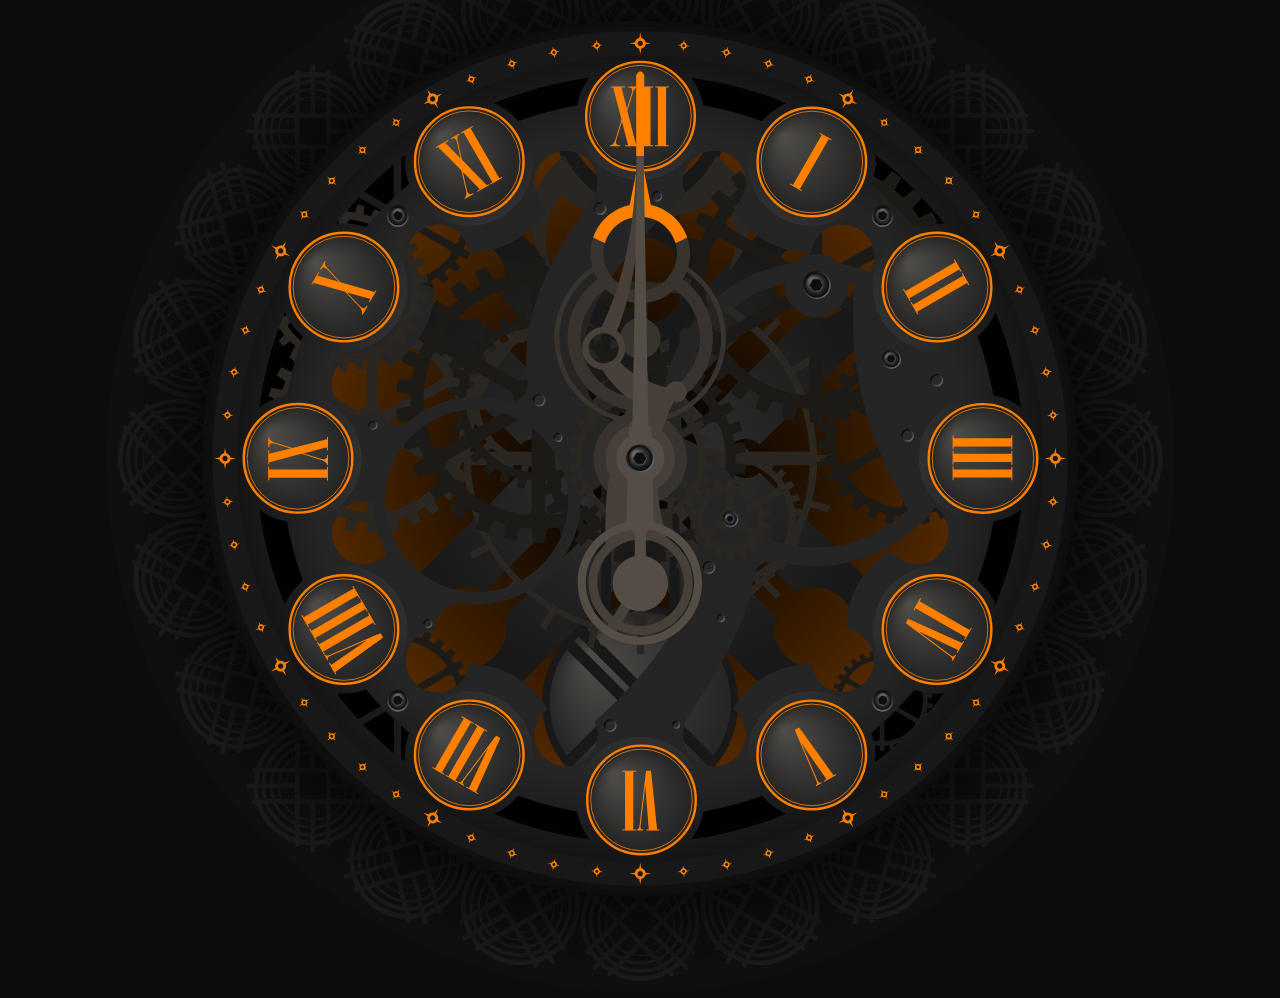
<file: ocolck1/index.html>
<!DOCTYPE html PUBLIC "-//W3C//DTD XHTML 1.0 Transitional//EN" "http://www.w3.org/TR/xhtml1/DTD/xhtml1-transitional.dtd">
<html xmlns="http://www.w3.org/1999/xhtml">
<head>
<meta http-equiv="Content-Type" content="text/html; charset=utf-8" />
<title>无标题文档</title>
</head>
<script src="js.js"></script>
<link rel="stylesheet" href="css.css" type="text/css" />
<body>
<div class="frame">

 <svg xmlns="http://www.w3.org/2000/svg" viewBox="0 0 1315 1315">
 	<defs>
	</defs>
  <g id="backdrop">
    <g id="backdrop_disk">
      <circle cx="657.5" cy="657.5" r="657.5" class="backdrop-disk"/>
      <g id="back_marks">
        <g id="XMLID_5_">
          <path d="M694.8 23.3L592.7 125.4M643.7 101.2L601 143.9M713.3 31.7l-42.7 42.6M721.7 50.2L619.6 152.3M721.7 125.4L619.6 23.3M643.7 74.4L601 31.7M713.3 143.9l-42.7-42.7M694.8 152.3L592.7 50.2" class="st1"/>
          <g transform="matrix(0.7071 -0.7071 0.7071 0.7071 130.4026 490.4157)">
            <ellipse cx="657.2" cy="87.8" class="st1" rx="70.2" ry="70.2"/>
            <ellipse cx="657.2" cy="87.8" class="st2" rx="60.8" ry="60.8"/>
            <ellipse cx="657.2" cy="87.8" class="st3" rx="51.3" ry="51.3"/>
            <ellipse cx="657.2" cy="87.8" class="st4" rx="41.9" ry="41.9"/>
            <ellipse cx="657.2" cy="87.8" class="st5" rx="32.5" ry="32.5"/>
          </g>
        </g>
        <g id="XMLID_6_">
          <path d="M694.8 1162.7l-102.1 102.1M643.7 1240.7l-42.7 42.6M713.3 1171.1l-42.7 42.7M721.7 1189.6l-102.1 102.1M721.7 1264.8l-102.1-102.1M643.7 1213.8l-42.7-42.7M713.3 1283.3l-42.7-42.7M694.8 1291.7l-102.1-102.1" class="st1"/>
          <g transform="matrix(0.7071 -0.7071 0.7071 0.7071 -675.2776 824.1394)">
            <ellipse cx="657.2" cy="1227.2" class="st1" rx="70.2" ry="70.2"/>
            <ellipse cx="657.2" cy="1227.2" class="st2" rx="60.8" ry="60.8"/>
            <ellipse cx="657.2" cy="1227.2" class="st3" rx="51.3" ry="51.3"/>
            <ellipse cx="657.2" cy="1227.2" class="st4" rx="41.9" ry="41.9"/>
            <ellipse cx="657.2" cy="1227.2" class="st5" rx="32.5" ry="32.5"/>
          </g>
        </g>
        <g id="XMLID_8_">
          <path d="M372.6 89.5l-37.3 139.4M367.4 182.5l-15.6 58.3M392.9 87.4l-15.6 58.4M409.4 99.3L372 238.8M447 164.4l-139.5-37.3M354 159.2l-58.4-15.6M449 184.7L390.7 169M437.1 201.2l-139.4-37.4" class="st1"/>
          <g transform="matrix(0.2588 -0.9659 0.9659 0.2588 117.436 481.2928)">
            <ellipse cx="372.3" cy="164.1" class="st1" rx="70.2" ry="70.2"/>
            <ellipse cx="372.3" cy="164.1" class="st2" rx="60.8" ry="60.8"/>
            <ellipse cx="372.3" cy="164.1" class="st3" rx="51.3" ry="51.3"/>
            <ellipse cx="372.3" cy="164.1" class="st4" rx="41.9" ry="41.9"/>
            <ellipse cx="372.3" cy="164.1" class="st5" rx="32.5" ry="32.5"/>
          </g>
        </g>
        <g id="XMLID_7_">
          <path d="M942.3 1076.2L905 1215.7M937.1 1169.2l-15.6 58.4M962.6 1074.2l-15.6 58.3M979.1 1086.1l-37.4 139.4M1016.7 1151.2l-139.5-37.4M923.7 1146l-58.4-15.7M1018.7 1171.4l-58.3-15.6M1006.8 1187.9l-139.4-37.3" class="st1"/>
          <g transform="matrix(0.2588 -0.9659 0.9659 0.2588 -413.4417 1762.9449)">
            <ellipse cx="942" cy="1150.9" class="st1" rx="70.2" ry="70.2"/>
            <ellipse cx="942" cy="1150.9" class="st2" rx="60.8" ry="60.8"/>
            <ellipse cx="942" cy="1150.9" class="st3" rx="51.3" ry="51.3"/>
            <ellipse cx="942" cy="1150.9" class="st4" rx="41.9" ry="41.9"/>
            <ellipse cx="942" cy="1150.9" class="st5" rx="32.5" ry="32.5"/>
          </g>
        </g>
        <g id="XMLID_10_">
          <path d="M126.8 307.8l37.3 139.5M168.7 391l15.7 58.3M143.3 296l15.6 58.3M163.5 298l37.4 139.5M228.6 335.6L89.2 373M145.4 377.6l-58.3 15.6M240.5 352.1l-58.3 15.6M238.5 372.3L99 409.7" class="st1"/>
          <g transform="matrix(0.9659 -0.2588 0.2588 0.9659 -90.867 55.0946)">
            <ellipse cx="163.8" cy="372.6" class="st1" rx="70.2" ry="70.2"/>
            <ellipse cx="163.8" cy="372.6" class="st2" rx="60.8" ry="60.8"/>
            <ellipse cx="163.8" cy="372.6" class="st3" rx="51.3" ry="51.3"/>
            <ellipse cx="163.8" cy="372.6" class="st4" rx="41.9" ry="41.9"/>
            <ellipse cx="163.8" cy="372.6" class="st5" rx="32.5" ry="32.5"/>
          </g>
        </g>
        <g id="XMLID_9_">
          <path d="M1113.5 877.5l37.4 139.5M1155.5 960.7l15.6 58.3M1130 865.7l15.6 58.3M1150.2 867.7l37.4 139.5M1215.4 905.3l-139.5 37.4M1132.2 947.3l-58.3 15.6M1227.3 921.8l-58.4 15.6M1225.2 942l-139.4 37.4" class="st1"/>
          <g transform="matrix(0.9659 -0.2588 0.2588 0.9659 -204.6939 329.8972)">
            <ellipse cx="1150.6" cy="942.4" class="st1" rx="70.2" ry="70.2"/>
            <ellipse cx="1150.6" cy="942.4" class="st2" rx="60.8" ry="60.8"/>
            <ellipse cx="1150.6" cy="942.4" class="st3" rx="51.3" ry="51.3"/>
            <ellipse cx="1150.6" cy="942.4" class="st4" rx="41.9" ry="41.9"/>
            <ellipse cx="1150.6" cy="942.4" class="st5" rx="32.5" ry="32.5"/>
          </g>
        </g>
        <g id="XMLID_12_">
          <path d="M23 619.9L125.1 722M100.9 670.9l42.7 42.7M31.3 601.4L74 644.1M49.9 593L152 695.1M125.1 593L23 695.1M74 670.9l-42.7 42.7M143.6 601.4l-42.7 42.7M152 619.9L49.9 722" class="st1"/>
          <g transform="matrix(0.7071 -0.7071 0.7071 0.7071 -439.2994 254.4375)">
            <ellipse cx="87.5" cy="657.5" class="st1" rx="70.2" ry="70.2"/>
            <ellipse cx="87.5" cy="657.5" class="st2" rx="60.8" ry="60.8"/>
            <ellipse cx="87.5" cy="657.5" class="st3" rx="51.3" ry="51.3"/>
            <ellipse cx="87.5" cy="657.5" class="st4" rx="41.9" ry="41.9"/>
            <ellipse cx="87.5" cy="657.5" class="st5" rx="32.5" ry="32.5"/>
          </g>
        </g>
        <g id="XMLID_11_">
          <path d="M1162.4 619.9L1264.5 722M1240.3 670.9l42.7 42.7M1170.7 601.4l42.7 42.7M1189.3 593l102.1 102.1M1264.5 593l-102.1 102.1M1213.4 670.9l-42.7 42.7M1283 601.4l-42.7 42.7M1291.4 619.9L1189.3 722" class="st1"/>
          <g transform="matrix(0.7071 -0.7071 0.7071 0.7071 -105.5757 1060.1177)">
            <ellipse cx="1226.9" cy="657.5" class="st1" rx="70.2" ry="70.2"/>
            <ellipse cx="1226.9" cy="657.5" class="st2" rx="60.8" ry="60.8"/>
            <ellipse cx="1226.9" cy="657.5" class="st3" rx="51.3" ry="51.3"/>
            <ellipse cx="1226.9" cy="657.5" class="st4" rx="41.9" ry="41.9"/>
            <ellipse cx="1226.9" cy="657.5" class="st5" rx="32.5" ry="32.5"/>
          </g>
        </g>
        <g id="XMLID_14_">
          <path d="M89.2 942l139.4 37.4M182.2 947.3l58.3 15.6M87.1 921.8l58.3 15.6M99 905.3l139.5 37.4M164.1 867.7l-37.3 139.5M158.9 960.7l-15.6 58.3M184.4 865.7L168.7 924M200.9 877.5L163.5 1017" class="st1"/>
          <g transform="matrix(0.2588 -0.9659 0.9659 0.2588 -788.829 856.68)">
            <ellipse cx="163.8" cy="942.4" class="st1" rx="70.2" ry="70.2"/>
            <ellipse cx="163.8" cy="942.4" class="st2" rx="60.8" ry="60.8"/>
            <ellipse cx="163.8" cy="942.4" class="st3" rx="51.3" ry="51.3"/>
            <ellipse cx="163.8" cy="942.4" class="st4" rx="41.9" ry="41.9"/>
            <ellipse cx="163.8" cy="942.4" class="st5" rx="32.5" ry="32.5"/>
          </g>
        </g>
        <g id="XMLID_13_">
          <path d="M1075.9 372.3l139.5 37.4M1168.9 377.6l58.4 15.6M1073.9 352.1l58.3 15.6M1085.8 335.6l139.4 37.4M1150.9 298l-37.4 139.5M1145.6 391l-15.6 58.3M1171.1 296l-15.6 58.3M1187.6 307.8l-37.4 139.5" class="st1"/>
          <g transform="matrix(0.2588 -0.9659 0.9659 0.2588 492.8232 1387.5577)">
            <ellipse cx="1150.6" cy="372.6" class="st1" rx="70.2" ry="70.2"/>
            <ellipse cx="1150.6" cy="372.6" class="st2" rx="60.8" ry="60.8"/>
            <ellipse cx="1150.6" cy="372.6" class="st3" rx="51.3" ry="51.3"/>
            <ellipse cx="1150.6" cy="372.6" class="st4" rx="41.9" ry="41.9"/>
            <ellipse cx="1150.6" cy="372.6" class="st5" rx="32.5" ry="32.5"/>
          </g>
        </g>
        <g id="XMLID_16_">
          <path d="M307.5 1187.9l139.5-37.3M390.7 1146l58.3-15.7M295.6 1171.4l58.4-15.6M297.7 1151.2l139.4-37.4M335.3 1086.1l37.3 139.4M377.3 1169.2l15.6 58.4M351.8 1074.2l15.6 58.3M372 1076.2l37.4 139.5" class="st1"/>
          <g transform="matrix(0.9659 -0.2588 0.2588 0.9659 -285.1817 135.5824)">
            <ellipse cx="372.3" cy="1150.9" class="st1" rx="70.2" ry="70.2"/>
            <ellipse cx="372.3" cy="1150.9" class="st2" rx="60.8" ry="60.8"/>
            <ellipse cx="372.3" cy="1150.9" class="st3" rx="51.3" ry="51.3"/>
            <ellipse cx="372.3" cy="1150.9" class="st4" rx="41.9" ry="41.9"/>
            <ellipse cx="372.3" cy="1150.9" class="st5" rx="32.5" ry="32.5"/>
          </g>
        </g>
        <g id="XMLID_15_">
          <path d="M877.2 201.2l139.5-37.4M960.4 159.2l58.3-15.6M865.3 184.7l58.4-15.7M867.4 164.4l139.4-37.3M905 99.3l37.3 139.5M947 182.5l15.6 58.3M921.5 87.4l15.6 58.4M941.7 89.5l37.4 139.4" class="st1"/>
          <g transform="matrix(0.9659 -0.2588 0.2588 0.9659 -10.3792 249.4093)">
            <ellipse cx="942" cy="164.1" class="st1" rx="70.2" ry="70.2"/>
            <ellipse cx="942" cy="164.1" class="st2" rx="60.8" ry="60.8"/>
            <ellipse cx="942" cy="164.1" class="st3" rx="51.3" ry="51.3"/>
            <ellipse cx="942" cy="164.1" class="st4" rx="41.9" ry="41.9"/>
            <ellipse cx="942" cy="164.1" class="st5" rx="32.5" ry="32.5"/>
          </g>
        </g>
        <g id="XMLID_33_">
          <path d="M529.4 35.2l-72.2 125M500.2 123.7L470 176M549.4 38.4l-30.2 52.3M562.3 54.2l-72.2 125M581.8 126.8L456.7 54.6M493.3 97.7L441 67.5M578.5 146.9l-52.3-30.2M562.7 159.8l-125-72.2" class="st1"/>
          <g transform="matrix(0.5 -0.866 0.866 0.5 162.0211 495.0492)">
            <ellipse cx="509.7" cy="107.2" class="st1" rx="70.2" ry="70.2"/>
            <ellipse cx="509.7" cy="107.2" class="st2" rx="60.8" ry="60.8"/>
            <ellipse cx="509.7" cy="107.2" class="st3" rx="51.3" ry="51.3"/>
            <ellipse cx="509.7" cy="107.2" class="st4" rx="41.9" ry="41.9"/>
            <ellipse cx="509.7" cy="107.2" class="st5" rx="32.5" ry="32.5"/>
          </g>
        </g>
        <g id="XMLID_32_">
          <path d="M824.3 1135.8l-72.2 125M795.1 1224.3l-30.2 52.3M844.3 1139l-30.2 52.3M857.2 1154.8l-72.2 125M876.7 1227.4l-125.1-72.2M788.2 1198.3l-52.3-30.2M873.4 1247.5l-52.3-30.2M857.6 1260.4l-125-72.2" class="st1"/>
          <g transform="matrix(0.5 -0.866 0.866 0.5 -643.6591 1300.7294)">
            <ellipse cx="804.6" cy="1207.8" class="st1" rx="70.2" ry="70.2"/>
            <ellipse cx="804.6" cy="1207.8" class="st2" rx="60.8" ry="60.8"/>
            <ellipse cx="804.6" cy="1207.8" class="st3" rx="51.3" ry="51.3"/>
            <ellipse cx="804.6" cy="1207.8" class="st4" rx="41.9" ry="41.9"/>
            <ellipse cx="804.6" cy="1207.8" class="st5" rx="32.5" ry="32.5"/>
          </g>
        </g>
        <g id="XMLID_31_">
          <path d="M235.3 182.5v144.4M254.3 273.7v60.4M254.3 175.3v60.3M273.4 182.5v144.4M326.5 235.6H182.2M235.3 254.7h-60.4M333.7 254.7h-60.3M326.5 273.7H182.2" class="st1"/>
          <circle cx="254.3" cy="254.7" r="70.2" class="st1"/>
          <circle cx="254.3" cy="254.7" r="60.8" class="st2"/>
          <circle cx="254.3" cy="254.7" r="51.3" class="st3"/>
          <circle cx="254.3" cy="254.7" r="41.9" class="st4"/>
          <circle cx="254.3" cy="254.7" r="32.5" class="st5"/>
        </g>
        <g id="XMLID_30_">
          <path d="M1041 988.1v144.4M1060 1079.4v60.3M1060 980.9v60.4M1079 988.1v144.4M1132.2 1041.3H987.8M1041 1060.3h-60.4M1139.4 1060.3H1079M1132.2 1079.4H987.8" class="st1"/>
          <circle cx="1060" cy="1060.3" r="70.2" class="st1"/>
          <circle cx="1060" cy="1060.3" r="60.8" class="st2"/>
          <circle cx="1060" cy="1060.3" r="51.3" class="st3"/>
          <circle cx="1060" cy="1060.3" r="41.9" class="st4"/>
          <circle cx="1060" cy="1060.3" r="32.5" class="st5"/>
        </g>
        <g id="XMLID_29_">
          <path d="M54.3 457l72.2 125.1M116.4 526.5l30.2 52.3M67.2 441.3l30.2 52.3M87.3 438l72.2 125.1M159.9 457.5l-125 72.2M90.4 519.6l-52.3 30.2M175.7 470.3l-52.3 30.2M178.9 490.4l-125 72.2" class="st1"/>
          <g transform="matrix(0.866 -0.5 0.5 0.866 -240.7038 121.7816)">
            <ellipse cx="106.9" cy="510.1" class="st1" rx="70.2" ry="70.2"/>
            <ellipse cx="106.9" cy="510.1" class="st2" rx="60.8" ry="60.8"/>
            <ellipse cx="106.9" cy="510.1" class="st3" rx="51.3" ry="51.3"/>
            <ellipse cx="106.9" cy="510.1" class="st4" rx="41.9" ry="41.9"/>
            <ellipse cx="106.9" cy="510.1" class="st5" rx="32.5" ry="32.5"/>
          </g>
        </g>
        <g id="XMLID_28_">
          <path d="M1154.9 751.9l72.2 125.1M1217 821.4l30.2 52.3M1167.8 736.2l30.2 52.3M1187.9 732.9L1260 858M1260.5 752.4l-125.1 72.2M1191 814.5l-52.3 30.2M1276.2 765.2l-52.3 30.2M1279.5 785.3l-125 72.2" class="st1"/>
          <g transform="matrix(0.866 -0.5 0.5 0.866 -240.7038 711.5804)">
            <ellipse cx="1207.5" cy="804.9" class="st1" rx="70.2" ry="70.2"/>
            <ellipse cx="1207.5" cy="804.9" class="st2" rx="60.8" ry="60.8"/>
            <ellipse cx="1207.5" cy="804.9" class="st3" rx="51.3" ry="51.3"/>
            <ellipse cx="1207.5" cy="804.9" class="st4" rx="41.9" ry="41.9"/>
            <ellipse cx="1207.5" cy="804.9" class="st5" rx="32.5" ry="32.5"/>
          </g>
        </g>
        <g id="XMLID_27_">
          <path d="M34.9 785.3l125 72.2M123.4 814.5l52.3 30.2M38.1 765.2l52.3 30.2M53.9 752.4l125 72.2M126.5 732.9L54.3 858M97.4 821.4l-30.2 52.3M146.6 736.2l-30.2 52.3M159.5 751.9L87.3 877" class="st1"/>
          <g transform="matrix(0.5 -0.866 0.866 0.5 -643.6591 495.0492)">
            <ellipse cx="106.9" cy="804.9" class="st1" rx="70.2" ry="70.2"/>
            <ellipse cx="106.9" cy="804.9" class="st2" rx="60.8" ry="60.8"/>
            <ellipse cx="106.9" cy="804.9" class="st3" rx="51.3" ry="51.3"/>
            <ellipse cx="106.9" cy="804.9" class="st4" rx="41.9" ry="41.9"/>
            <ellipse cx="106.9" cy="804.9" class="st5" rx="32.5" ry="32.5"/>
          </g>
        </g>
        <g id="XMLID_26_">
          <path d="M1135.4 490.4l125.1 72.2M1223.9 519.6l52.3 30.2M1138.7 470.3l52.3 30.2M1154.5 457.5l125 72.2M1227.1 438l-72.2 125.1M1198 526.5l-30.2 52.3M1247.2 441.3l-30.2 52.3M1260 457l-72.1 125.1" class="st1"/>
          <g transform="matrix(0.5 -0.866 0.866 0.5 162.0211 1300.7294)">
            <ellipse cx="1207.5" cy="510.1" class="st1" rx="70.2" ry="70.2"/>
            <ellipse cx="1207.5" cy="510.1" class="st2" rx="60.8" ry="60.8"/>
            <ellipse cx="1207.5" cy="510.1" class="st3" rx="51.3" ry="51.3"/>
            <ellipse cx="1207.5" cy="510.1" class="st4" rx="41.9" ry="41.9"/>
            <ellipse cx="1207.5" cy="510.1" class="st5" rx="32.5" ry="32.5"/>
          </g>
        </g>
        <g id="XMLID_25_">
          <path d="M182.2 1079.4h144.3M273.4 1060.3h60.3M174.9 1060.3h60.4M182.2 1041.3h144.3M235.3 988.1v144.4M254.3 1079.4v60.3M254.3 980.9v60.4M273.4 988.1v144.4" class="st1"/>
          <circle cx="254.3" cy="1060.3" r="70.2" class="st1"/>
          <circle cx="254.3" cy="1060.3" r="60.8" class="st2"/>
          <circle cx="254.3" cy="1060.3" r="51.3" class="st3"/>
          <circle cx="254.3" cy="1060.3" r="41.9" class="st4"/>
          <circle cx="254.3" cy="1060.3" r="32.5" class="st5"/>
        </g>
        <g id="XMLID_24_">
          <path d="M987.8 273.7h144.4M1079 254.7h60.4M980.6 254.7h60.4M987.8 235.6h144.4M1041 182.5v144.4M1060 273.7v60.4M1060 175.3v60.3M1079 182.5v144.4" class="st1"/>
          <circle cx="1060" cy="254.7" r="70.2" class="st1"/>
          <circle cx="1060" cy="254.7" r="60.8" class="st2"/>
          <circle cx="1060" cy="254.7" r="51.3" class="st3"/>
          <circle cx="1060" cy="254.7" r="41.9" class="st4"/>
          <circle cx="1060" cy="254.7" r="32.5" class="st5"/>
        </g>
        <g id="XMLID_23_">
          <path d="M456.7 1260.4l125.1-72.2M526.2 1198.3l52.3-30.2M441 1247.5l52.3-30.2M437.7 1227.4l125-72.2M457.2 1154.8l72.2 125M519.2 1224.3l30.2 52.3M470 1139l30.2 52.3M490.1 1135.8l72.2 125" class="st1"/>
          <g transform="matrix(0.866 -0.5 0.5 0.866 -535.6033 416.681)">
            <ellipse cx="509.7" cy="1207.8" class="st1" rx="70.2" ry="70.2"/>
            <ellipse cx="509.7" cy="1207.8" class="st2" rx="60.8" ry="60.8"/>
            <ellipse cx="509.7" cy="1207.8" class="st3" rx="51.3" ry="51.3"/>
            <ellipse cx="509.7" cy="1207.8" class="st4" rx="41.9" ry="41.9"/>
            <ellipse cx="509.7" cy="1207.8" class="st5" rx="32.5" ry="32.5"/>
          </g>
        </g>
        <g id="XMLID_22_">
          <path d="M751.6 159.8l125.1-72.2M821.1 97.7l52.3-30.2M735.9 146.9l52.3-30.2M732.6 126.8l125-72.2M752.1 54.2l72.2 125M814.1 123.7l30.2 52.3M764.9 38.4l30.2 52.3M785 35.2l72.2 125" class="st1"/>
          <g transform="matrix(0.866 -0.5 0.5 0.866 54.1956 416.681)">
            <ellipse cx="804.6" cy="107.2" class="st1" rx="70.2" ry="70.2"/>
            <ellipse cx="804.6" cy="107.2" class="st2" rx="60.8" ry="60.8"/>
            <ellipse cx="804.6" cy="107.2" class="st3" rx="51.3" ry="51.3"/>
            <ellipse cx="804.6" cy="107.2" class="st4" rx="41.9" ry="41.9"/>
            <ellipse cx="804.6" cy="107.2" class="st5" rx="32.5" ry="32.5"/>
          </g>
        </g>
        <radialGradient id="SVGID_1_" cx="657.5" cy="657.5" r="640.396" gradientUnits="userSpaceOnUse">
          <stop offset=".7" style="stop-color:#000000"/>
          <stop offset="1" style="stop-color:#000000;stop-opacity:0"/>
        </radialGradient>
        <circle cx="657.5" cy="657.5" r="640.4" class="st6"/>
      </g>
      <radialGradient id="backdrop_glow_gradient" cx="657.5" cy="657.5" r="419.904" gradientUnits="userSpaceOnUse">
        <stop offset="0" style="stop-color:#000000"/>
        <stop offset=".192" style="stop-color:#0A0500"/>
        <stop offset=".524" style="stop-color:#261300"/>
        <stop offset=".954" style="stop-color:#542900"/>
        <stop offset="1" style="stop-color:#592C00"/>
      </radialGradient>
      <circle id="backdrop_glow" cx="657.5" cy="657.5" r="419.9" class="backdrop-glow-gradient"/>
    </g>
  </g>
  <g id="WOS">
    <radialGradient id="SVGID_2_" cx="657.185" cy="657.5" r="292.128" gradientUnits="userSpaceOnUse">
      <stop offset="0" style="stop-color:#333333"/>
      <stop offset="1" style="stop-color:#181818"/>
    </radialGradient>
    <path d="M787 633.3c6.7 0 12.7 2.7 17.1 7.1l145.2-145.2c-8.8-15.9-18.9-31-30.2-45.1-2.1 8.3-6.4 16.1-12.9 22.6-13.3 13.3-32.3 17.5-49.2 12.5L735.9 606.4l-27.6-27.6 118.6-118.6c-9.5-18.7-6.5-42.1 9.1-57.7 6.1-6.1 13.5-10.3 21.3-12.6-12-9-24.7-17.2-37.9-24.5L674.3 510.6c4.4 4.4 7.1 10.4 7.1 17.1 0 13.3-10.8 24.2-24.2 24.2S633 541 633 527.6c0-6.7 2.7-12.7 7.1-17.1L494.9 365.4c-13.2 7.3-25.9 15.5-37.9 24.5 7.8 2.2 15.2 6.4 21.3 12.6 15.6 15.6 18.6 39 9.1 57.7L606 578.8l-27.6 27.6-121.1-121.2c-16.9 5-35.9.8-49.2-12.5-6.5-6.5-10.8-14.3-12.9-22.6-11.2 14.2-21.3 29.2-30.2 45.1l145.2 145.2c4.4-4.4 10.4-7.1 17.1-7.1 13.3 0 24.2 10.8 24.2 24.2 0 13.3-10.8 24.2-24.2 24.2-6.7 0-12.7-2.7-17.1-7.1L365.1 819.8c8.4 15.2 18 29.6 28.6 43.2.6-11.9 5.4-23.5 14.5-32.6 15.6-15.6 39-18.6 57.7-9.1l112.6-112.6 27.6 27.6-115.2 115.1c5 16.9.8 35.9-12.5 49.2-9.4 9.4-21.7 14.2-34 14.5 15.7 13 32.6 24.6 50.6 34.5l145.2-145.2c-4.4-4.4-7.1-10.4-7.1-17.1 0-13.3 10.8-24.2 24.2-24.2s24.2 10.8 24.2 24.2c0 6.7-2.7 12.7-7.1 17.1l145.2 145.2c17.9-10 34.9-21.6 50.6-34.5-12.3-.3-24.6-5.1-34-14.5-13.3-13.3-17.5-32.3-12.5-49.2L708.3 736.2l27.6-27.6 112.6 112.6c18.7-9.5 42.1-6.5 57.7 9.1 9.1 9.1 13.9 20.7 14.5 32.6 10.6-13.6 20.2-28 28.6-43.2L804.1 674.6c-4.4 4.4-10.4 7.1-17.1 7.1-13.3 0-24.2-10.8-24.2-24.2.1-13.3 10.9-24.2 24.2-24.2zM657.2 734c-42.3 0-76.5-34.3-76.5-76.5S615 581 657.2 581s76.5 34.3 76.5 76.5-34.2 76.5-76.5 76.5z" class="st8"/>
  </g>
  <g id="pendilum">
    <path d="M705.3 376.1v-41.4c35.9-17.8 60.7-54.8 60.7-97.5h-20c0 31.2-16.2 58.8-40.7 74.6v-75.2h-12v81.8c-5.1 2.3-10.5 4.1-16.1 5.4v-87.2h-12v89.1c-2.6.2-5.3.4-8 .4s-5.4-.1-8-.4v-89.1h-12v87.2c-5.6-1.3-11-3.1-16.1-5.4v-81.8h-12v75.2c-24.5-15.8-40.7-43.3-40.7-74.6h-20c0 42.7 24.8 79.8 60.7 97.5v40.6c-19.4 14.5-31.9 37.6-31.9 63.7s12.5 49.2 31.9 63.7v365.5h12V510.1c5.1 2.5 10.4 4.6 16.1 6v352.1h12V518.1c2.5.2 5 .4 7.5.4 2.9 0 5.7-.2 8.5-.5v350.2h12V515.8c5.6-1.5 11-3.6 16.1-6.2v358.6h12V501.9c18.8-14.5 30.9-37.3 30.9-62.9s-12.1-48.3-30.9-62.9zm-28.1-32c5.5-1 10.9-2.5 16.1-4.3v28.6c-5.1-2.6-10.4-4.7-16.1-6.2v-18.1zm-28.1 1.6c2.7.2 5.3.3 8 .3s5.4-.1 8-.3V360c-2.8-.3-5.7-.5-8.5-.5-2.5 0-5.1.1-7.5.4v-14.2zm-28-5.9c5.2 1.8 10.6 3.3 16.1 4.3v17.8c-5.6 1.4-11 3.5-16.1 6v-28.1zm35.6 153.7c-30.1 0-54.5-24.4-54.5-54.5s24.4-54.5 54.5-54.5 54.5 24.4 54.5 54.5-24.4 54.5-54.5 54.5z" class="st9"/>
    <radialGradient id="SVGID_3_" cx="657.185" cy="957.821" r="115.738" fx="593.423" fy="900.537" gradientUnits="userSpaceOnUse">
      <stop offset="0" style="stop-color:#504d49"/>
      <stop offset=".941" style="stop-color:#262626"/>
    </radialGradient>
    <circle cx="657.2" cy="957.8" r="117.6" class="st10"/>
    <path id="wheel" d="M657.2 837.3c-66.6 0-120.6 54-120.6 120.6s54 120.6 120.6 120.6 120.6-54 120.6-120.6-54-120.6-120.6-120.6zm76.1 202.2L667 973.2l5.6-5.6 66.3 66.3c-1.9 1.9-3.7 3.8-5.6 5.6zm5.5-157.7L672.5 948l-5.6-5.6 66.3-66.3c2 1.9 3.8 3.7 5.6 5.7zm-56.5 76l65.3-65.3c13.3 18.4 21.1 40.9 21.1 65.3s-7.8 47-21.1 65.3l-65.3-65.3zm40.2-90.5l-65.3 65.3-65.3-65.3c18.4-13.3 40.9-21.1 65.3-21.1s47 7.9 65.3 21.1zm-59.7 90.5l-5.6 5.6-5.6-5.6 5.6-5.6 5.6 5.6zm-87.3 76.1l66.3-66.3 5.6 5.6-66.3 66.3c-1.9-1.8-3.8-3.7-5.6-5.6zm66.3-85.9l-66.3-66.3c1.8-1.9 3.7-3.8 5.6-5.6l66.3 66.3-5.6 5.6zm-75.1-55.5l65.3 65.3-65.3 65.3c-13.3-18.4-21.1-40.9-21.1-65.3s7.8-46.9 21.1-65.3zm90.5 176.9c-24.4 0-47-7.8-65.3-21.1l65.3-65.3 65.3 65.3c-18.3 13.3-40.9 21.1-65.3 21.1z" class="st9"/>
  </g>
  <g id="gear_anchor">
    <!--circle cx="657.2" cy="274.5" r="193.5" class="st11"/-->
    <path d="M792.3 363.2c0-30.6-15.9-58.3-41.5-77.9-19.2 35.5-49.3 59.5-83.7 63.4v-40.1c12.6-3.6 22.3-13.9 24.9-26.9h19.6v-13.4h-19.5c-3-16.5-17.4-29.1-34.8-29.1s-31.8 12.5-34.8 29.1H603v13.4h19.6c2.6 12.9 12.4 23.3 24.9 26.9v40.1c-34.4-3.8-64.5-27.9-83.7-63.4-25.6 19.7-41.5 47.3-41.5 77.9 0 24.7 10.4 47.5 27.9 65.7-6.1-12.3-9.4-25.8-9.4-40 0-20.6 7.1-39.7 19.2-55.6 14.9 17.8 52.8 30.5 97.2 30.5 44.4 0 82.3-12.7 97.2-30.5 12.1 16 19.2 35.1 19.2 55.6 0 14.2-3.4 27.7-9.4 40 17.7-18.2 28.1-41 28.1-65.7zm-134.8-114c11.8 0 21.8 8.1 24.5 19.1h-9.3c-2.5-6-8.4-10.2-15.3-10.2s-12.8 4.2-15.3 10.2H633c2.7-11 12.7-19.1 24.5-19.1zm-24.3 32.4h9.4c2.7 5.5 8.3 9.4 14.9 9.4s12.2-3.8 14.9-9.4h9.4c-3.1 10.5-12.8 18.2-24.3 18.2s-21.2-7.7-24.3-18.2z" class="gear-front"/>
  </g>
  <g id="gear_click">
    <path id="click_wheel" d="M898.2 661.9v-8.8h-23.4c-.3-16.4-2.5-32.3-6.2-47.6l22.5-6-2.3-8.5-22.5 6c-4.5-15.6-10.7-30.4-18.4-44.4l20.2-11.7-4.4-7.6-20.2 11.7c-8.3-13.8-18.2-26.5-29.3-38.1l16.5-16.5-6.2-6.2-16.5 16.5c-11.5-11.1-24.3-20.9-38.1-29.3l11.7-20.2-7.6-4.4-11.7 20.2c-13.9-7.7-28.8-13.9-44.4-18.4l6-22.5-8.5-2.3-6 22.5c-15.3-3.8-31.2-5.9-47.6-6.2v-23.4H653v23.4c-16.4.3-32.3 2.5-47.6 6.2l-6-22.5-8.5 2.3 6 22.5c-15.6 4.5-30.4 10.7-44.4 18.4L541 446.9l-7.6 4.4 11.7 20.2c-13.8 8.3-26.5 18.2-38.1 29.3l-16.5-16.5-6.2 6.2 16.5 16.5c-11.1 11.5-20.9 24.3-29.3 38.1l-20.2-11.7-4.4 7.6 20.2 11.7c-7.7 13.9-13.9 28.8-18.4 44.4l-22.5-6-2.3 8.5 22.5 6c-3.8 15.3-5.9 31.2-6.2 47.6h-23.4v8.8h23.4c.3 16.4 2.5 32.3 6.2 47.6l-22.5 6 2.3 8.5 22.5-6c4.5 15.6 10.7 30.4 18.4 44.4L446.9 774l4.4 7.6 20.2-11.7c8.3 13.8 18.2 26.5 29.3 38.1l-16.5 16.5 6.2 6.2 16.5-16.5c11.5 11.1 24.3 20.9 38.1 29.3l-11.7 20.2 7.6 4.4 11.7-20.2c13.9 7.7 28.8 13.9 44.4 18.4l-6 22.5 8.5 2.3 6-22.5c15.3 3.8 31.2 5.9 47.6 6.2v23.4h8.8v-23.4c16.4-.3 32.3-2.5 47.6-6.2l6 22.5 8.5-2.3-6-22.5c15.6-4.5 30.4-10.7 44.4-18.4l11.7 20.2 7.6-4.4-11.8-20.2c13.8-8.3 26.5-18.2 38.1-29.3l16.5 16.5 6.2-6.2-16.5-16.5c11.1-11.5 20.9-24.3 29.3-38.1l20.2 11.7 4.4-7.6-20.2-11.7c7.7-13.9 13.9-28.8 18.4-44.4l22.5 6 2.3-8.5-22.5-6c3.8-15.3 5.9-31.2 6.2-47.6h23.3zm-32.6-12.8H689c-3-11.3-11.8-20.1-23.1-23.1V450c108.1 4.4 195 91.1 199.7 199.1zM649.1 450v176c-11.3 3-20.1 11.8-23.1 23.1H448.9c4.7-108.2 91.9-195 200.2-199.1zM448.8 665.9H626c3 11.3 11.8 20.1 23.1 23.1v177.8c-108.9-4.2-196.4-91.9-200.3-200.9zm217.1 200.9V689c11.3-3 20.1-11.8 23.1-23.1h176.7c-3.9 108.8-91.1 196.4-199.8 200.9z" class="gear-front"/>
  </g>
  <g id="gears">
    <path id="gear_eleven" d="M615.1 581.6l9.1-1.8-.8-7.8-9.2.1c-.4-2.6-1-5.1-1.6-7.6l8.5-3.6-2.4-7.5-9 2.1c-.9-2.4-2-4.8-3.2-7.1l7.5-5.3-3.9-6.8-8.4 3.9c-1.4-2.2-3-4.3-4.6-6.3l6.3-6.8-5.2-5.8-7.4 5.5c-1.8-1.8-3.8-3.6-5.8-5.2l4.7-7.9-6.3-4.6-6.1 7c-2.2-1.4-4.4-2.7-6.7-3.9l3-8.7-7.2-3.2-4.5 8.1c-2.4-.9-4.9-1.7-7.4-2.4l1.1-9.2-7.7-1.6-2.7 8.8c-2.5-.4-5.1-.7-7.7-.8l-.8-9.2h-7.8l-.8 9.2c-2.6.1-5.2.4-7.7.8l-2.7-8.8-7.7 1.6 1.1 9.2c-2.5.7-5 1.5-7.4 2.4l-4.5-8.1-7.2 3.2 3 8.7c-2.3 1.2-4.6 2.5-6.7 3.9l-6.1-7-6.3 4.6 4.7 7.9c-2 1.6-3.9 3.4-5.8 5.2l-7.4-5.5-5.2 5.8 6.3 6.8c-1.6 2-3.1 4.1-4.6 6.3l-8.4-3.9-3.9 6.8 7.5 5.3c-1.2 2.3-2.2 4.7-3.2 7.1l-9-2.1-2.4 7.5 8.5 3.6c-.7 2.5-1.2 5-1.6 7.6l-9.2-.1-.8 7.8 9.1 1.8c-.1 1.3-.1 6.5 0 7.8l-9.1 1.8.8 7.8 9.2-.1c.4 2.6 1 5.1 1.6 7.6l-8.5 3.6 2.4 7.5 9-2.1c.9 2.4 2 4.8 3.2 7.1l-7.5 5.3 3.9 6.8 8.4-3.9c1.4 2.2 3 4.3 4.6 6.3l-6.3 6.8 5.2 5.8 7.4-5.5c1.8 1.8 3.8 3.6 5.8 5.2l-4.7 7.9 6.3 4.6 6.1-7c2.2 1.4 4.4 2.7 6.7 3.9l-3 8.7 7.2 3.2 4.5-8.1c2.4.9 4.9 1.7 7.4 2.4l-1.1 9.2 7.7 1.6 2.7-8.8c2.5.4 5.1.7 7.7.8l.8 9.2h7.8l.8-9.2c2.6-.1 5.2-.4 7.7-.8l2.7 8.8 7.7-1.6-1.1-9.2c2.5-.7 5-1.5 7.4-2.4l4.5 8.1 7.2-3.2-3-8.7c2.3-1.2 4.6-2.5 6.7-3.9l6.1 7 6.3-4.6-4.7-7.9c2-1.6 3.9-3.4 5.8-5.2l7.4 5.5 5.2-5.8-6.3-6.8c1.6-2 3.1-4.1 4.6-6.3l8.4 3.9 3.9-6.8-7.5-5.3c1.2-2.3 2.2-4.7 3.2-7.1l9 2.1 2.4-7.5-8.5-3.6c.7-2.5 1.2-5 1.6-7.6l9.2.1.8-7.8-9.1-1.8c.1-1.3.1-6.5 0-7.8zm-78.5-65.5c0-2.5 2.2-4.5 4.7-4.2 20.5 2.4 38.5 13.1 50.4 28.7 1.5 2 1 5-1.3 6.2l-43.3 25c-4.7 2.7-10.6-.7-10.6-6.1v-49.6zM473.5 541c11.7-15.6 29.4-26.4 49.7-29 2.5-.3 4.8 1.6 4.8 4.2v49.5c0 5.4-5.9 8.9-10.6 6.1l-42.6-24.6c-2.3-1.3-2.8-4.2-1.3-6.2zm-9.2 73.1c-3.7-8.8-5.7-18.5-5.7-28.6 0-10.2 2.1-20 5.8-28.9 1-2.3 3.8-3.3 6-2l42.6 24.6c4.7 2.7 4.7 9.5 0 12.3l-42.7 24.7c-2.1 1.2-5 .3-6-2.1zm63.7 40.7c0 2.6-2.3 4.5-4.8 4.2-20.4-2.6-38.2-13.5-49.9-29.2-1.5-2-.9-4.9 1.3-6.2l42.8-24.7c4.7-2.7 10.6.7 10.6 6.1v49.8zm-4.7-69.3c0-5.2 4.2-9.5 9.5-9.5 5.2 0 9.5 4.2 9.5 9.5 0 5.2-4.2 9.5-9.5 9.5s-9.5-4.3-9.5-9.5zm68.6 44.7c-11.9 15.7-30 26.6-50.6 28.9-2.5.3-4.7-1.7-4.7-4.2V605c0-5.4 5.9-8.9 10.6-6.1l43.4 25.1c2.2 1.3 2.8 4.2 1.3 6.2zm9-15.6c-1 2.3-3.8 3.3-6 2l-43.5-25.1c-4.7-2.7-4.7-9.5 0-12.3l43.4-25c2.2-1.3 5-.3 6 2 3.9 9 6 18.9 6 29.3.1 10.3-2.1 20.2-5.9 29.1z" class="gear-front"/>
    <path id="gear_ten" d="M447.2 610.9l13.2-2.6-1.2-11.3-13.4.2c-.6-3.7-1.4-7.4-2.3-11l12.3-5.3-3.5-10.8-13 3c-1.4-3.5-2.9-7-4.6-10.3l10.9-7.7-5.7-9.8-12.2 5.6c-2.1-3.1-4.3-6.2-6.6-9.1l9.1-9.8-7.6-8.4-10.7 8c-2.7-2.6-5.5-5.2-8.4-7.5l6.9-11.5-9.2-6.7-8.8 10.1c-3.2-2-6.4-3.9-9.8-5.6l4.3-12.7-10.4-4.6-6.5 11.7c-3.5-1.3-7.1-2.5-10.7-3.5l1.6-13.3-11.1-2.4-3.9 12.8c-3.7-.6-7.4-.9-11.2-1.2l-1.2-13.4h-11.4l-1.2 13.4c-3.8.2-7.5.6-11.2 1.2l-3.9-12.8-11.1 2.4 1.6 13.3c-3.6 1-7.2 2.2-10.7 3.5l-6.5-11.7-10.4 4.6 4.3 12.7c-3.3 1.7-6.6 3.6-9.8 5.6l-8.8-10.1-9.2 6.7L252 524c-2.9 2.4-5.7 4.9-8.4 7.5l-10.7-8-7.6 8.4 9.1 9.8c-2.3 2.9-4.6 6-6.6 9.1l-12.2-5.6-5.7 9.8 10.9 7.7c-1.7 3.3-3.2 6.8-4.6 10.3l-13-3-3.5 10.8 12.3 5.3c-.9 3.6-1.7 7.3-2.3 11l-13.4-.2-1.2 11.3 13.2 2.6c-.1 1.9-.1 9.4 0 11.3l-13.2 2.6 1.2 11.3 13.4-.2c.6 3.7 1.4 7.4 2.3 11l-12.3 5.3 3.5 10.8 13-3c1.4 3.5 2.9 7 4.6 10.3l-10.9 7.7 5.7 9.8 12.2-5.6c2.1 3.1 4.3 6.2 6.6 9.1l-9.1 9.8 7.6 8.4 10.7-8c2.7 2.6 5.5 5.2 8.4 7.5l-6.9 11.5 9.2 6.7 8.8-10.1c3.2 2 6.4 3.9 9.8 5.6l-4.3 12.7 10.4 4.6 6.5-11.7c3.5 1.3 7.1 2.5 10.7 3.5l-1.6 13.3 11.1 2.4 3.9-12.8c3.7.6 7.4.9 11.2 1.2l1.2 13.4h11.4l1.2-13.4c3.8-.2 7.5-.6 11.2-1.2l3.9 12.8 11.1-2.4-1.6-13.3c3.6-1 7.2-2.2 10.7-3.5l6.5 11.7 10.4-4.6-4.3-12.7c3.3-1.7 6.6-3.6 9.8-5.6l8.8 10.1 9.2-6.7-6.9-11.5c2.9-2.4 5.7-4.9 8.4-7.5l10.7 8 7.6-8.4-9.1-9.8c2.3-2.9 4.6-6 6.6-9.1l12.2 5.6 5.7-9.8-10.9-7.7c1.7-3.3 3.2-6.8 4.6-10.3l13 3 3.5-10.8-12.3-5.3c.9-3.6 1.7-7.3 2.3-11l13.4.2 1.2-11.3-13.2-2.6c.1-1.8.1-9.4.1-11.2zm-113.9-95c0-3.7 3.2-6.5 6.9-6.1 29.8 3.4 55.8 19 73.1 41.6 2.2 2.9 1.4 7.2-1.8 9l-62.7 36.2c-6.8 3.9-15.4-1-15.4-8.9v-71.8zm-91.5 36c17-22.6 42.7-38.2 72.1-42 3.7-.5 6.9 2.4 6.9 6.1v71.7c0 7.9-8.6 12.8-15.4 8.9L243.7 561c-3.2-1.9-4.1-6.1-1.9-9.1zM228.6 658c-5.3-12.8-8.3-26.8-8.3-41.5 0-14.8 3-29 8.5-41.8 1.4-3.4 5.5-4.8 8.7-2.9l61.8 35.7c6.8 3.9 6.8 13.8 0 17.8L237.4 661c-3.3 1.8-7.4.4-8.8-3zm92.3 59c0 3.7-3.3 6.6-6.9 6.1-29.5-3.8-55.3-19.6-72.3-42.3-2.2-2.9-1.3-7.2 1.9-9l62-35.8c6.8-3.9 15.4 1 15.4 8.9V717zM314 616.5c0-7.6 6.2-13.7 13.7-13.7s13.7 6.2 13.7 13.7c0 7.6-6.2 13.7-13.7 13.7s-13.7-6.1-13.7-13.7zm99.4 64.8c-17.3 22.8-43.4 38.5-73.3 41.9-3.7.4-6.9-2.4-6.9-6.1v-72.3c0-7.9 8.6-12.8 15.4-8.9l62.9 36.3c3.3 1.9 4.2 6.2 1.9 9.1zm13.2-22.6c-1.4 3.4-5.5 4.7-8.7 2.9l-63-36.4c-6.8-3.9-6.8-13.8 0-17.8l62.9-36.3c3.2-1.8 7.3-.5 8.7 2.9 5.6 13 8.7 27.4 8.7 42.5 0 15-3.1 29.2-8.6 42.2z" class="gear-front"/>
		<path id="gear_nine" d="M1025.3 437.4l16.7-3.3-1.5-14.3-17 .3c-.8-4.7-1.8-9.4-3-14l15.6-6.7-4.5-13.7-16.6 3.8c-1.7-4.5-3.7-8.8-5.8-13.1l13.9-9.8-7.2-12.5-15.4 7.1c-2.6-4-5.4-7.8-8.4-11.6l11.6-12.5-9.6-10.7-13.6 10.2c-3.4-3.4-6.9-6.5-10.6-9.6l8.7-14.6-11.7-8.5-11.2 12.8c-4-2.6-8.1-5-12.4-7.2l5.5-16.1-13.2-5.9-8.3 14.8c-4.4-1.7-9-3.2-13.6-4.4l2-16.9-14.1-3-5 16.2c-4.7-.7-9.4-1.2-14.2-1.5l-1.5-16.9h-14.4l-1.5 16.9c-4.8.3-9.5.8-14.2 1.5l-5-16.2-14.1 3 2 16.9c-4.6 1.3-9.2 2.7-13.6 4.4l-8.3-14.8-13.2 5.9 5.5 16.1c-4.2 2.2-8.4 4.6-12.4 7.2l-11.2-12.8-11.7 8.5 8.7 14.6c-3.7 3-7.2 6.2-10.6 9.6l-13.6-10.2-9.6 10.7 11.6 12.5c-3 3.7-5.8 7.6-8.4 11.6l-15.4-7.1-7.2 12.5 13.9 9.8c-2.1 4.2-4.1 8.6-5.8 13.1l-16.6-3.8-4.5 13.7 15.6 6.7c-1.2 4.6-2.2 9.3-3 14l-17-.3-1.5 14.3 16.7 3.3c-.1 2.4-.1 11.9 0 14.3l-16.7 3.3 1.5 14.3 17-.3c.8 4.7 1.8 9.4 3 14l-15.6 6.7 4.5 13.7 16.6-3.8c1.7 4.5 3.7 8.8 5.8 13.1l-13.9 9.8 7.2 12.5 15.4-7.1c2.6 4 5.4 7.8 8.4 11.6L743.7 552l9.6 10.7 13.6-10.2c3.4 3.4 6.9 6.5 10.6 9.6l-8.7 14.6 11.7 8.5 11.2-12.8c4 2.6 8.1 5 12.4 7.2l-5.5 16.1 13.2 5.9 8.3-14.8c4.4 1.7 9 3.2 13.6 4.4l-2 16.9 14.1 3 5-16.2c4.7.7 9.4 1.2 14.2 1.5l1.5 16.9H881l1.5-16.9c4.8-.3 9.5-.8 14.2-1.5l5 16.2 14.1-3-2-16.9c4.6-1.3 9.2-2.7 13.6-4.4l8.3 14.8 13.2-5.9-5.5-16.1c4.2-2.2 8.4-4.6 12.4-7.2l11.2 12.8 11.7-8.5-8.7-14.6c3.7-3 7.2-6.2 10.6-9.6l13.6 10.2 9.6-10.7-11.6-12.5c3-3.7 5.8-7.6 8.4-11.6l15.4 7.1 7.2-12.5-13.9-9.8c2.1-4.2 4.1-8.6 5.8-13.1l16.6 3.8 4.5-13.7-15.6-6.7c1.2-4.6 2.2-9.3 3-14l17 .3 1.5-14.3-16.7-3.3c.1-2.3.1-11.9-.1-14.3zM880.8 316.9c0-4.7 4.1-8.3 8.7-7.8 37.8 4.3 70.8 24.1 92.8 52.9 2.8 3.7 1.8 9.1-2.3 11.5l-79.6 46c-8.7 5-19.5-1.3-19.5-11.3v-91.3zm-116 45.8c21.6-28.6 54.2-48.5 91.5-53.3 4.7-.6 8.8 3 8.8 7.7v91.1c0 10-10.9 16.3-19.5 11.3l-78.4-45.3c-4.2-2.4-5.3-7.8-2.4-11.5zm-16.9 134.5c-6.8-16.2-10.5-34-10.5-52.6 0-18.8 3.8-36.8 10.7-53.1 1.8-4.3 7-6 11.1-3.7l78.4 45.3c8.7 5 8.7 17.5 0 22.6L759.1 501c-4.1 2.3-9.3.6-11.2-3.8zM865 572.1c0 4.7-4.1 8.3-8.8 7.7-37.5-4.8-70.2-24.9-91.8-53.7-2.8-3.7-1.7-9.1 2.4-11.4l78.7-45.4c8.7-5 19.5 1.3 19.5 11.3v91.5zm-8.7-127.5c0-9.6 7.8-17.4 17.4-17.4 9.6 0 17.4 7.8 17.4 17.4 0 9.6-7.8 17.4-17.4 17.4-9.6 0-17.4-7.8-17.4-17.4zm126.3 82.2c-21.9 28.9-55.1 48.9-93 53.2-4.6.5-8.7-3.1-8.7-7.8v-91.8c0-10 10.9-16.3 19.5-11.3l79.9 46.1c4 2.5 5.1 7.9 2.3 11.6zm16.6-28.7c-1.8 4.3-7 6-11.1 3.7l-80-46.2c-8.7-5-8.7-17.5 0-22.6l79.9-46c4-2.3 9.2-.6 11.1 3.7 7.1 16.5 11.1 34.8 11.1 53.9 0 19-3.9 37.1-11 53.5z" class="gear-back"/>
    <path id="gear_eight" d="M690.8 578.1l17.4-3.4-1.6-14.9-17.7.3c-.8-4.9-1.8-9.8-3.1-14.6l16.3-7-4.6-14.3-17.3 3.9c-1.8-4.7-3.8-9.2-6.1-13.6l14.5-10.2-7.5-13-16.1 7.5c-2.7-4.2-5.7-8.2-8.8-12.1l12.1-13-10.1-11.2-14.2 10.7c-3.5-3.5-7.2-6.8-11.1-10L642 448l-12.2-8.8-11.7 13.3c-4.2-2.7-8.5-5.2-12.9-7.5l5.7-16.8-13.7-6.1-8.6 15.5c-4.6-1.8-9.4-3.3-14.2-4.6l2.1-17.6-14.7-3.1-5.2 16.9c-4.9-.7-9.8-1.2-14.8-1.5l-1.6-17.7h-15l-1.6 17.7c-5 .3-10 .8-14.8 1.5l-5.2-16.9-14.7 3.1L491 433c-4.8 1.3-9.6 2.9-14.2 4.6l-8.6-15.5-13.7 6.1 5.7 16.8c-4.4 2.3-8.7 4.8-12.9 7.5l-11.7-13.3-12.2 8.8 9.1 15.2c-3.8 3.2-7.5 6.5-11.1 10l-14.2-10.6-10.1 11.2 12.1 13c-3.1 3.9-6 7.9-8.8 12.1l-16.1-7.5-7.5 13 14.5 10.2c-2.2 4.4-4.3 9-6.1 13.6l-17.3-3.9-4.6 14.3 16.3 7c-1.3 4.8-2.3 9.6-3.1 14.6l-17.7-.3-1.6 14.9 17.4 3.4c-.1 2.5-.1 12.4 0 14.9l-17.4 3.4 1.6 14.9 17.7-.3c.8 4.9 1.8 9.8 3.1 14.6l-16.3 7 4.6 14.3 17.3-3.9c1.8 4.7 3.8 9.2 6.1 13.6L377 666.9l7.5 13 16.1-7.5c2.7 4.2 5.7 8.2 8.8 12.1l-12.1 13 10.1 11.2 14.2-10.6c3.5 3.5 7.2 6.8 11.1 10l-9.1 15.2 12.2 8.8 11.7-13.3c4.2 2.7 8.5 5.2 12.9 7.5l-5.7 16.8 13.7 6.1 8.6-15.5c4.6 1.8 9.4 3.3 14.2 4.6l-2.1 17.6 14.7 3.1 5.2-16.9c4.9.7 9.8 1.2 14.8 1.5l1.6 17.7h15l1.6-17.7c5-.3 10-.8 14.8-1.5L562 759l14.7-3.1-2.1-17.6c4.8-1.3 9.6-2.9 14.2-4.6l8.6 15.5 13.7-6.1-5.7-16.8c4.4-2.3 8.7-4.8 12.9-7.5l11.7 13.3 12.2-8.8L633 708c3.8-3.2 7.5-6.5 11.1-10l14.2 10.6 10.1-11.2-12.1-13c3.1-3.9 6-7.9 8.8-12.1l16.1 7.5 7.5-13-14.5-10.2c2.2-4.4 4.3-9 6.1-13.6l17.3 3.9 4.6-14.3-16.3-7c1.3-4.8 2.3-9.6 3.1-14.6l17.7.3 1.6-14.9-17.4-3.4c0-2.4 0-12.4-.1-14.9zM540.1 452.4c0-4.9 4.2-8.6 9.1-8.1 39.4 4.5 73.9 25.1 96.7 55.1 3 3.9 1.8 9.5-2.4 12l-83 47.9c-9.1 5.2-20.4-1.3-20.4-11.8v-95.1zm-121 47.8c22.5-29.9 56.5-50.6 95.4-55.6 4.9-.6 9.2 3.2 9.2 8.1v94.9c0 10.5-11.3 17-20.4 11.8l-81.8-47.2c-4.2-2.5-5.3-8.1-2.4-12zm-17.5 140.3c-7.1-16.9-11-35.4-11-54.9 0-19.6 4-38.3 11.2-55.4 1.9-4.5 7.3-6.3 11.6-3.9l81.7 47.2c9.1 5.2 9.1 18.3 0 23.5l-81.9 47.3c-4.3 2.5-9.7.7-11.6-3.8zm122.1 78c0 4.9-4.3 8.7-9.2 8.1-39.1-5-73.2-25.9-95.7-56-2.9-3.9-1.8-9.5 2.5-11.9l82-47.4c9.1-5.2 20.4 1.3 20.4 11.8v95.4zm-9.1-132.9c0-10 8.1-18.2 18.2-18.2s18.2 8.1 18.2 18.2c0 10-8.1 18.2-18.2 18.2s-18.2-8.2-18.2-18.2zm131.6 85.7c-22.8 30.2-57.4 50.9-97 55.5-4.8.6-9.1-3.2-9.1-8.1V623c0-10.5 11.3-17 20.4-11.8l83.3 48.1c4.2 2.5 5.3 8.1 2.4 12zm17.4-29.9c-1.9 4.5-7.3 6.3-11.5 3.8l-83.4-48.1c-9.1-5.2-9.1-18.3 0-23.5l83.2-48c4.2-2.4 9.6-.7 11.5 3.8 7.4 17.2 11.6 36.3 11.6 56.2-.1 19.8-4.1 38.7-11.4 55.8z" class="gear-back"/>
    <path id="gear_seven" d="M449.2 354.1l9.9-2-.9-8.5-10.1.2c-.5-2.8-1-5.6-1.8-8.3l9.3-4-2.7-8.2-9.8 2.2c-1-2.7-2.2-5.2-3.5-7.8l8.3-5.8-4.3-7.4-9.2 4.3c-1.6-2.4-3.2-4.7-5-6.9l6.9-7.4-5.7-6.4-8.1 6.1c-2-2-4.1-3.9-6.3-5.7l5.2-8.7-6.9-5-6.7 7.6c-2.4-1.5-4.8-3-7.4-4.3l3.3-9.6-7.8-3.5-4.9 8.8c-2.6-1-5.3-1.9-8.1-2.6l1.2-10-8.4-1.8-3 9.7c-2.8-.4-5.6-.7-8.5-.9l-.9-10.1h-8.6l-.9 10.1c-2.9.2-5.7.5-8.5.9l-3-9.7-8.4 1.8 1.2 10c-2.8.8-5.5 1.6-8.1 2.6l-4.9-8.8-7.8 3.5 3.3 9.6c-2.5 1.3-5 2.7-7.4 4.3l-6.7-7.6-6.9 5 5.2 8.7c-2.2 1.8-4.3 3.7-6.3 5.7l-8.1-6.1-5.7 6.4 6.9 7.4c-1.8 2.2-3.4 4.5-5 6.9l-9.2-4.3-4.3 7.4 8.3 5.8c-1.3 2.5-2.4 5.1-3.5 7.8l-9.8-2.2-2.7 8.2 9.3 4c-.7 2.7-1.3 5.5-1.8 8.3l-10.1-.2-.9 8.5 9.9 2c-.1 1.4-.1 7.1 0 8.5l-9.9 2 .9 8.5 10.1-.2c.5 2.8 1 5.6 1.8 8.3l-9.3 4 2.7 8.2 9.8-2.2c1 2.7 2.2 5.2 3.5 7.8l-8.3 5.8 4.3 7.4 9.2-4.3c1.6 2.4 3.2 4.7 5 6.9l-6.9 7.4 5.7 6.4 8.1-6.1c2 2 4.1 3.9 6.3 5.7l-5.2 8.7 6.9 5 6.7-7.6c2.4 1.5 4.8 3 7.4 4.3l-3.3 9.6 7.8 3.5 4.9-8.8c2.6 1 5.3 1.9 8.1 2.6l-1.2 10 8.4 1.8 3-9.7c2.8.4 5.6.7 8.5.9l.9 10.1h8.6l.9-10.1c2.9-.2 5.7-.5 8.5-.9l3 9.7 8.4-1.8-1.2-10c2.8-.8 5.5-1.6 8.1-2.6l4.9 8.8 7.8-3.5-3.3-9.6c2.5-1.3 5-2.7 7.4-4.3l6.7 7.6 6.9-5-5.2-8.7c2.2-1.8 4.3-3.7 6.3-5.7l8.1 6.1 5.7-6.4-6.9-7.4c1.8-2.2 3.4-4.5 5-6.9l9.2 4.3 4.3-7.4-8.3-5.8c1.3-2.5 2.4-5.1 3.5-7.8l9.8 2.2 2.7-8.2-9.3-4c.7-2.7 1.3-5.5 1.8-8.3l10.1.2.9-8.5-9.9-2c.1-1.4.1-7 0-8.5zm-86-71.7c0-2.8 2.4-4.9 5.2-4.6 22.5 2.6 42.2 14.4 55.2 31.5 1.7 2.2 1 5.4-1.4 6.8l-47.4 27.4c-5.2 3-11.6-.7-11.6-6.7v-54.4zm-69.1 27.2c12.8-17 32.2-28.9 54.4-31.7 2.8-.4 5.2 1.8 5.2 4.6v54.2c0 6-6.5 9.7-11.6 6.7l-46.7-26.9c-2.3-1.4-2.9-4.6-1.3-6.9zm-10 80.1c-4-9.6-6.3-20.2-6.3-31.3 0-11.2 2.3-21.9 6.4-31.6 1.1-2.6 4.2-3.6 6.6-2.2l46.7 26.9c5.2 3 5.2 10.4 0 13.4l-46.8 27c-2.4 1.5-5.5.4-6.6-2.2zm69.7 44.6c0 2.8-2.5 5-5.2 4.6-22.3-2.9-41.8-14.8-54.6-32-1.7-2.2-1-5.4 1.4-6.8l46.8-27c5.2-3 11.6.7 11.6 6.7v54.5zm-5.2-75.9c0-5.7 4.6-10.4 10.4-10.4s10.4 4.6 10.4 10.4c0 5.7-4.6 10.4-10.4 10.4s-10.4-4.7-10.4-10.4zm75.2 49c-13 17.2-32.8 29.1-55.4 31.7-2.8.3-5.2-1.8-5.2-4.6v-54.6c0-6 6.5-9.7 11.6-6.7l47.5 27.5c2.5 1.2 3.1 4.4 1.5 6.7zm9.9-17.1c-1.1 2.6-4.2 3.6-6.6 2.2L379.5 365c-5.2-3-5.2-10.4 0-13.4l47.5-27.4c2.4-1.4 5.5-.4 6.6 2.2 4.2 9.8 6.6 20.7 6.6 32.1 0 11.2-2.3 22-6.5 31.8z" class="gear-back"/>
    <path id="gear_six" d="M848.1 728.5l8.8-1.7-.8-7.5-8.9.1c-.4-2.5-.9-5-1.6-7.4l8.2-3.5-2.3-7.2-8.7 2c-.9-2.3-1.9-4.6-3.1-6.9l7.3-5.1-3.8-6.6-8.1 3.8c-1.4-2.1-2.9-4.1-4.4-6.1l6.1-6.6-5.1-5.6-7.2 5.4c-1.8-1.8-3.6-3.4-5.6-5l4.6-7.7-6.1-4.5-5.9 6.7c-2.1-1.4-4.3-2.6-6.5-3.8l2.9-8.5-6.9-3.1-4.3 7.8c-2.3-.9-4.7-1.7-7.2-2.3l1.1-8.9-7.4-1.6-2.6 8.5c-2.5-.4-5-.6-7.5-.8l-.8-8.9h-7.6l-.8 8.9c-2.5.1-5 .4-7.5.8l-2.6-8.5-7.4 1.6 1.1 8.9c-2.4.7-4.8 1.4-7.2 2.3l-4.3-7.8-6.9 3.1 2.9 8.5c-2.2 1.2-4.4 2.4-6.5 3.8l-5.9-6.7-6.1 4.5 4.6 7.7c-1.9 1.6-3.8 3.3-5.6 5l-7.2-5.4-5.1 5.6 6.1 6.6c-1.6 2-3 4-4.4 6.1l-8.1-3.8-3.8 6.6 7.3 5.1c-1.1 2.2-2.2 4.5-3.1 6.9l-8.7-2-2.3 7.2 8.2 3.5c-.6 2.4-1.1 4.9-1.6 7.4l-8.9-.1-.8 7.5 8.8 1.7c-.1 1.2-.1 6.3 0 7.5l-8.8 1.7.8 7.5 8.9-.1c.4 2.5.9 5 1.6 7.4l-8.2 3.5 2.3 7.2 8.7-2c.9 2.3 1.9 4.6 3.1 6.9l-7.3 5.1 3.8 6.6 8.1-3.8c1.4 2.1 2.9 4.1 4.4 6.1l-6.1 6.6 5.1 5.6 7.2-5.4c1.8 1.8 3.6 3.4 5.6 5l-4.6 7.7 6.1 4.5 5.9-6.7c2.1 1.4 4.3 2.6 6.5 3.8l-2.9 8.5 6.9 3.1 4.3-7.8c2.3.9 4.7 1.7 7.2 2.3l-1.1 8.9 7.4 1.6 2.6-8.5c2.5.4 5 .6 7.5.8l.8 8.9h7.6l.8-8.9c2.5-.1 5-.4 7.5-.8l2.6 8.5 7.4-1.6-1.1-8.9c2.4-.7 4.8-1.4 7.2-2.3l4.3 7.8 6.9-3.1-2.9-8.5c2.2-1.2 4.4-2.4 6.5-3.8l5.9 6.7 6.1-4.5-4.6-7.7c1.9-1.6 3.8-3.3 5.6-5l7.2 5.4 5.1-5.6-6.1-6.6c1.6-2 3-4 4.4-6.1l8.1 3.8 3.8-6.6-7.3-5.1c1.1-2.2 2.2-4.5 3.1-6.9l8.7 2 2.3-7.2-8.2-3.5c.6-2.4 1.1-4.9 1.6-7.4l8.9.1.8-7.5-8.8-1.7v-7.5zm-76-63.4c0-2.5 2.1-4.4 4.6-4.1 19.9 2.3 37.3 12.7 48.8 27.8 1.5 2 .9 4.8-1.2 6L782.4 719c-4.6 2.6-10.3-.7-10.3-5.9v-48zm-61 24.1c11.3-15.1 28.5-25.5 48.1-28 2.5-.3 4.6 1.6 4.6 4.1v47.9c0 5.3-5.7 8.6-10.3 5.9l-41.2-23.8c-2.2-1.3-2.7-4.1-1.2-6.1zm-8.9 70.8c-3.6-8.5-5.5-17.9-5.5-27.7 0-9.9 2-19.3 5.6-27.9 1-2.3 3.7-3.2 5.8-1.9l41.2 23.8c4.6 2.6 4.6 9.2 0 11.9L708 762c-2.1 1.2-4.8.3-5.8-2zm61.6 39.4c0 2.5-2.2 4.4-4.6 4.1-19.7-2.5-36.9-13.1-48.3-28.3-1.5-2-.9-4.8 1.2-6l41.4-23.9c4.6-2.6 10.3.7 10.3 5.9v48.2zm-4.6-67.1c0-5.1 4.1-9.2 9.2-9.2s9.2 4.1 9.2 9.2-4.1 9.2-9.2 9.2-9.2-4.1-9.2-9.2zm66.4 43.3c-11.5 15.2-29 25.7-48.9 28-2.4.3-4.6-1.6-4.6-4.1v-48.3c0-5.3 5.7-8.6 10.3-5.9l42 24.3c2.1 1.2 2.7 4 1.2 6zm8.8-15.1c-1 2.3-3.7 3.2-5.8 1.9l-42.1-24.3c-4.6-2.6-4.6-9.2 0-11.9l42-24.2c2.1-1.2 4.8-.3 5.8 1.9 3.8 8.7 5.8 18.3 5.8 28.4 0 10-2 19.5-5.7 28.2z" class="gear-front"/>
    <path id="gear_five" d="M441.4 951.5l9.1-1.8-.8-7.8-9.2.1c-.4-2.6-1-5.1-1.6-7.6l8.5-3.6-2.4-7.5-9 2.1c-.9-2.4-2-4.8-3.2-7.1l7.6-5.3-3.9-6.8-8.4 3.9c-1.4-2.2-3-4.3-4.6-6.3l6.3-6.8-5.2-5.8-7.4 5.5c-1.8-1.8-3.8-3.6-5.8-5.2l4.7-7.9-6.3-4.6-6.1 7c-2.2-1.4-4.4-2.7-6.7-3.9l3-8.7-7.2-3.2-4.5 8.1c-2.4-.9-4.9-1.7-7.4-2.4l1.1-9.2-7.7-1.6-2.7 8.8c-2.5-.4-5.1-.7-7.7-.8l-.8-9.2h-7.8l-.8 9.2c-2.6.1-5.2.4-7.7.8l-2.7-8.8-7.7 1.6 1.1 9.2c-2.5.7-5 1.5-7.4 2.4l-4.5-8.1-7.2 3.2 3 8.7c-2.3 1.2-4.6 2.5-6.7 3.9l-6.1-7-6.3 4.6 4.7 7.9c-2 1.6-3.9 3.4-5.8 5.2l-7.4-5.5-5.2 5.8 6.3 6.8c-1.6 2-3.1 4.1-4.6 6.3l-8.4-3.9-3.9 6.8 7.6 5.3c-1.2 2.3-2.2 4.7-3.2 7.1l-9-2.1-2.4 7.5 8.5 3.6c-.7 2.5-1.2 5-1.6 7.6l-9.2-.1-.8 7.8 9.1 1.8c-.1 1.3-.1 6.5 0 7.8l-9.1 1.8.8 7.8 9.2-.1c.4 2.6 1 5.1 1.6 7.6L271 980l2.4 7.5 9-2.1c.9 2.4 2 4.8 3.2 7.1l-7.6 5.3 3.9 6.8 8.4-3.9c1.4 2.2 3 4.3 4.6 6.3l-6.3 6.8 5.2 5.8 7.4-5.5c1.8 1.8 3.8 3.6 5.8 5.2l-4.7 7.9 6.3 4.6 6.1-7c2.2 1.4 4.4 2.7 6.7 3.9l-3 8.7 7.2 3.2 4.5-8.1c2.4.9 4.9 1.7 7.4 2.4l-1.1 9.2 7.7 1.6 2.7-8.8c2.5.4 5.1.7 7.7.8l.8 9.2h7.8l.8-9.2c2.6-.1 5.2-.4 7.7-.8l2.7 8.8 7.7-1.6-1.1-9.2c2.5-.7 5-1.5 7.4-2.4l4.5 8.1 7.2-3.2-3-8.7c2.3-1.2 4.6-2.5 6.7-3.9l6.1 7 6.3-4.6-4.7-7.9c2-1.6 3.9-3.4 5.8-5.2l7.4 5.5 5.2-5.8-6.3-6.8c1.6-2 3.1-4.1 4.6-6.3l8.4 3.9 3.9-6.8-7.6-5.3c1.2-2.3 2.2-4.7 3.2-7.1l9 2.1 2.4-7.5-8.5-3.6c.7-2.5 1.2-5 1.6-7.6l9.2.1.8-7.8-9.1-1.8c.1-1.3.1-6.5 0-7.8zM362.8 886c0-2.5 2.2-4.5 4.7-4.2 20.5 2.4 38.5 13.1 50.4 28.7 1.5 2 1 5-1.3 6.2l-43.3 25c-4.7 2.7-10.6-.7-10.6-6.1V886zm-63 24.9c11.7-15.6 29.4-26.4 49.7-29 2.5-.3 4.8 1.6 4.8 4.2v49.5c0 5.4-5.9 8.9-10.6 6.1L301 917.1c-2.2-1.3-2.8-4.2-1.2-6.2zm-9.2 73.1c-3.7-8.8-5.7-18.5-5.7-28.6 0-10.2 2.1-20 5.8-28.9 1-2.3 3.8-3.3 6-2l42.6 24.6c4.7 2.7 4.7 9.5 0 12.3l-42.7 24.7c-2.2 1.2-5 .3-6-2.1zm63.7 40.7c0 2.6-2.3 4.5-4.8 4.2-20.4-2.6-38.2-13.5-49.9-29.2-1.5-2-.9-4.9 1.3-6.2l42.8-24.7c4.7-2.7 10.6.7 10.6 6.1v49.8zm-4.8-69.3c0-5.2 4.2-9.5 9.5-9.5s9.5 4.2 9.5 9.5-4.2 9.5-9.5 9.5-9.5-4.3-9.5-9.5zm68.6 44.7c-11.9 15.7-30 26.6-50.6 28.9-2.5.3-4.7-1.7-4.7-4.2v-49.9c0-5.4 5.9-8.9 10.6-6.1l43.4 25.1c2.3 1.3 2.9 4.2 1.3 6.2zm9.1-15.6c-1 2.3-3.8 3.3-6 2l-43.5-25.1c-4.7-2.7-4.7-9.5 0-12.3l43.4-25c2.2-1.3 5-.3 6 2 3.9 9 6 18.9 6 29.3.1 10.3-2.1 20.2-5.9 29.1z" class="gear-back"/>
    <path id="gear_four" d="M1086.1 624.3l11-2.2-1-9.4-11.2.2c-.5-3.1-1.2-6.2-1.9-9.2l10.3-4.4-2.9-9-10.9 2.5c-1.1-2.9-2.4-5.8-3.8-8.6l9.2-6.4-4.8-8.2-10.2 4.7c-1.7-2.6-3.6-5.2-5.5-7.6l7.6-8.2-6.4-7.1-9 6.7c-2.2-2.2-4.6-4.3-7-6.3l5.7-9.6-7.7-5.6-7.4 8.4c-2.6-1.7-5.4-3.3-8.2-4.7l3.6-10.6-8.7-3.9-5.5 9.8c-2.9-1.1-5.9-2.1-9-2.9l1.3-11.1-9.3-2-3.3 10.7c-3.1-.5-6.2-.8-9.4-1l-1-11.2h-9.5l-1 11.2c-3.2.2-6.3.5-9.4 1l-3.3-10.7-9.3 2 1.3 11.1c-3.1.8-6 1.8-9 2.9l-5.5-9.8-8.7 3.9 3.6 10.6c-2.8 1.4-5.5 3-8.2 4.7l-7.4-8.4-7.7 5.6 5.7 9.6c-2.4 2-4.8 4.1-7 6.3l-9-6.7-6.4 7.1 7.6 8.2c-2 2.4-3.8 5-5.5 7.6l-10.2-4.7-4.8 8.2 9.2 6.4c-1.4 2.8-2.7 5.7-3.8 8.6l-10.9-2.5-2.9 9 10.3 4.4c-.8 3-1.4 6.1-1.9 9.2l-11.2-.2-1 9.4 11 2.2c-.1 1.6-.1 7.9 0 9.4l-11 2.2 1 9.4 11.2-.2c.5 3.1 1.2 6.2 1.9 9.2l-10.3 4.4 2.9 9 10.9-2.5c1.1 2.9 2.4 5.8 3.8 8.6l-9.2 6.4 4.8 8.2 10.2-4.7c1.7 2.6 3.6 5.2 5.5 7.6l-7.6 8.2 6.4 7.1 9-6.7c2.2 2.2 4.6 4.3 7 6.3l-5.7 9.6 7.7 5.6 7.4-8.4c2.6 1.7 5.4 3.3 8.2 4.7l-3.6 10.6 8.7 3.9 5.5-9.8c2.9 1.1 5.9 2.1 9 2.9l-1.3 11.1 9.3 2 3.3-10.7c3.1.5 6.2.8 9.4 1l1 11.2h9.5l1-11.2c3.2-.2 6.3-.5 9.4-1l3.3 10.7 9.3-2-1.3-11.1c3.1-.8 6-1.8 9-2.9l5.5 9.8 8.7-3.9-3.6-10.6c2.8-1.4 5.5-3 8.2-4.7l7.4 8.4 7.7-5.6-5.7-9.6c2.4-2 4.8-4.1 7-6.3l9 6.7 6.4-7.1-7.6-8.2c2-2.4 3.8-5 5.5-7.6l10.2 4.7 4.8-8.2-9.2-6.4c1.4-2.8 2.7-5.7 3.8-8.6l10.9 2.5 2.9-9-10.3-4.4c.8-3 1.4-6.1 1.9-9.2l11.2.2 1-9.4-11-2.2v-9.4zm-95.3-79.5c0-3.1 2.7-5.5 5.7-5.1 24.9 2.9 46.7 15.9 61.1 34.8 1.9 2.5 1.2 6-1.5 7.6l-52.5 30.3c-5.7 3.3-12.9-.8-12.9-7.4v-60.2zM914.3 575c14.2-18.9 35.7-32 60.3-35.1 3.1-.4 5.8 2 5.8 5.1v60c0 6.6-7.2 10.7-12.9 7.4l-51.7-29.8c-2.6-1.6-3.3-5.1-1.5-7.6zm-11 88.7c-4.5-10.7-6.9-22.4-6.9-34.7 0-12.4 2.5-24.2 7.1-35 1.2-2.8 4.6-4 7.3-2.4l51.7 29.8c5.7 3.3 5.7 11.6 0 14.9l-51.8 29.9c-2.8 1.5-6.2.3-7.4-2.5zm77.1 49.3c0 3.1-2.7 5.5-5.8 5.1-24.7-3.2-46.3-16.4-60.5-35.4-1.8-2.5-1.1-6 1.6-7.5l51.9-29.9c5.7-3.3 12.9.8 12.9 7.4V713zm-5.7-84c0-6.4 5.1-11.5 11.5-11.5s11.5 5.1 11.5 11.5-5.1 11.5-11.5 11.5-11.5-5.1-11.5-11.5zm83.2 54.2c-14.4 19.1-36.3 32.2-61.3 35.1-3.1.4-5.7-2-5.7-5.1v-60.5c0-6.6 7.2-10.7 12.9-7.4l52.7 30.4c2.5 1.5 3.2 5 1.4 7.5zm11-18.9c-1.2 2.8-4.6 4-7.3 2.4l-52.7-30.4c-5.7-3.3-5.7-11.6 0-14.9l52.6-30.4c2.7-1.5 6.1-.4 7.3 2.4 4.7 10.9 7.3 22.9 7.3 35.5 0 12.6-2.6 24.5-7.2 35.4z" class="gear-back"/>
    <path id="gear_three" d="M1010.6 952.9l6.1-1.2-.6-5.3-6.3.1c-.3-1.7-.6-3.5-1.1-5.2l5.7-2.5-1.6-5-6.1 1.4c-.6-1.6-1.4-3.2-2.1-4.8l5.1-3.6-2.7-4.6-5.7 2.6c-1-1.5-2-2.9-3.1-4.3l4.3-4.6-3.6-3.9-5 3.8c-1.2-1.2-2.6-2.4-3.9-3.5l3.2-5.4-4.3-3.1-4.1 4.7c-1.5-.9-3-1.8-4.6-2.6l2-5.9-4.8-2.2-3 5.5c-1.6-.6-3.3-1.2-5-1.6l.7-6.2-5.2-1.1-1.8 6c-1.7-.3-3.5-.4-5.2-.5l-.6-6.2H952l-.6 6.2c-1.8.1-3.5.3-5.2.5l-1.8-6-5.2 1.1.7 6.2c-1.7.5-3.4 1-5 1.6l-3-5.5-4.8 2.2 2 5.9c-1.6.8-3.1 1.7-4.6 2.6l-4.1-4.7-4.3 3.1 3.2 5.4c-1.4 1.1-2.7 2.3-3.9 3.5l-5-3.8-3.4 4 4.3 4.6c-1.1 1.4-2.1 2.8-3.1 4.3l-5.7-2.6-2.7 4.6 5.1 3.6c-.8 1.6-1.5 3.2-2.1 4.8l-6.1-1.4-1.6 5 5.7 2.5c-.4 1.7-.8 3.4-1.1 5.2l-6.3-.1-.6 5.3 6.1 1.2v5.3l-6.1 1.2.6 5.3 6.3-.1c.3 1.7.6 3.5 1.1 5.2l-5.7 2.5 1.6 5 6.1-1.4c.6 1.6 1.4 3.2 2.1 4.8l-5.1 3.6 2.7 4.6 5.7-2.6c1 1.5 2 2.9 3.1 4.3L907 995l3.6 3.9 5-3.8c1.2 1.2 2.6 2.4 3.9 3.5l-3.2 5.4 4.3 3.1 4.1-4.7c1.5.9 3 1.8 4.6 2.6l-2 5.9 4.8 2.2 3-5.5c1.6.6 3.3 1.2 5 1.6l-.7 6.2 5.2 1.1 1.8-6c1.7.3 3.5.4 5.2.5l.6 6.2h5.3l.6-6.2c1.8-.1 3.5-.3 5.2-.5l1.8 6 5.2-1.1-.7-6.2c1.7-.5 3.4-1 5-1.6l3 5.5 4.8-2.2-2-5.9c1.6-.8 3.1-1.7 4.6-2.6l4.1 4.7 4.3-3.1-3.2-5.4c1.4-1.1 2.7-2.3 3.9-3.5l5 3.8 3.6-3.9-4.3-4.6c1.1-1.4 2.1-2.8 3.1-4.3l5.7 2.6 2.7-4.6-5.1-3.6c.8-1.6 1.5-3.2 2.1-4.8l6.1 1.4 1.6-5-5.7-2.5c.4-1.7.8-3.4 1.1-5.2l6.3.1.6-5.3-6.1-1.2c-.1-.8-.1-4.3-.2-5.1zm-53.2-44.4c0-1.7 1.5-3 3.2-2.9 13.9 1.6 26.1 8.9 34.1 19.5 1 1.4.6 3.4-.9 4.2l-29.3 16.9c-3.2 1.8-7.2-.5-7.2-4.2v-33.5zm-42.7 16.8c7.9-10.5 19.9-17.9 33.7-19.6 1.7-.2 3.2 1.1 3.2 2.8V942c0 3.7-4 6-7.2 4.2l-28.9-16.7c-1.4-.8-1.8-2.8-.8-4.2zm-6.2 49.6c-2.5-6-3.9-12.5-3.9-19.4 0-6.9 1.4-13.5 4-19.5.7-1.6 2.6-2.2 4.1-1.4l28.9 16.7c3.2 1.8 3.2 6.5 0 8.3l-28.9 16.7c-1.6.8-3.5.2-4.2-1.4zm43.1 27.5c0 1.7-1.5 3.1-3.2 2.8-13.8-1.8-25.8-9.1-33.8-19.8-1-1.4-.6-3.3.9-4.2l29-16.7c3.2-1.8 7.2.5 7.2 4.2v33.7zm-3.2-46.9c0-3.5 2.9-6.4 6.4-6.4s6.4 2.9 6.4 6.4c0 3.5-2.9 6.4-6.4 6.4s-6.4-2.9-6.4-6.4zm46.5 30.3c-8.1 10.7-20.3 18-34.2 19.6-1.7.2-3.2-1.1-3.2-2.9v-33.8c0-3.7 4-6 7.2-4.2l29.4 17c1.4.9 1.8 2.9.8 4.3zm6.1-10.6c-.7 1.6-2.6 2.2-4.1 1.4l-29.4-17c-3.2-1.8-3.2-6.5 0-8.3l29.4-17c1.5-.9 3.4-.2 4.1 1.3 2.6 6.1 4.1 12.8 4.1 19.9-.1 7-1.5 13.6-4.1 19.7z" class="gear-back"/>
    <path id="gear_two" d="M632.7 580.9l11-2.2-1-9.4-11.2.2c-.5-3.1-1.2-6.2-1.9-9.2l10.3-4.4-2.9-9-10.9 2.5c-1.1-2.9-2.4-5.8-3.8-8.6l9.2-6.4-4.8-8.2-10.2 4.7c-1.7-2.6-3.6-5.2-5.5-7.6l7.6-8.2-6.4-7.1-9 6.7c-2.2-2.2-4.6-4.3-7-6.3l5.7-9.6-7.7-5.6-7.4 8.4c-2.6-1.7-5.4-3.3-8.2-4.7l3.6-10.6-8.7-3.9-5.5 9.8c-2.9-1.1-5.9-2.1-9-2.9l1.3-11.1-9.3-2-3.3 10.7c-3.1-.5-6.2-.8-9.4-1l-1-11.2H528l-1 11.2c-3.2.2-6.3.5-9.4 1l-3.3-10.7-9.3 2 1.3 11.1c-3.1.8-6 1.8-9 2.9l-5.5-9.8-8.7 3.9 3.6 10.6c-2.8 1.4-5.5 3-8.2 4.7l-7.4-8.4-7.7 5.6 5.7 9.6c-2.4 2-4.8 4.1-7 6.3l-9-6.7-6.4 7.1 7.6 8.2c-2 2.4-3.8 5-5.5 7.6L439 526l-4.8 8.2 9.2 6.4c-1.4 2.8-2.7 5.7-3.8 8.6l-10.9-2.5-2.9 9 10.3 4.4c-.8 3-1.4 6.1-1.9 9.2l-11.2-.2-1 9.4 11 2.2c-.1 1.6-.1 7.9 0 9.4l-11 2.2 1 9.4 11.2-.2c.5 3.1 1.2 6.2 1.9 9.2l-10.3 4.4 2.9 9 10.9-2.5c1.1 2.9 2.4 5.8 3.8 8.6l-9.2 6.4 4.8 8.2 10.2-4.7c1.7 2.6 3.6 5.2 5.5 7.6l-7.6 8.2 6.4 7.1 9-6.7c2.2 2.2 4.6 4.3 7 6.3l-5.7 9.6 7.7 5.6 7.4-8.4c2.6 1.7 5.4 3.3 8.2 4.7l-3.6 10.6 8.7 3.9 5.5-9.8c2.9 1.1 5.9 2.1 9 2.9l-1.3 11.1 9.3 2 3.3-10.7c3.1.5 6.2.8 9.4 1l1 11.2h9.5l1-11.2c3.2-.2 6.3-.5 9.4-1l3.3 10.7 9.3-2-1.3-11.1c3.1-.8 6-1.8 9-2.9l5.5 9.8 8.7-3.9-3.6-10.6c2.8-1.4 5.5-3 8.2-4.7l7.4 8.4 7.7-5.6-5.7-9.6c2.4-2 4.8-4.1 7-6.3l9 6.7 6.4-7.1-7.6-8.2c2-2.4 3.8-5 5.5-7.6l10.2 4.7 4.8-8.2-9.2-6.4c1.4-2.8 2.7-5.7 3.8-8.6l10.9 2.5 2.9-9-10.3-4.4c.8-3 1.4-6.1 1.9-9.2l11.2.2 1-9.4-11-2.2c-.6-1.4-.6-7.7-.6-9.2zm-95.3-79.5c0-3.1 2.7-5.5 5.7-5.1 24.9 2.9 46.7 15.9 61.1 34.8 1.9 2.5 1.2 6-1.5 7.6L550.3 569c-5.7 3.3-12.9-.8-12.9-7.4v-60.2zm-76.5 30.2c14.2-18.9 35.7-32 60.3-35.1 3.1-.4 5.8 2 5.8 5.1v60c0 6.6-7.2 10.7-12.9 7.4l-51.7-29.8c-2.6-1.6-3.3-5.1-1.5-7.6zm-11.1 88.7c-4.5-10.7-6.9-22.4-6.9-34.7 0-12.4 2.5-24.2 7.1-35 1.2-2.8 4.6-4 7.3-2.4L509 578c5.7 3.3 5.7 11.6 0 14.9l-51.8 29.9c-2.7 1.5-6.2.3-7.4-2.5zm77.2 49.3c0 3.1-2.7 5.5-5.8 5.1-24.7-3.2-46.3-16.4-60.5-35.4-1.8-2.5-1.1-6 1.6-7.5l51.9-29.9c5.7-3.3 12.9.8 12.9 7.4v60.3zm-5.7-84c0-6.4 5.1-11.5 11.5-11.5s11.5 5.1 11.5 11.5-5.1 11.5-11.5 11.5-11.5-5.2-11.5-11.5zm83.2 54.2c-14.4 19.1-36.3 32.2-61.3 35.1-3.1.4-5.7-2-5.7-5.1v-60.5c0-6.6 7.2-10.7 12.9-7.4l52.7 30.4c2.5 1.5 3.2 5 1.4 7.5zm11-18.9c-1.2 2.8-4.6 4-7.3 2.4l-52.7-30.4c-5.7-3.3-5.7-11.6 0-14.9l52.6-30.4c2.7-1.5 6.1-.4 7.3 2.4 4.7 10.9 7.3 22.9 7.3 35.5 0 12.6-2.6 24.5-7.2 35.4z" class="gear-back"/>
    <path id="gear_one" d="M774.2 652l12.9-2.5-1.2-11.1-13.1.2c-.6-3.7-1.4-7.3-2.3-10.8l12.1-5.2-3.4-10.6-12.8 2.9c-1.3-3.4-2.8-6.8-4.5-10.1l10.7-7.5-5.6-9.6-11.9 5.5c-2-3.1-4.2-6.1-6.5-8.9l8.9-9.6-7.4-8.3-10.5 7.9c-2.6-2.6-5.3-5.1-8.2-7.4l6.7-11.3-9-6.5-8.6 9.9c-3.1-2-6.3-3.8-9.6-5.5l4.2-12.4-10.2-4.5-6.4 11.4c-3.4-1.3-6.9-2.4-10.5-3.4l1.6-13-10.9-2.3-3.9 12.5c-3.6-.5-7.3-.9-11-1.1l-1.2-13.1h-11.1l-1.2 13.1c-3.7.2-7.4.6-11 1.1l-3.9-12.5-10.9 2.3 1.6 13c-3.6 1-7.1 2.1-10.5 3.4l-6.4-11.4-10.2 4.5 4.2 12.4c-3.3 1.7-6.5 3.5-9.6 5.5l-8.6-9.9-9 6.5 6.7 11.3c-2.8 2.3-5.6 4.8-8.2 7.4l-10.5-7.9-7.4 8.3 8.9 9.6c-2.3 2.9-4.5 5.8-6.5 8.9l-11.9-5.5-5.6 9.6 10.7 7.5c-1.7 3.3-3.2 6.6-4.5 10.1l-12.8-2.9-3.4 10.6 12.1 5.2c-.9 3.5-1.7 7.1-2.3 10.8l-13.1-.2-1.2 11.1 12.9 2.5c-.1 1.8-.1 9.2 0 11l-12.9 2.5 1.2 11.1 13.1-.2c.6 3.7 1.4 7.3 2.3 10.8l-12.1 5.2 3.4 10.6 12.8-2.9c1.3 3.4 2.8 6.8 4.5 10.1l-10.7 7.5 5.6 9.6 11.9-5.5c2 3.1 4.2 6.1 6.5 8.9l-8.9 9.6 7.4 8.3 10.5-7.9c2.6 2.6 5.3 5.1 8.2 7.4l-6.7 11.3 9 6.5 8.6-9.9c3.1 2 6.3 3.8 9.6 5.5l-4.2 12.4 10.2 4.5 6.4-11.4c3.4 1.3 6.9 2.4 10.5 3.4l-1.6 13 10.9 2.3 3.9-12.5c3.6.5 7.3.9 11 1.1l1.2 13.1h11.1l1.2-13.1c3.7-.2 7.4-.6 11-1.1l3.9 12.5 10.9-2.3-1.6-13c3.6-1 7.1-2.1 10.5-3.4l6.4 11.4 10.2-4.5-4.2-12.4c3.3-1.7 6.5-3.5 9.6-5.5l8.6 9.9 9-6.5-6.7-11.3c2.8-2.3 5.6-4.8 8.2-7.4l10.5 7.9 7.4-8.3-8.9-9.6c2.3-2.9 4.5-5.8 6.5-8.9l11.9 5.5 5.6-9.6-10.7-7.5c1.7-3.3 3.2-6.6 4.5-10.1l12.8 2.9 3.4-10.6-12.1-5.2c.9-3.5 1.7-7.1 2.3-10.8l13.1.2 1.2-11.1-12.9-2.5c.1-1.8.1-9.2 0-11zm-111.6-93.1c0-3.6 3.1-6.4 6.7-6 29.2 3.3 54.7 18.6 71.6 40.8 2.2 2.9 1.4 7-1.8 8.9l-61.5 35.5c-6.7 3.9-15.1-1-15.1-8.7v-70.5zM573 594.2c16.6-22.1 41.8-37.4 70.6-41.1 3.6-.5 6.8 2.3 6.8 6v70.3c0 7.7-8.4 12.6-15.1 8.7l-60.5-35c-3.1-1.8-3.9-6-1.8-8.9zm-13 103.9c-5.2-12.5-8.1-26.2-8.1-40.6 0-14.5 3-28.4 8.3-41 1.4-3.3 5.4-4.7 8.6-2.9l60.5 34.9c6.7 3.9 6.7 13.5 0 17.4l-60.7 35c-3.1 2-7.1.6-8.6-2.8zm90.4 57.8c0 3.6-3.2 6.4-6.8 6-28.9-3.7-54.2-19.2-70.8-41.5-2.2-2.9-1.3-7 1.8-8.8l60.7-35.1c6.7-3.9 15.1 1 15.1 8.7v70.7zm-6.7-98.4c0-7.4 6-13.5 13.5-13.5 7.4 0 13.5 6 13.5 13.5 0 7.4-6 13.5-13.5 13.5s-13.5-6.1-13.5-13.5zm97.4 63.5c-16.9 22.3-42.5 37.7-71.8 41.1-3.6.4-6.7-2.4-6.7-6v-70.8c0-7.7 8.4-12.6 15.1-8.7l61.7 35.6c3.1 1.8 3.9 5.9 1.7 8.8zm12.9-22.2c-1.4 3.3-5.4 4.6-8.5 2.8L683.8 666c-6.7-3.9-6.7-13.5 0-17.4l61.6-35.6c3.1-1.8 7.1-.5 8.5 2.8 5.5 12.8 8.6 26.8 8.6 41.6s-3 28.7-8.5 41.4z" class="gear-back"/>
  </g>
  <g id="frontframe">
    <radialGradient id="SVGID_4_" cx="657.185" cy="657.5" r="425.518" gradientUnits="userSpaceOnUse">
      <stop offset=".119" style="stop-color:#242424"/>
      <stop offset="1" style="stop-color:#252525"/>
    </radialGradient>
    <path d="M1049.3 491.9c-21.4-50.7-52.1-96.2-91.2-135.3s-84.6-69.8-135.3-91.2C770.4 243.2 714.6 232 657.2 232c-57.4 0-113.2 11.2-165.6 33.4-50.7 21.4-96.2 52.1-135.3 91.2s-69.8 84.6-91.2 135.3c-22.2 52.5-33.4 108.2-33.4 165.6s11.2 113.2 33.4 165.6c21.4 50.7 52.1 96.2 91.2 135.3s84.6 69.8 135.3 91.2c52.5 22.2 108.2 33.4 165.6 33.4 57.4 0 113.2-11.2 165.6-33.4 50.7-21.4 96.2-52.1 135.3-91.2s69.8-84.6 91.2-135.3c22.2-52.5 33.4-108.2 33.4-165.6s-11.2-113.2-33.4-165.6zm-62.6 228.8c-29.7 28.8-70.1 46.5-114.7 46.5-27.4 0-53.3-6.7-76.1-18.6 0-.3-.1-.6-.1-1-4.4-26.9-14.8-51.8-30.2-72-15-19.6-33.9-34.1-55.5-43-1.8-9.8-2.8-19.9-2.8-30.2 0-78.3 54.6-143.8 127.7-160.5-.1.9-.1 1.9-.1 2.8 0 21.5 17.4 38.9 38.9 38.9s38.9-17.4 38.9-38.9v-1.9c2.5.6 5 1.3 7.4 2.1-8.4 131.1 32.6 212.6 66.6 275.8zM713.3 334c-2.4-5.1-3.6-10.7-3.6-16.4 0-21.5 17.6-39 39.1-38.8 19.1.2 35.4 14.5 38.1 33.4 2 14.7-4.4 28.6-15.6 36.8 9.8 16.8 23.7 30.7 40.7 40.5 17 9.8 36.3 15 55.8 15 2.2-20.1 19.9-35.7 40.9-34.4 19.7 1.2 35.6 17.4 36.4 37.1.3 7.6-1.6 14.8-5.2 20.9-12.2-4.8-25.1-8.3-38.4-10.4-7.1-7.2-16.9-11.7-27.8-11.7-10.6 0-20.1 4.2-27.2 11.1-91.4 12.4-161.9 90.7-161.9 185.5v.2c0 11.4-9.4 20.4-20.8 19.8-2.2-.1-4.5-.2-6.7-.2-21.1 0-39-8.6-51.7-24.9-18.3-23.5-23.5-59.9-14-97.4C609.7 428.2 686.6 356 713.3 334zM313.1 527.6c14.1-1.2 27.2 5.2 35 16.1 17-9.8 31.1-23.8 41-41 9.8-17 14.9-36 15-55.4-20.1-2.2-35.6-19.9-34.4-40.9 1.2-19.4 16.9-35.2 36.3-36.3 21-1.3 38.7 14.3 40.9 34.4 19.4-.1 38.6-5.2 55.4-15 17-9.8 30.9-23.7 40.7-40.5-11.2-8.2-17.6-22.1-15.6-36.8 2.6-18.9 19-33.2 38.1-33.4 21.5-.2 39.1 17.3 39.1 38.8 0 5.5-1.2 10.9-3.4 15.9l1.2.8-6.5 8.4c-24.9 32.2-57.7 82.6-72.4 140.3-7.1 27.8-8.7 55.3-5 80.9 2.1 14.8-11.7 27.1-26 22.9-11.6-3.5-23.9-5.3-36.6-5.3-30.6 0-58.7 10.7-80.7 28.7-13.6 11-33.7 7-42.4-8.1-.1-.1-.1-.3-.2-.4-5 2.3-10.5 3.5-16.1 3.5-21.6 0-39.1-17.7-38.8-39.4.4-19.9 15.8-36.5 35.4-38.2zm.1 259.8c-19.7-1.7-35.1-18.3-35.4-38-.3-21.7 17.2-39.4 38.8-39.4 3.9 0 7.8.6 11.5 1.8.4 22.8 6.8 44.1 17.7 62.5-7.9 9-19.8 14.2-32.6 13.1zm30.2-77.1c-.5-63 50.6-114.1 113.6-113.5 61.1.5 111.1 50.5 111.6 111.6.5 62.9-50.6 114.1-113.5 113.5-61.2-.6-111.1-50.5-111.7-111.6zM655 926.9c-22.1 25.3-42.8 44.5-54 54 2.4 5.1 3.7 10.7 3.7 16.5 0 21.5-17.6 39-39.1 38.8-19.1-.2-35.4-14.5-38.1-33.4-2-14.7 4.4-28.6 15.6-36.8-9.8-16.8-23.7-30.7-40.7-40.5-17-9.8-36.3-15-55.8-15h-.2c-2 20.9-20.6 37-42.4 34.9-18.3-1.7-33.1-16.5-34.8-34.8-2.1-21.8 14-40.4 34.9-42.4-.3-19.3 16.3-34.5 35.3-32.1 7.7 1 15.5 1.3 23.6.9 64.4-3.4 116.5-55 120.7-119.3 0-.5.1-.9.1-1.4 1.1-19.5 19.7-33 38.6-28.2 11.1 2.8 22.8 4.3 34.8 4.3 27.2 0 43.7 14 52.7 25.8 18.1 23.6 23 59.5 13.1 96-11.2 41.7-43.2 84.3-68 112.7zm344.5-139.4c-13.5.7-26-5.6-33.5-16.1-16.9 9.8-30.9 23.7-40.8 40.8-9.8 17-14.9 36-15 55.4 20.1 2.2 35.6 19.9 34.4 40.9-1.2 19.4-16.9 35.2-36.3 36.3-21 1.3-38.7-14.3-40.9-34.4-19.4.1-38.6 5.2-55.4 15-17.1 9.8-31 23.8-40.8 40.6 11.6 8.6 18 23.3 15.1 38.5-3.3 17.6-18.6 30.8-36.5 31.5-22.1.9-40.3-16.8-40.3-38.7 0-5.5 1.2-11 3.4-15.9 0 0 62.7-93.1 77.8-148.9 2.6-9.8 4.6-19.5 5.8-29.2 1.8-13.9 15.5-22.9 29-19.4 14.9 3.8 30.4 5.8 46.5 5.8 60.2 0 113.8-28.4 148-72.6 9.5 6.8 15.8 17.7 16.2 30 .8 21.2-15.7 39.3-36.7 40.4z" class="st14"/>
    <g id="screw_6_">
      <radialGradient id="SVGID_5_" cx="966.186" cy="535.013" r="9.932" fx="960.849" fy="530.102" gradientUnits="userSpaceOnUse">
        <stop offset=".237" style="stop-color:#666666"/>
        <stop offset="1" style="stop-color:#0D0D0D"/>
      </radialGradient>
      <linearGradient id="SVGID_6_" x1="974.717" x2="957.656" y1="543.708" y2="526.648" gradientUnits="userSpaceOnUse">
        <stop offset="0" style="stop-color:#666666"/>
        <stop offset="1" style="stop-color:#0D0D0D"/>
      </linearGradient>
      <circle cx="966.2" cy="535.2" r="11.1" class="st15"/>
      <linearGradient id="SVGID_7_" x1="970.158" x2="961.891" y1="539.355" y2="531.087" gradientUnits="userSpaceOnUse">
        <stop offset="0" style="stop-color:#666666"/>
        <stop offset="1" style="stop-color:#0D0D0D"/>
      </linearGradient>
      <path d="M968.8 530.5h-5.5l-2.8 4.7 2.8 4.8h5.5l2.7-4.8z" class="st16"/>
    </g>
    <g id="hole_11_">
      <linearGradient id="SVGID_8_" x1="1027.723" x2="1016.527" y1="566.673" y2="555.477" gradientUnits="userSpaceOnUse">
        <stop offset="0" style="stop-color:#666666"/>
        <stop offset=".816" style="stop-color:#0D0D0D"/>
      </linearGradient>
      <circle cx="1022.1" cy="561.1" r="6.9" class="st17"/>
    </g>
    <g id="hole_10_">
      <linearGradient id="SVGID_9_" x1="991.783" x2="980.587" y1="634.598" y2="623.402" gradientUnits="userSpaceOnUse">
        <stop offset="0" style="stop-color:#666666"/>
        <stop offset=".816" style="stop-color:#0D0D0D"/>
      </linearGradient>
      <circle cx="986.2" cy="629" r="6.9" class="st18"/>
    </g>
    <g id="hole_9_">
      <linearGradient id="SVGID_10_" x1="538.38" x2="527.184" y1="591.192" y2="579.996" gradientUnits="userSpaceOnUse">
        <stop offset="0" style="stop-color:#666666"/>
        <stop offset=".816" style="stop-color:#0D0D0D"/>
      </linearGradient>
      <circle cx="532.8" cy="585.6" r="6.9" class="st19"/>
    </g>
    <g id="hole_8_">
      <linearGradient id="SVGID_11_" x1="759.808" x2="752.734" y1="857.618" y2="850.543" gradientUnits="userSpaceOnUse">
        <stop offset="0" style="stop-color:#666666"/>
        <stop offset=".816" style="stop-color:#0D0D0D"/>
      </linearGradient>
      <circle cx="756.3" cy="854.1" r="4" class="st20"/>
    </g>
    <g id="hole_7_">
      <linearGradient id="SVGID_12_" x1="704.808" x2="697.734" y1="988.618" y2="981.543" gradientUnits="userSpaceOnUse">
        <stop offset="0" style="stop-color:#666666"/>
        <stop offset=".816" style="stop-color:#0D0D0D"/>
      </linearGradient>
      <circle cx="701.3" cy="985.1" r="4" class="st21"/>
    </g>
    <g id="hole_6_">
      <linearGradient id="SVGID_13_" x1="625.87" x2="614.674" y1="991.677" y2="980.481" gradientUnits="userSpaceOnUse">
        <stop offset="0" style="stop-color:#666666"/>
        <stop offset=".816" style="stop-color:#0D0D0D"/>
      </linearGradient>
      <circle cx="620.3" cy="986.1" r="6.9" class="st22"/>
    </g>
    <g id="hole_5_">
      <linearGradient id="SVGID_14_" x1="747.37" x2="736.174" y1="797.177" y2="785.981" gradientUnits="userSpaceOnUse">
        <stop offset="0" style="stop-color:#666666"/>
        <stop offset=".816" style="stop-color:#0D0D0D"/>
      </linearGradient>
      <circle cx="741.8" cy="791.6" r="6.9" class="st23"/>
    </g>
    <g id="hole_4_">
      <linearGradient id="SVGID_15_" x1="399.991" x2="391.882" y1="864.632" y2="856.523" gradientUnits="userSpaceOnUse">
        <stop offset="0" style="stop-color:#666666"/>
        <stop offset=".816" style="stop-color:#0D0D0D"/>
      </linearGradient>
      <circle cx="395.9" cy="860.6" r="4.7" class="st24"/>
    </g>
    <g id="hole_3_">
      <linearGradient id="SVGID_16_" x1="559.991" x2="551.883" y1="635.632" y2="627.523" gradientUnits="userSpaceOnUse">
        <stop offset="0" style="stop-color:#666666"/>
        <stop offset=".816" style="stop-color:#0D0D0D"/>
      </linearGradient>
      <circle cx="555.9" cy="631.6" r="4.7" class="st25"/>
    </g>
    <g id="hole_2_">
      <linearGradient id="SVGID_17_" x1="332.325" x2="324.216" y1="620.632" y2="612.523" gradientUnits="userSpaceOnUse">
        <stop offset="0" style="stop-color:#666666"/>
        <stop offset=".816" style="stop-color:#0D0D0D"/>
      </linearGradient>
      <circle cx="328.3" cy="616.6" r="4.7" class="st26"/>
    </g>
    <g id="hole_1_">
      <linearGradient id="SVGID_18_" x1="682.523" x2="673.504" y1="339.355" y2="330.335" gradientUnits="userSpaceOnUse">
        <stop offset="0" style="stop-color:#666666"/>
        <stop offset=".816" style="stop-color:#0D0D0D"/>
      </linearGradient>
      <circle cx="678" cy="334.8" r="5.4" class="st27"/>
    </g>
    <g id="hole">
      <linearGradient id="SVGID_19_" x1="613.376" x2="602.181" y1="355.704" y2="344.508" gradientUnits="userSpaceOnUse">
        <stop offset="0" style="stop-color:#666666"/>
        <stop offset=".816" style="stop-color:#0D0D0D"/>
      </linearGradient>
      <circle cx="607.8" cy="350.1" r="6.9" class="st28"/>
    </g>
    <g id="screw_5_">
      <radialGradient id="SVGID_20_" cx="874.254" cy="443.99" r="14.662" fx="866.375" fy="436.74" gradientUnits="userSpaceOnUse">
        <stop offset=".237" style="stop-color:#666666"/>
        <stop offset="1" style="stop-color:#0D0D0D"/>
      </radialGradient>
      <linearGradient id="SVGID_21_" x1="886.51" x2="861.997" y1="456.491" y2="431.978" gradientUnits="userSpaceOnUse">
        <stop offset="0" style="stop-color:#666666"/>
        <stop offset="1" style="stop-color:#0D0D0D"/>
      </linearGradient>
      <circle cx="874.3" cy="444.2" r="16.3" class="st29"/>
      <linearGradient id="SVGID_22_" x1="879.93" x2="868.1" y1="450.212" y2="438.382" gradientUnits="userSpaceOnUse">
        <stop offset="0" style="stop-color:#666666"/>
        <stop offset="1" style="stop-color:#0D0D0D"/>
      </linearGradient>
      <path d="M878.1 437.3H870l-4.1 7 4.1 7h8.1l4-7z" class="st30"/>
    </g>
  </g>
  <g id="gears_front">
		<path id="gear_front_ten_mark" d="M385.5 442.6l10.3-2-.9-8.8-10.5.2c-.5-2.9-1.1-5.8-1.8-8.6l9.6-4.1-2.7-8.4-10.2 2.3c-1.1-2.7-2.3-5.4-3.6-8l8.5-6-4.4-7.7-9.5 4.4c-1.6-2.5-3.3-4.8-5.2-7.1l7.1-7.7-5.9-6.6-8.4 6.3c-2.1-2.1-4.3-4-6.5-5.9l5.4-9-7.2-5.2-6.9 7.9c-2.5-1.6-5-3.1-7.6-4.4l3.4-9.9-8.1-3.6-5.1 9.1c-2.7-1-5.5-1.9-8.4-2.7l1.2-10.4-8.7-1.8-3.1 10c-2.9-.4-5.8-.7-8.8-.9l-.9-10.4h-8.9l-.9 10.4c-3 .2-5.9.5-8.8.9l-3.1-10-8.7 1.8 1.2 10.4c-2.8.8-5.6 1.7-8.4 2.7l-5.1-9.1-8.1 3.6 3.4 9.9c-2.6 1.4-5.2 2.8-7.6 4.4l-6.9-7.9-7.2 5.2 5.4 9c-2.3 1.9-4.5 3.8-6.5 5.9l-8.4-6.3-5.9 6.6 7.1 7.7c-1.8 2.3-3.6 4.7-5.2 7.1l-9.5-4.4-4.4 7.7 8.5 6c-1.3 2.6-2.5 5.3-3.6 8l-10.2-2.3-2.7 8.4 9.6 4.1c-.7 2.8-1.3 5.7-1.8 8.6l-10.5-.2-.9 8.8 10.3 2c-.1 1.5-.1 7.3 0 8.8l-10.3 2 .9 8.8 10.5-.2c.5 2.9 1.1 5.8 1.8 8.6l-9.6 4.1 2.7 8.4 10.2-2.3c1.1 2.7 2.3 5.4 3.6 8l-8.5 6 4.4 7.7 9.5-4.4c1.6 2.5 3.3 4.8 5.2 7.1l-7.1 7.7 5.9 6.6 8.4-6.3c2.1 2.1 4.3 4 6.5 5.9l-5.4 9 7.2 5.2 6.9-7.9c2.5 1.6 5 3.1 7.6 4.4l-3.4 9.9 8.1 3.6 5.1-9.1c2.7 1 5.5 1.9 8.4 2.7l-1.2 10.4 8.7 1.8 3.1-10c2.9.4 5.8.7 8.8.9l.9 10.4h8.9l.9-10.4c3-.2 5.9-.5 8.8-.9l3.1 10 8.7-1.8-1.2-10.4c2.8-.8 5.6-1.7 8.4-2.7l5.1 9.1 8.1-3.6-3.4-9.9c2.6-1.4 5.2-2.8 7.6-4.4l6.9 7.9 7.2-5.2-5.4-9c2.3-1.9 4.5-3.8 6.5-5.9l8.4 6.3 5.9-6.6-7.1-7.7c1.8-2.3 3.6-4.7 5.2-7.1l9.5 4.4 4.4-7.7-8.5-6c1.3-2.6 2.5-5.3 3.6-8l10.2 2.3 2.7-8.4-9.6-4.1c.7-2.8 1.3-5.7 1.8-8.6l10.5.2.9-8.8-10.3-2c.1-1.5.1-7.3 0-8.8zm-88.9-74.2c0-2.9 2.5-5.1 5.4-4.8 23.2 2.7 43.6 14.8 57.1 32.5 1.8 2.3 1.1 5.6-1.4 7.1l-49 28.3c-5.3 3.1-12-.8-12-6.9v-56.2zm-71.5 28.2c13.3-17.6 33.3-29.9 56.3-32.8 2.9-.4 5.4 1.9 5.4 4.8v56c0 6.2-6.7 10-12 6.9l-48.3-27.9c-2.4-1.4-3.1-4.7-1.4-7zm-10.3 82.8c-4.2-10-6.5-20.9-6.5-32.4 0-11.6 2.4-22.6 6.6-32.7 1.1-2.7 4.3-3.7 6.8-2.3l48.3 27.9c5.3 3.1 5.3 10.8 0 13.9l-48.4 27.9c-2.5 1.5-5.7.4-6.8-2.3zm72.1 46.1c0 2.9-2.5 5.1-5.4 4.8-23.1-3-43.2-15.3-56.5-33.1-1.7-2.3-1-5.6 1.5-7l48.4-28c5.3-3.1 12 .8 12 6.9v56.4zm-5.4-78.5c0-5.9 4.8-10.7 10.7-10.7S303 441.1 303 447c0 5.9-4.8 10.7-10.7 10.7s-10.8-4.8-10.8-10.7zm77.7 50.6c-13.5 17.8-33.9 30.1-57.3 32.8-2.9.3-5.4-1.9-5.4-4.8v-56.5c0-6.2 6.7-10 12-6.9l49.2 28.4c2.5 1.4 3.2 4.7 1.5 7zm10.3-17.7c-1.1 2.6-4.3 3.7-6.8 2.3l-49.2-28.4c-5.3-3.1-5.3-10.8 0-13.9l49.1-28.4c2.5-1.4 5.7-.4 6.8 2.3 4.4 10.2 6.8 21.4 6.8 33.2 0 11.7-2.4 22.8-6.7 32.9z" class="gear-front"/>
    <path id="gear_front_two" d="M736.9 653.7l8.8-1.7-.8-7.5-8.9.1c-.4-2.5-.9-5-1.6-7.4l8.2-3.5-2.3-7.2-8.7 2c-.9-2.3-1.9-4.6-3.1-6.9l7.3-5.1-3.8-6.6-8.1 3.8c-1.4-2.1-2.9-4.1-4.4-6.1l6.1-6.6-5.1-5.6-7.2 5.4c-1.8-1.8-3.6-3.4-5.6-5l4.6-7.7-6.1-4.5-5.9 6.7c-2.1-1.4-4.3-2.6-6.5-3.8l2.9-8.5-6.9-3.1-4.3 7.8c-2.3-.9-4.7-1.7-7.2-2.3l1.1-8.9-7.4-1.6-2.6 8.5c-2.5-.4-5-.6-7.5-.8l-.8-8.9h-7.6l-.8 8.9c-2.5.1-5 .4-7.5.8l-2.6-8.5-7.4 1.6 1.1 8.9c-2.4.7-4.8 1.4-7.2 2.3l-4.3-7.8-6.9 3.1 2.9 8.5c-2.2 1.2-4.4 2.4-6.5 3.8l-5.9-6.7-6.1 4.5 4.6 7.7c-1.9 1.6-3.8 3.3-5.6 5l-7.2-5.4-5.1 5.6 6.1 6.6c-1.6 2-3 4-4.4 6.1l-8.1-3.8-3.8 6.6 7.3 5.1c-1.1 2.2-2.2 4.5-3.1 6.9l-8.7-2-2.3 7.2 8.2 3.5c-.6 2.4-1.1 4.9-1.6 7.4l-8.9-.1-.8 7.5 8.8 1.7c-.1 1.2-.1 6.3 0 7.5l-8.8 1.7.8 7.5 8.9-.1c.4 2.5.9 5 1.6 7.4l-8.2 3.5 2.3 7.2 8.7-2c.9 2.3 1.9 4.6 3.1 6.9l-7.3 5.1 3.8 6.6 8.1-3.8c1.4 2.1 2.9 4.1 4.4 6.1l-6.1 6.6 5.1 5.6 7.2-5.4c1.8 1.8 3.6 3.4 5.6 5l-4.6 7.7 6.1 4.5 5.9-6.7c2.1 1.4 4.3 2.6 6.5 3.8l-2.9 8.5 6.9 3.1 4.3-7.8c2.3.9 4.7 1.7 7.2 2.3l-1.1 8.9 7.4 1.6 2.6-8.5c2.5.4 5 .6 7.5.8l.8 8.9h7.6l.8-8.9c2.5-.1 5-.4 7.5-.8l2.6 8.5 7.4-1.6-1.1-8.9c2.4-.7 4.8-1.4 7.2-2.3l4.3 7.8 6.9-3.1-2.9-8.5c2.2-1.2 4.4-2.4 6.5-3.8l5.9 6.7 6.1-4.5-4.6-7.7c1.9-1.6 3.8-3.3 5.6-5l7.2 5.4 5.1-5.6-6.1-6.6c1.6-2 3-4 4.4-6.1l8.1 3.8 3.8-6.6-7.3-5.1c1.1-2.2 2.2-4.5 3.1-6.9l8.7 2 2.3-7.2-8.2-3.5c.6-2.4 1.1-4.9 1.6-7.4l8.9.1.8-7.5-8.8-1.7c.1-1.2.1-6.2 0-7.5zm-76-63.4c0-2.5 2.1-4.4 4.6-4.1 19.9 2.3 37.3 12.7 48.8 27.8 1.5 2 .9 4.8-1.2 6l-41.9 24.2c-4.6 2.6-10.3-.7-10.3-5.9v-48zm-61 24.1c11.3-15.1 28.5-25.5 48.1-28 2.5-.3 4.6 1.6 4.6 4.1v47.9c0 5.3-5.7 8.6-10.3 5.9l-41.2-23.8c-2.2-1.3-2.7-4.1-1.2-6.1zm-8.9 70.8c-3.6-8.5-5.5-17.9-5.5-27.7 0-9.9 2-19.3 5.6-27.9 1-2.3 3.7-3.2 5.8-1.9l41.2 23.8c4.6 2.6 4.6 9.2 0 11.9l-41.3 23.9c-2.1 1.1-4.8.2-5.8-2.1zm61.6 39.4c0 2.5-2.2 4.4-4.6 4.1-19.7-2.5-36.9-13.1-48.3-28.3-1.5-2-.9-4.8 1.2-6l41.4-23.9c4.6-2.6 10.3.7 10.3 5.9v48.2zm-4.6-67.1c0-5.1 4.1-9.2 9.2-9.2s9.2 4.1 9.2 9.2-4.1 9.2-9.2 9.2-9.2-4.1-9.2-9.2zm66.4 43.3c-11.5 15.2-29 25.7-48.9 28-2.4.3-4.6-1.6-4.6-4.1v-48.3c0-5.3 5.7-8.6 10.3-5.9l42 24.3c2.1 1.2 2.7 4 1.2 6zm8.8-15.2c-1 2.3-3.7 3.2-5.8 1.9l-42.1-24.3c-4.6-2.6-4.6-9.2 0-11.9l42-24.2c2.1-1.2 4.8-.3 5.8 1.9 3.8 8.7 5.8 18.3 5.8 28.4 0 10.1-2 19.6-5.7 28.2z" class="gear-front"/>
    <path id="gear_front_small" d="M809.3 732c0-.8 0-1.5-.1-2.3l8.2-2.4-1.3-7.5-8.6.3c-.5-1.5-1-3-1.6-4.4l6.9-5.1-3.8-6.6-8 3.3c-.9-1.2-1.9-2.4-3-3.5l4.8-7.2-5.8-4.9-6.5 5.9c-1.3-.8-2.6-1.6-4-2.3l2-8.5-7.1-2.6-4.1 7.8c-1.5-.3-2.9-.6-4.5-.8l-1-8.8h-7.6l-1.2 8.8c-1.5.2-3 .5-4.4.8l-4-8-7.1 2.6 1.9 8.8c-1.3.7-2.6 1.4-3.8 2.2l-6.5-6.2-5.8 4.9 4.8 7.7c-1 1.1-1.9 2.2-2.8 3.4l-8.3-3.6-3.8 6.6 7.2 5.6c-.6 1.3-1.1 2.7-1.5 4.1l-9.1-.6-1.3 7.5 8.7 2.8c0 .7-.1 1.5-.1 2.2 0 .7 0 1.4.1 2.1l-8.7 2.6 1.3 7.5 9.1-.4c.4 1.4.9 2.8 1.5 4.1l-7.3 5.4 3.8 6.6 8.4-3.4c.9 1.2 1.8 2.3 2.8 3.4l-5 7.6 5.8 4.9 6.7-6.1c1.2.8 2.5 1.6 3.8 2.2l-2.1 8.7 7.1 2.6 4.2-7.9c1.4.3 2.9.6 4.4.8l1 8.8h7.6l1.2-8.8c1.5-.2 3-.4 4.5-.8l3.9 7.9 7.1-2.6-1.9-8.5c1.4-.7 2.7-1.4 4-2.3l6.3 6 5.8-4.9-4.6-7.3c1.1-1.1 2.1-2.3 3-3.5l7.9 3.4 3.8-6.6-6.8-5.3c.6-1.4 1.2-2.9 1.6-4.4l8.6.5 1.3-7.5-8.2-2.6c.2-.6.2-1.4.2-2.2zm-41.2-6.7c3.7 0 6.7 3 6.7 6.7s-3 6.7-6.7 6.7-6.7-3-6.7-6.7 3-6.7 6.7-6.7zm-32.7 15.8c-.8-2.9-1.2-5.9-1.2-9.1 0-15.8 10.8-29 25.4-32.8 1.8-.5 3.5.9 3.5 2.7v14.2c0 1.4-.8 2.8-2 3.5-4.3 2.4-7.3 7.1-7.3 12.4 0 1.5-.8 2.9-2.1 3.7l-12.2 7c-1.6.9-3.6.1-4.1-1.6zm56.8 14.6c-6.1 6.3-14.7 10.1-24.2 10.1s-18-3.9-24.2-10.1c-1.3-1.3-1-3.5.6-4.4l12.3-7.1c1.2-.7 2.8-.7 4 0 2.1 1.3 4.6 2 7.3 2s5.1-.7 7.3-2c1.2-.7 2.8-.7 4 0l12.3 7.1c1.6.9 1.9 3.1.6 4.4zm8.5-14.6c-.5 1.7-2.5 2.6-4.1 1.7l-12.2-7c-1.3-.8-2.1-2.2-2.1-3.7 0-5.3-2.9-10-7.3-12.4-1.2-.7-2-2-2-3.5V702c0-1.8 1.7-3.1 3.5-2.7 14.6 3.8 25.4 17 25.4 32.8 0 3-.4 6.1-1.2 9z" class="gear-front"/>
    <g id="screw_4_">
      <radialGradient id="SVGID_23_" cx="768.085" cy="731.865" r="8.092" fx="763.737" fy="727.864" gradientUnits="userSpaceOnUse">
        <stop offset=".237" style="stop-color:#666666"/>
        <stop offset="1" style="stop-color:#0D0D0D"/>
      </radialGradient>
      <linearGradient id="SVGID_24_" x1="775.167" x2="761.004" y1="739.081" y2="724.919" gradientUnits="userSpaceOnUse">
        <stop offset="0" style="stop-color:#666666"/>
        <stop offset="1" style="stop-color:#0D0D0D"/>
      </linearGradient>
      <circle cx="768.1" cy="732" r="9" class="st31"/>
      <linearGradient id="SVGID_25_" x1="771.395" x2="764.512" y1="735.476" y2="728.593" gradientUnits="userSpaceOnUse">
        <stop offset="0" style="stop-color:#666666"/>
        <stop offset="1" style="stop-color:#0D0D0D"/>
      </linearGradient>
      <path d="M770.2 728.2h-4.5l-2.2 3.8 2.2 3.9h4.5l2.2-3.9z" class="st32"/>
    </g>
  </g>
  <g id="face_frame">
    <radialGradient id="face_frame_skeleton_1_" cx="657.186" cy="657.5" r="538.771" gradientUnits="userSpaceOnUse">
      <stop offset=".064" style="stop-color:#666666"/>
      <stop offset="1" style="stop-color:#0D0D0D"/>
    </radialGradient>
    <path id="face_frame_skeleton" d="M1153.6 447.8c-27.1-64.2-66-121.8-115.5-171.2-49.5-49.5-107.1-88.3-171.2-115.4-66.4-28.1-137-42.4-209.7-42.4-72.7 0-143.3 14.2-209.7 42.4-64.2 27.1-121.8 66-171.2 115.4-49.5 49.5-88.3 107.1-115.4 171.2-28.1 66.4-42.4 137-42.4 209.7 0 72.7 14.2 143.3 42.4 209.7 27.1 64.2 66 121.8 115.4 171.2 49.5 49.5 107.1 88.3 171.2 115.5 66.4 28.1 137 42.4 209.7 42.4 72.7 0 143.3-14.3 209.7-42.4 64.2-27.1 121.8-66 171.2-115.5 49.5-49.5 88.3-107.1 115.5-171.2 28.1-66.4 42.4-137 42.4-209.7 0-72.7-14.3-143.3-42.4-209.7zM961.8 918.6c-13.4 15.6-27.9 30.1-43.5 43.5-24.6-20.6-60.4-24.7-89.7-7.7-29.4 17-43.7 50.1-38.1 81.8-19.2 6.8-39 12.1-59.4 15.9-11-30.2-39.9-51.8-73.9-51.8s-62.9 21.6-73.9 51.8c-20.4-3.8-40.2-9.2-59.4-15.9 5.6-31.6-8.7-64.8-38.1-81.8-29.4-17-65.1-12.8-89.7 7.7-15.6-13.4-30.1-27.9-43.5-43.5 20.6-24.6 24.7-60.4 7.7-89.7-17-29.4-50.1-43.7-81.8-38.1-6.8-19.2-12.1-39-15.9-59.4 30.2-11 51.8-39.9 51.8-73.9 0-34-21.6-62.9-51.8-73.9 3.8-20.4 9.2-40.2 15.9-59.4 31.6 5.6 64.8-8.7 81.8-38.1 17-29.4 12.8-65.1-7.7-89.7 13.4-15.6 27.9-30.1 43.5-43.5 24.6 20.6 60.4 24.7 89.7 7.7 29.4-17 43.7-50.1 38.1-81.8 19.2-6.8 39-12.1 59.4-15.9 11 30.2 39.9 51.8 73.9 51.8s62.9-21.6 73.9-51.8c20.4 3.8 40.2 9.2 59.4 15.9-5.6 31.6 8.7 64.8 38.1 81.8 29.4 17 65.1 12.8 89.7-7.7 15.6 13.4 30.1 27.9 43.5 43.5-20.6 24.6-24.7 60.4-7.7 89.7 17 29.4 50.1 43.7 81.8 38.1 6.8 19.2 12.1 39 15.9 59.4-30.2 11-51.8 39.9-51.8 73.9 0 34 21.6 62.9 51.8 73.9-3.8 20.4-9.2 40.2-15.9 59.4-31.6-5.6-64.8 8.7-81.8 38.1-17 29.4-12.9 65.1 7.7 89.7zM837 1094.7c-36.9 15.2-76.2 25.9-117 31.4 7.4-9.8 12.5-21.4 14.6-34 24.8-4.4 49.1-10.9 72.8-19.5 8.2 9.9 18.4 17.3 29.6 22.1zm-242.6 31.4c-40.9-5.5-80.1-16.1-117-31.4 11.3-4.8 21.5-12.2 29.6-22.1 23.7 8.6 48 15.1 72.8 19.5 2.1 12.6 7.2 24.2 14.6 34zM242 507.3c-8.6 23.7-15.1 48-19.5 72.8-12.6 2.1-24.2 7.3-34 14.6 5.5-40.9 16.1-80.1 31.4-117 4.9 11.2 12.3 21.4 22.1 29.6zM222.5 735c4.4 24.8 10.9 49.1 19.5 72.8-9.8 8.1-17.3 18.4-22.1 29.6-15.2-36.9-25.9-76.2-31.4-117 9.9 7.3 21.4 12.4 34 14.6zm254.8-514.7c36.9-15.2 76.2-25.9 117-31.4-7.4 9.8-12.5 21.4-14.6 34-24.8 4.4-49.1 10.9-72.8 19.5-8.1-9.9-18.3-17.3-29.6-22.1zM720 188.9c40.9 5.5 80.1 16.1 117 31.4-11.3 4.8-21.5 12.2-29.6 22.1-23.7-8.6-48-15.1-72.8-19.5-2.1-12.6-7.2-24.2-14.6-34zm374.4 288.7c15.2 36.9 25.9 76.2 31.4 117-9.8-7.4-21.4-12.5-34-14.6-4.4-24.8-10.9-49.1-19.5-72.8 9.9-8.1 17.3-18.3 22.1-29.6zm-22.1 330.1c8.6-23.7 15.1-48 19.5-72.8 12.6-2.1 24.2-7.3 34-14.6-5.5 40.9-16.1 80.1-31.4 117-4.8-11.2-12.2-21.4-22.1-29.6zm-41-438.9c-12.1-1.4-24.6-.1-36.5 4.4-8.1-9.6-16.5-18.8-25.5-27.7-8.9-8.9-18.2-17.4-27.7-25.5 4.4-11.9 5.8-24.4 4.4-36.5 31.9 24.6 60.6 53.3 85.3 85.3zm-662.9-85.4c-1.4 12.1-.1 24.6 4.4 36.5-9.6 8.1-18.8 16.5-27.7 25.5s-17.4 18.2-25.5 27.7c-11.9-4.4-24.4-5.8-36.5-4.4 24.7-31.9 53.4-60.6 85.3-85.3zm-85.3 662.8c12.1 1.4 24.6.1 36.5-4.4 8.1 9.6 16.5 18.8 25.5 27.7 8.9 8.9 18.2 17.4 27.7 25.5-4.4 11.9-5.8 24.4-4.4 36.5-31.9-24.6-60.6-53.3-85.3-85.3zm662.8 85.4c1.4-12.1.1-24.6-4.4-36.5 9.6-8.1 18.8-16.5 27.7-25.5 8.9-8.9 17.4-18.2 25.5-27.7 11.9 4.4 24.4 5.8 36.5 4.4-24.6 31.9-53.3 60.6-85.3 85.3z" class="skeleton-frame"/>
    <g id="screw_3_">
      <radialGradient id="SVGID_26_" cx="-7533.815" cy="-7533.744" r="14.662" fx="-7541.694" fy="-7540.995" gradientTransform="matrix(0.5303 0.5303 -0.5303 0.5303 955.5156 8349.9873)" gradientUnits="userSpaceOnUse">
        <stop offset=".237" style="stop-color:#666666"/>
        <stop offset="1" style="stop-color:#0D0D0D"/>
      </radialGradient>
      <linearGradient id="SVGID_27_" x1="-7521.558" x2="-7546.071" y1="-7521.244" y2="-7545.756" gradientUnits="userSpaceOnUse" gradientTransform="matrix(0.5303 0.5303 -0.5303 0.5303 955.5156 8349.9873)">
        <stop offset="0" style="stop-color:#666666"/>
        <stop offset="1" style="stop-color:#0D0D0D"/>
      </linearGradient>
      <circle cx="955.3" cy="359.3" r="12.3" class="st34"/>
      <linearGradient id="SVGID_28_" x1="-7528.139" x2="-7539.969" y1="-7527.523" y2="-7539.352" gradientUnits="userSpaceOnUse" gradientTransform="matrix(0.5303 0.5303 -0.5303 0.5303 955.5156 8349.9873)">
        <stop offset="0" style="stop-color:#666666"/>
        <stop offset="1" style="stop-color:#0D0D0D"/>
      </linearGradient>
      <path d="M961 357.7l-4.2-4.3-5.9 1.6-1.6 5.8 4.3 4.3 5.9-1.6z" class="st35"/>
    </g>
    <g id="screw_2_">
      <radialGradient id="SVGID_29_" cx="-7533.815" cy="-7533.744" r="14.662" fx="-7541.694" fy="-7540.995" gradientTransform="matrix(0.5303 0.5303 -0.5303 0.5303 359.1889 8946.3135)" gradientUnits="userSpaceOnUse">
        <stop offset=".237" style="stop-color:#666666"/>
        <stop offset="1" style="stop-color:#0D0D0D"/>
      </radialGradient>
      <linearGradient id="SVGID_30_" x1="-7521.558" x2="-7546.071" y1="-7521.244" y2="-7545.756" gradientUnits="userSpaceOnUse" gradientTransform="matrix(0.5303 0.5303 -0.5303 0.5303 359.1889 8946.3135)">
        <stop offset="0" style="stop-color:#666666"/>
        <stop offset="1" style="stop-color:#0D0D0D"/>
      </linearGradient>
      <circle cx="359" cy="955.7" r="12.3" class="st36"/>
      <linearGradient id="SVGID_31_" x1="-7528.139" x2="-7539.969" y1="-7527.523" y2="-7539.352" gradientUnits="userSpaceOnUse" gradientTransform="matrix(0.5303 0.5303 -0.5303 0.5303 359.1889 8946.3135)">
        <stop offset="0" style="stop-color:#666666"/>
        <stop offset="1" style="stop-color:#0D0D0D"/>
      </linearGradient>
      <path d="M364.7 954l-4.3-4.3-5.8 1.6-1.6 5.8 4.3 4.3 5.8-1.5z" class="st37"/>
    </g>
    <g id="screw_1_">
      <radialGradient id="SVGID_32_" cx="-7533.815" cy="-7533.744" r="14.662" fx="-7541.694" fy="-7540.995" gradientTransform="matrix(-0.5303 0.5303 0.5303 0.5303 358.8553 8349.9873)" gradientUnits="userSpaceOnUse">
        <stop offset=".237" style="stop-color:#666666"/>
        <stop offset="1" style="stop-color:#0D0D0D"/>
      </radialGradient>
      <linearGradient id="SVGID_33_" x1="-7521.558" x2="-7546.071" y1="-7521.244" y2="-7545.756" gradientUnits="userSpaceOnUse" gradientTransform="matrix(-0.5303 0.5303 0.5303 0.5303 358.8553 8349.9873)">
        <stop offset="0" style="stop-color:#666666"/>
        <stop offset="1" style="stop-color:#0D0D0D"/>
      </linearGradient>
      <circle cx="359" cy="359.3" r="12.3" class="st38"/>
      <linearGradient id="SVGID_34_" x1="-7528.139" x2="-7539.969" y1="-7527.523" y2="-7539.352" gradientUnits="userSpaceOnUse" gradientTransform="matrix(-0.5303 0.5303 0.5303 0.5303 358.8553 8349.9873)">
        <stop offset="0" style="stop-color:#666666"/>
        <stop offset="1" style="stop-color:#0D0D0D"/>
      </linearGradient>
      <path d="M353.3 357.7l4.3-4.3 5.9 1.6 1.5 5.8-4.2 4.3-5.9-1.6z" class="st39"/>
    </g>
    <g id="screw">
      <radialGradient id="SVGID_35_" cx="-7533.815" cy="-7533.744" r="14.662" fx="-7541.694" fy="-7540.995" gradientTransform="matrix(-0.5303 0.5303 0.5303 0.5303 955.182 8946.3135)" gradientUnits="userSpaceOnUse">
        <stop offset=".237" style="stop-color:#666666"/>
        <stop offset="1" style="stop-color:#0D0D0D"/>
      </radialGradient>
      <linearGradient id="SVGID_36_" x1="-7521.558" x2="-7546.071" y1="-7521.244" y2="-7545.756" gradientUnits="userSpaceOnUse" gradientTransform="matrix(-0.5303 0.5303 0.5303 0.5303 955.182 8946.3135)">
        <stop offset="0" style="stop-color:#666666"/>
        <stop offset="1" style="stop-color:#0D0D0D"/>
      </linearGradient>
      <circle cx="955.3" cy="955.7" r="12.3" class="st40"/>
      <linearGradient id="SVGID_37_" x1="-7528.139" x2="-7539.969" y1="-7527.523" y2="-7539.352" gradientUnits="userSpaceOnUse" gradientTransform="matrix(-0.5303 0.5303 0.5303 0.5303 955.182 8946.3135)">
        <stop offset="0" style="stop-color:#666666"/>
        <stop offset="1" style="stop-color:#0D0D0D"/>
      </linearGradient>
      <path d="M949.7 954l4.2-4.3 5.9 1.6 1.6 5.8-4.3 4.3-5.9-1.5z" class="st41"/>
    </g>
    <g id="knobs">
      <g id="knob11">
        <radialGradient id="SVGID_38_" cx="446.488" cy="292.561" r="64.612" fx="410.891" fy="260.581" gradientUnits="userSpaceOnUse">
          <stop offset="0" style="stop-color:#504d49"/>
          <stop offset=".941" style="stop-color:#262626"/>
        </radialGradient>
        <circle cx="446.5" cy="292.6" r="65.6" class="st42"/>
        <circle cx="446.8" cy="292.3" r="66.8" class="primary-stroke-b"/>
        <circle cx="446.8" cy="292.3" r="62.5" class="primary-stroke-a"/>
      </g>
      <g id="knob10">
        <radialGradient id="SVGID_39_" cx="292.246" cy="446.802" r="64.612" fx="256.65" fy="414.823" gradientUnits="userSpaceOnUse">
          <stop offset="0" style="stop-color:#504d49"/>
          <stop offset=".941" style="stop-color:#262626"/>
        </radialGradient>
        <circle cx="292.2" cy="446.8" r="65.6" class="st45"/>
        <circle cx="292.6" cy="446.6" r="66.8" class="primary-stroke-b"/>
        <circle cx="292.6" cy="446.6" r="62.5" class="primary-stroke-a"/>
      </g>
      <g id="knob09">
        <radialGradient id="SVGID_40_" cx="235.79" cy="657.5" r="64.612" fx="200.194" fy="625.521" gradientUnits="userSpaceOnUse">
          <stop offset="0" style="stop-color:#504d49"/>
          <stop offset=".941" style="stop-color:#262626"/>
        </radialGradient>
        <circle cx="235.8" cy="657.5" r="65.6" class="st46"/>
        <circle cx="236.1" cy="657.3" r="66.8" class="primary-stroke-b"/>
        <circle cx="236.1" cy="657.3" r="62.5" class="primary-stroke-a"/>
      </g>
      <g id="knob08">
        <radialGradient id="SVGID_41_" cx="292.246" cy="868.198" r="64.612" fx="256.65" fy="836.218" gradientUnits="userSpaceOnUse">
          <stop offset="0" style="stop-color:#504d49"/>
          <stop offset=".941" style="stop-color:#262626"/>
        </radialGradient>
        <circle cx="292.2" cy="868.2" r="65.6" class="st47"/>
        <circle cx="292.6" cy="868" r="66.8" class="primary-stroke-b"/>
        <circle cx="292.6" cy="868" r="62.5" class="primary-stroke-a"/>
      </g>
      <g id="knob07">
        <radialGradient id="SVGID_42_" cx="446.488" cy="1022.439" r="64.612" fx="410.891" fy="990.46" gradientUnits="userSpaceOnUse">
          <stop offset="0" style="stop-color:#504d49"/>
          <stop offset=".941" style="stop-color:#262626"/>
        </radialGradient>
        <circle cx="446.5" cy="1022.4" r="65.6" class="st48"/>
        <circle cx="446.8" cy="1022.2" r="66.8" class="primary-stroke-b"/>
        <circle cx="446.8" cy="1022.2" r="62.5" class="primary-stroke-a"/>
      </g>
      <g id="knob06">
        <radialGradient id="SVGID_43_" cx="658.348" cy="1077.868" r="64.612" fx="622.752" fy="1045.888" gradientUnits="userSpaceOnUse">
          <stop offset="0" style="stop-color:#504d49"/>
          <stop offset=".941" style="stop-color:#262626"/>
        </radialGradient>
        <circle cx="658.3" cy="1077.9" r="65.6" class="st49"/>
        <circle cx="658.7" cy="1077.6" r="66.8" class="primary-stroke-b"/>
        <circle cx="658.7" cy="1077.6" r="62.5" class="primary-stroke-a"/>
      </g>
      <g id="knob05">
        <radialGradient id="SVGID_44_" cx="867.883" cy="1022.439" r="64.612" fx="832.287" fy="990.46" gradientUnits="userSpaceOnUse">
          <stop offset="0" style="stop-color:#504d49"/>
          <stop offset=".941" style="stop-color:#262626"/>
        </radialGradient>
        <circle cx="867.9" cy="1022.4" r="65.6" class="st50"/>
        <circle cx="868.2" cy="1022.2" r="66.8" class="primary-stroke-b"/>
        <circle cx="868.2" cy="1022.2" r="62.5" class="primary-stroke-a"/>
      </g>
      <g id="knob04">
        <radialGradient id="SVGID_45_" cx="1022.125" cy="868.198" r="64.612" fx="986.529" fy="836.218" gradientUnits="userSpaceOnUse">
          <stop offset="0" style="stop-color:#504d49"/>
          <stop offset=".941" style="stop-color:#262626"/>
        </radialGradient>
        <circle cx="1022.1" cy="868.2" r="65.6" class="st51"/>
        <circle cx="1022.4" cy="868" r="66.8" class="primary-stroke-b"/>
        <circle cx="1022.4" cy="868" r="62.5" class="primary-stroke-a"/>
      </g>
      <g id="knob03">
        <radialGradient id="SVGID_46_" cx="1078.581" cy="657.663" r="64.612" fx="1042.985" fy="625.684" gradientUnits="userSpaceOnUse">
          <stop offset="0" style="stop-color:#504d49"/>
          <stop offset=".941" style="stop-color:#262626"/>
        </radialGradient>
        <circle cx="1078.6" cy="657.7" r="65.6" class="st52"/>
        <circle cx="1078.9" cy="657.4" r="66.8" class="primary-stroke-b"/>
        <circle cx="1078.9" cy="657.4" r="62.5" class="primary-stroke-a"/>
      </g>
      <g id="knob02">
        <radialGradient id="SVGID_47_" cx="1022.125" cy="446.802" r="64.612" fx="986.529" fy="414.823" gradientUnits="userSpaceOnUse">
          <stop offset="0" style="stop-color:#504d49"/>
          <stop offset=".941" style="stop-color:#262626"/>
        </radialGradient>
        <circle cx="1022.1" cy="446.8" r="65.6" class="st53"/>
        <circle cx="1022.4" cy="446.6" r="66.8" class="primary-stroke-b"/>
        <circle cx="1022.4" cy="446.6" r="62.5" class="primary-stroke-a"/>
      </g>
      <g id="knob01">
        <radialGradient id="SVGID_48_" cx="868.035" cy="292.928" r="64.612" fx="832.439" fy="260.948" gradientUnits="userSpaceOnUse">
          <stop offset="0" style="stop-color:#504d49"/>
          <stop offset=".941" style="stop-color:#262626"/>
        </radialGradient>
        <circle cx="868" cy="292.9" r="65.6" class="st54"/>
        <circle cx="868.3" cy="292.7" r="66.8" class="primary-stroke-b"/>
        <circle cx="868.3" cy="292.7" r="62.5" class="primary-stroke-a"/>
      </g>
      <g id="knob12">
        <radialGradient id="SVGID_49_" cx="657.186" cy="236.526" r="64.612" fx="621.589" fy="204.547" gradientUnits="userSpaceOnUse">
          <stop offset="0" style="stop-color:#504d49"/>
          <stop offset=".941" style="stop-color:#262626"/>
        </radialGradient>
        <circle cx="657.2" cy="236.5" r="65.6" class="st55"/>
        <circle cx="657.5" cy="236.3" r="66.8" class="primary-stroke-b"/>
        <circle cx="657.5" cy="236.3" r="62.5" class="primary-stroke-a"/>
      </g>
    </g>
  </g>
  <g id="face_marks">
    <g id="eleven">
      <path d="M408.5 274.1l-2 1.1c-.1.1-.3.1-.4.1-.2 0-.3-.1-.4-.3-.1-.2-.1-.3-.1-.5s.1-.3.3-.4L420 266c.1-.1.3-.1.4-.1.2 0 .3.1.4.3.1.2.1.3.1.5s-.1.3-.3.3l-3.4 1.9 19 19.4-4.5-19.8c-.3-1.1-.6-2.1-1.1-2.9-.6-1-1.2-1.6-1.8-1.9-.6-.3-1.3-.3-2.1-.1l-2 1c-.2 0-.4-.1-.5-.4-.1-.2 0-.4.1-.8l9.5-5.5c.4 0 .7.1.8.3.1.2.2.4.1.6l-1.2.9c-.6.6-1 1.4-1.2 2.6-.2 1.1-.2 2.2 0 3.3l5.5 24.3 30.7 31.4 1.9-1.1c.4 0 .7.1.8.3s.1.3.1.5c0 .1-.1.3-.3.3l-13.5 7.8c-.1.1-.3.1-.4.1-.2 0-.3-.1-.4-.3s-.1-.3-.1-.5.1-.3.3-.4l2.9-1.7-21-21.5 5.2 22.8c.2 1 .6 1.9 1.1 2.9.5.9 1.2 1.4 2 1.6 1.2.3 2.2.2 2.9-.2l1.1-.6c.1-.1.3-.1.4-.1.2 0 .3.1.4.3s.1.3.1.5-.1.3-.3.3l-9.9 5.7c-.4 0-.7-.1-.8-.3s-.1-.3-.1-.4c0-.1.1-.2.3-.4 2.1-1.8 2.6-4.8 1.6-9.2l-5.8-24.8-28.5-28.8zM439.6 256.1l-2.5 1.5c-.1.1-.3.1-.4 0s-.3-.1-.3-.3c-.1-.2-.1-.3-.1-.5s.1-.3.3-.3l13.7-7.9c.1-.1.3-.1.4-.1.2 0 .3.1.4.3.1.2.1.3.1.5s-.1.3-.3.4l-2.5 1.5 35.5 61.5 2.5-1.5c.4 0 .6.1.7.3.1.2.1.4-.1.8l-14.1 8.1c-.4 0-.7-.1-.8-.3s0-.4.2-.8l2.9-1.7-35.6-61.5z" class="primary-fill"/>
    </g>
		<g id="ten">
    	<path d="M254.9 441.4l-1.1 2-.3.3s-.3 0-.5-.1-.3-.2-.3-.4 0-.3.1-.4l8.2-14.2.3-.3c.2 0 .3 0 .5.1s.3.2.3.4 0 .3-.1.4l-1.9 3.4 26.1 7.3-13.9-14.9c-.8-.8-1.6-1.5-2.4-1.9-1-.6-1.8-.8-2.5-.8s-1.3.4-1.8 1l-1.3 1.8c-.2.1-.4.1-.7 0-.2-.1-.3-.4-.3-.8l5.5-9.5c.4-.2.7-.2.8-.1.2.1.4.3.4.5l-.6 1.4c-.2.8-.1 1.7.2 2.8.4 1.1.9 2.1 1.6 2.9l16.9 18.3 42.3 11.9 1.1-1.9c.4-.2.6-.3.8-.2.2.1.3.2.3.4 0 .1 0 .3-.1.4l-7.8 13.5-.3.3c-.2 0-.3 0-.5-.1s-.3-.2-.3-.4 0-.3.1-.4l1.7-2.9-29-8.1 16 17.1c.7.7 1.5 1.4 2.4 1.9.9.5 1.7.6 2.6.4 1.2-.4 2-.9 2.4-1.6l.6-1.1c.1-.1.2-.2.4-.3.2 0 .3 0 .5.1s.3.2.3.4 0 .3-.1.4l-5.7 9.9c-.4.2-.6.3-.8.2-.2-.1-.3-.2-.3-.3v-.5c.9-2.6-.2-5.5-3.2-8.8l-17.4-18.6-39.2-10.9z" class="primary-fill"/>
		</g>
    <g id="nine">
      <path d="M200.7 681.1v2.9c0 .2-.1.3-.2.4-.1.1-.3.1-.4.1-.2 0-.3 0-.5-.1-.1-.1-.2-.2-.2-.4v-15.9c0-.2.1-.3.2-.4.1-.1.3-.2.4-.2.2 0 .4.1.5.2.1.1.2.3.2.4v2.9h71v-2.9c.2-.3.4-.5.6-.5.2 0 .4.2.6.5v16.3c-.2.4-.4.5-.6.5s-.4-.2-.6-.5v-3.3h-71zM200.7 662v2.3c0 .2-.1.3-.2.4-.1.1-.3.2-.4.2s-.3-.1-.4-.2c-.1-.1-.2-.3-.2-.4v-16.4c0-.2.1-.3.2-.4.1-.1.3-.2.4-.2s.3.1.4.2.2.3.2.4v3.9l26.3-6.7-19.4-6c-1.1-.3-2.1-.5-3-.5-1.1 0-2 .2-2.6.6-.6.4-.9 1-1.1 1.8l-.2 2.2c-.1.2-.3.3-.6.3-.2 0-.4-.2-.6-.5v-11c.2-.4.5-.5.7-.5.3 0 .5.1.6.2l.1 1.5c.2.8.8 1.6 1.6 2.3.9.8 1.8 1.3 2.9 1.7l23.8 7.4 42.6-10.9v-2.2c.2-.4.4-.5.6-.5s.3 0 .4.1.2.2.2.4v15.6c0 .2-.1.3-.2.4-.1.1-.3.2-.4.2s-.3-.1-.4-.2c-.1-.1-.2-.3-.2-.4v-3.4l-29.1 7.5 22.4 6.9c1 .3 2 .4 3 .4s1.8-.3 2.4-.9c.9-.9 1.3-1.8 1.3-2.6v-1.3c0-.2.1-.3.2-.4.1-.1.3-.2.4-.2s.3.1.4.2c.1.1.2.3.2.4v11.5c-.2.4-.4.5-.6.5s-.3 0-.4-.1-.2-.2-.2-.4c-.5-2.7-2.9-4.7-7.2-6l-24.4-7.4-39.5 10.2z" class="primary-fill"/>
    </g>
    <g id="eight">
      <path d="M281.8 920.2l1.2 2.2c.1.1.1.3.1.4 0 .2-.1.3-.3.4-.2.1-.3.1-.5.1s-.3-.1-.4-.3l-7.8-13.5c-.1-.1-.1-.3-.1-.4 0-.2.1-.3.3-.4.2-.1.3-.1.5-.1s.3.1.4.3l1.5 2.6 44.7-30.8-45.4 19.5-1.2.6c-.9.5-1.6 1.1-1.9 1.6-.3.5-.4 1.1-.3 1.6l.7 1.4c0 .2-.1.4-.4.5-.2.1-.4 0-.8-.1l-3.7-6.4c-.1-.1-.1-.3-.1-.4 0-.1.1-.2.3-.3.1-.1.3-.1.4-.1s.3.1.4.3c.5.6 1.1 1 1.8 1.1 1.2.1 2.9-.3 5.1-1.3l57.2-24.5c2.3-1 3.6-1.5 3.9-1.5.3 0 .5.2.7.5l2.3 4c.1.2.1.5 0 .7-.2.2-1.7 1.4-4.5 3.4l-54.1 38.9zM267.2 894.9l1.5 2.5c.1.1.1.3 0 .4s-.1.3-.3.3c-.2.1-.3.1-.5.1-.1 0-.3-.1-.3-.3l-7.9-13.7c-.1-.1-.1-.3-.1-.4 0-.2.1-.3.3-.4.2-.1.3-.1.5-.1s.3.1.4.3l1.5 2.5 61.5-35.5-1.5-2.5c0-.4.1-.6.3-.7.2-.1.4-.1.8.1l8.1 14.1c0 .4-.1.7-.3.8s-.4 0-.8-.2l-1.7-2.9-61.5 35.6zM257.6 878.3l1.5 2.5c.1.1.1.3 0 .4s-.1.3-.3.3c-.2.1-.3.1-.5.1s-.3-.1-.3-.3l-7.9-13.7c-.1-.1-.1-.3-.1-.4s.1-.3.3-.4c.2-.1.3-.1.5-.1s.3.1.4.3l1.5 2.5 61.5-35.5-1.5-2.5c0-.4.1-.6.3-.7.2-.1.4-.1.8.1l8.1 14.1c0 .4-.1.7-.3.8s-.4 0-.8-.2l-1.7-2.9-61.5 35.6zM248 861.7l1.5 2.5c.1.1.1.3 0 .4 0 .1-.1.3-.3.3-.2.1-.3.1-.5.1s-.3-.1-.3-.3l-7.9-13.7c-.1-.1-.1-.3-.1-.4 0-.2.1-.3.3-.4.2-.1.3-.1.5-.1s.3.1.4.3l1.5 2.5 61.5-35.5-1.6-2.4c0-.4.1-.6.3-.7.2-.1.4-.1.8.1l8.1 14.1c0 .4-.1.7-.3.8s-.4 0-.8-.2l-1.7-2.9-61.4 35.5z" class="primary-fill"/>
    </g>
    <g id="seven">
      <path d="M455.1 1067.9l2.2 1.2.3.3c0 .2 0 .3-.1.5s-.2.3-.4.3-.3 0-.4-.1l-13.5-7.8-.3-.3s0-.3.1-.5.2-.3.4-.3c.1 0 .3 0 .5.1l2.6 1.5 23.4-49-29.6 39.6c-.3.4-.5.7-.8 1.1-.5.9-.8 1.7-.8 2.3 0 .6.2 1.1.6 1.5l1.3.9c.1.2.1.4 0 .7-.1.2-.4.3-.8.3l-6.4-3.7-.3-.3c0-.1 0-.3.1-.4l.3-.3h.5c.7.3 1.4.3 2.1 0 1.1-.5 2.3-1.7 3.7-3.6l37.3-49.8c1.5-2.1 2.4-3.1 2.6-3.3.2-.1.5-.1.8.1l4 2.3c.2.1.3.3.3.6s-.7 2-2.2 5.2l-27.5 60.9zM429.8 1053.3l2.5 1.5.3.3c0 .1 0 .3-.1.4-.1.2-.2.3-.4.3h-.4l-13.7-7.9c-.1-.1-.2-.2-.3-.4 0-.2 0-.3.1-.4.1-.2.2-.3.4-.3s.3 0 .4.1l2.5 1.5 35.5-61.5-2.5-1.5c-.2-.4-.2-.6-.1-.8.1-.2.4-.3.7-.3l14.1 8.1c.2.4.3.6.2.8s-.4.2-.8.3l-2.9-1.7-35.5 61.5zM413.2 1043.7l2.5 1.5.3.3c0 .1 0 .3-.1.4-.1.2-.2.3-.4.3-.1.1-.3 0-.4 0l-13.7-7.9c-.1-.1-.2-.2-.3-.4 0-.2 0-.3.1-.4.1-.2.2-.3.4-.3s.3 0 .4.1l2.5 1.5 35.5-61.5-2.5-1.5c-.2-.4-.2-.6-.1-.8.1-.2.4-.3.7-.3l14.1 8.1c.2.4.3.6.2.8s-.3.2-.8.3l-2.9-1.7-35.5 61.5z" class="primary-fill"/>
    </g>
    <g id="six">
      <path d="M677.9 1114h2.5c.2 0 .3.1.4.2.1.1.2.3.2.4s-.1.3-.2.4c-.1.1-.3.2-.4.2h-15.6c-.2 0-.3-.1-.4-.2-.1-.1-.2-.3-.2-.4s0-.3.1-.4c.1-.1.2-.2.4-.2h3l-4.3-54.1-5.8 49.1c-.1.5-.1.9-.1 1.4 0 1.1.1 1.9.4 2.4.3.6.7.9 1.3 1l1.6.1c.2.1.3.3.3.6 0 .2-.2.4-.5.6h-7.4c-.2 0-.3 0-.4-.1s-.1-.2-.1-.4 0-.3.1-.4c.1-.1.2-.2.4-.2.8-.1 1.4-.4 1.8-1 .7-1 1.2-2.7 1.4-5l7.4-61.8c.3-2.5.5-3.9.6-4.2.1-.2.4-.3.7-.3h4.7c.3 0 .5.1.6.4.1.3.4 2.1.7 5.6l6.8 66.3zM648.6 1114h2.9c.2 0 .3.1.4.2.1.1.1.3.1.4 0 .2 0 .3-.1.5-.1.1-.2.2-.4.2h-15.9c-.2 0-.3-.1-.4-.2-.1-.1-.2-.3-.2-.4 0-.2.1-.4.2-.5.1-.1.3-.2.4-.2h2.9v-71h-2.9c-.3-.2-.5-.4-.5-.6 0-.2.2-.4.5-.6h16.3c.4.2.5.4.5.6s-.2.4-.5.6h-3.3v71z" class="primary-fill"/>
    </g>
		<g id="five">
    	<path d="M895 1047.2l2.2-1.2c.1-.1.3-.1.4-.1.2 0 .3.1.4.3s.1.3.1.5-.1.3-.3.4l-13.5 7.8c-.1.1-.3.1-.4.1-.2 0-.3-.1-.4-.3s-.1-.3-.1-.5c0-.1.1-.3.3-.4l2.6-1.5-30.8-44.7L875 1053l.6 1.2c.5.9 1.1 1.6 1.6 1.9.5.3 1.1.4 1.6.3l1.4-.7c.2 0 .4.1.5.4.1.2 0 .4-.2.8l-6.4 3.7c-.1.1-.3.1-.4.1-.1 0-.2-.1-.3-.3-.1-.1-.1-.3-.1-.4 0-.1.1-.3.3-.4.6-.5 1-1.1 1.1-1.8.1-1.2-.3-2.9-1.3-5.1L849 995.6c-1-2.3-1.5-3.6-1.5-3.9 0-.3.2-.5.5-.7l4-2.3c.2-.1.5-.1.7 0 .2.2 1.4 1.7 3.4 4.5l38.9 54z" class="primary-fill"/>
		</g>
    <g id="four">
      <path d="M1062.4 868.5l1.5-2.5.3-.3c.1 0 .3 0 .4.1.2.1.3.2.3.4v.4l-7.9 13.7c-.1.1-.2.2-.4.3-.2 0-.3 0-.4-.1-.2-.1-.3-.2-.3-.4s0-.3.1-.4l1.5-2.5-61.5-35.5-1.5 2.5c-.4.2-.6.2-.8.1-.2-.1-.3-.4-.3-.7l8.1-14.1c.4-.2.6-.3.8-.2.2.1.2.3.3.8l-1.7 2.9 61.5 35.5zM1053.2 884.5l1.2-2.2.3-.3c.2 0 .3 0 .5.1s.3.2.3.4 0 .3-.1.4l-7.8 13.5-.3.3c-.2 0-.3 0-.5-.1s-.3-.2-.3-.3c0-.1 0-.3.1-.5l1.5-2.6-49-23.4 39.6 29.6c.4.3.7.5 1.1.8.9.5 1.7.8 2.3.8.6 0 1.1-.2 1.5-.6l.9-1.3c.2-.1.4-.1.7 0 .2.1.3.4.3.8l-3.7 6.4-.3.3c-.1 0-.3 0-.4-.1l-.3-.3v-.5c.3-.7.3-1.4 0-2.1-.5-1.1-1.7-2.3-3.6-3.7l-49.8-37.3c-2.1-1.5-3.1-2.4-3.3-2.6-.1-.2-.1-.5.1-.8l2.3-4c.1-.2.3-.3.6-.3s2 .7 5.2 2.2l60.9 27.4z" class="primary-fill"/>
    </g>
    <g id="three">
      <path d="M1113.7 632.6v-2.9c0-.2.1-.3.2-.4.1-.1.3-.1.4-.1.2 0 .3 0 .5.1.1.1.2.2.2.4v15.9c0 .2-.1.3-.2.4-.1.1-.3.2-.4.2-.2 0-.4-.1-.5-.2-.1-.1-.2-.3-.2-.4v-2.9h-71v2.9c-.2.3-.4.5-.6.5-.2 0-.4-.2-.6-.5v-16.3c.2-.4.4-.5.6-.5s.4.2.6.5v3.3h71zM1113.7 651.8v-2.9c0-.2.1-.3.2-.4.1-.1.3-.1.4-.1.2 0 .3 0 .5.1.1.1.2.2.2.4v15.9c0 .2-.1.3-.2.4-.1.1-.3.2-.4.2-.2 0-.4-.1-.5-.2-.1-.1-.2-.3-.2-.4v-2.9h-71v2.9c-.2.3-.4.5-.6.5-.2 0-.4-.2-.6-.5v-16.3c.2-.4.4-.5.6-.5s.4.2.6.5v3.3h71zM1113.7 671v-2.9c0-.2.1-.3.2-.4.1-.1.3-.1.4-.1.2 0 .3 0 .5.1.1.1.2.2.2.4V684c0 .2-.1.3-.2.4-.1.1-.3.2-.4.2-.2 0-.4-.1-.5-.2-.1-.1-.2-.3-.2-.4v-3h-71v2.9c-.2.3-.4.5-.6.5-.2 0-.4-.2-.6-.5v-16.3c.2-.4.4-.5.6-.5s.4.2.6.5v3.3h71z" class="primary-fill"/>
    </g>
    <g id="two">
      <path d="M1044.8 416.1l-1.5-2.5c-.1-.1-.1-.3 0-.4s.1-.3.3-.3c.2-.1.3-.1.5-.1.1 0 .3.1.3.3l7.9 13.7c.1.1.1.3.1.4 0 .2-.1.3-.3.4-.2.1-.3.1-.5.1s-.3-.1-.4-.3l-1.5-2.5-61.5 35.5 1.5 2.5c0 .4-.1.6-.3.7-.2.1-.4.1-.8-.1l-8.1-14.1c0-.4.1-.7.3-.8s.4 0 .8.2l1.7 2.9 61.5-35.6zM1054.4 432.7l-1.5-2.5c-.1-.1-.1-.3 0-.4 0-.1.1-.3.3-.3.2-.1.3-.1.5-.1.1 0 .3.1.3.3l7.9 13.7c.1.1.1.3.1.4 0 .2-.1.3-.3.4-.2.1-.3.1-.5.1s-.3-.1-.4-.3l-1.5-2.5-61.5 35.5 1.5 2.5c0 .4-.1.6-.3.7-.2.1-.4.1-.8-.1l-8.1-14.1c0-.4.1-.7.3-.8s.4 0 .8.2l1.7 2.9 61.5-35.6z" class="primary-fill"/>
    </g>
		<g id="one">
    	<path d="M880.5 259.4l-2.5-1.5-.3-.3c0-.1 0-.3.1-.4.1-.2.2-.3.4-.3h.4l13.7 7.9c.1.1.2.2.3.4 0 .2 0 .3-.1.4-.1.2-.2.3-.4.3s-.3 0-.4-.1l-2.5-1.5-35.5 61.5 2.5 1.5c.2.4.2.6.1.8-.1.2-.4.3-.7.3l-14.1-8.1c-.2-.4-.3-.6-.2-.8.1-.2.3-.2.8-.3l2.9 1.7 35.5-61.5z" class="primary-fill"/>
		</g>
    <g id="twelve">
      <path d="M623.9 201h-2.3c-.2 0-.3-.1-.4-.2-.1-.1-.2-.3-.2-.4s.1-.3.2-.4c.1-.1.3-.2.4-.2H638c.2 0 .3.1.4.2.1.1.2.3.2.4s-.1.3-.2.4-.3.2-.4.2h-3.9l6.7 26.3 6-19.4c.3-1.1.5-2.1.5-3 0-1.1-.2-2-.6-2.6-.4-.6-1-.9-1.8-1.1l-2.2-.2c-.2-.1-.3-.3-.3-.6 0-.2.2-.4.5-.6h11c.4.2.5.5.5.7 0 .3-.1.5-.2.6l-1.5.1c-.8.2-1.6.8-2.3 1.6-.8.9-1.3 1.8-1.7 2.9l-7.4 23.8 10.9 42.6h2.2c.4.2.5.4.5.6s0 .3-.1.4-.2.2-.4.2h-15.6c-.2 0-.3-.1-.4-.2-.1-.1-.2-.3-.2-.4s.1-.3.2-.4c.1-.1.3-.2.4-.2h3.4l-7.5-29.1-6.9 22.4c-.3 1-.4 2-.4 3s.3 1.8.9 2.4c.9.9 1.8 1.3 2.6 1.3h1.3c.2 0 .3.1.4.2.1.1.2.3.2.4s-.1.3-.2.4c-.1.1-.3.2-.4.2h-11.5c-.4-.2-.5-.4-.5-.6s0-.3.1-.4c.1-.1.2-.2.4-.2 2.7-.5 4.7-2.9 6-7.2l7.4-24.4-10.2-39.5zM659.8 201h-2.9c-.2 0-.3-.1-.4-.2-.1-.1-.1-.3-.1-.4 0-.2 0-.3.1-.5.1-.1.2-.2.4-.2h15.9c.2 0 .3.1.4.2.1.1.2.3.2.4 0 .2-.1.4-.2.5-.1.1-.3.2-.4.2h-2.9v71h2.9c.3.2.5.4.5.6 0 .2-.2.4-.5.6h-16.3c-.4-.2-.5-.4-.5-.6s.2-.4.5-.6h3.3v-71zM679 201h-2.9c-.2 0-.3-.1-.4-.2-.1-.1-.1-.3-.1-.4 0-.2 0-.3.1-.5.1-.1.2-.2.4-.2H692c.2 0 .3.1.4.2.1.1.2.3.2.4 0 .2-.1.4-.2.5-.1.1-.3.2-.4.2h-3v71h2.9c.3.2.5.4.5.6 0 .2-.2.4-.5.6h-16.3c-.4-.2-.5-.4-.5-.6s.2-.4.5-.6h3.3v-71z" class="primary-fill"/>
    </g>
  </g>
  <path id="ticks_band" d="M657.2 1183.5c-71 0-139.9-13.9-204.8-41.3-62.6-26.5-118.9-64.4-167.2-112.7-48.3-48.3-86.2-104.6-112.7-167.2-27.4-64.9-41.3-133.8-41.3-204.8s13.9-139.9 41.3-204.8c26.5-62.6 64.4-118.9 112.7-167.2 48.3-48.3 104.6-86.2 167.2-112.7 64.9-27.4 133.8-41.3 204.8-41.3s139.9 13.9 204.8 41.3c62.6 26.5 118.9 64.4 167.2 112.7 48.3 48.3 86.2 104.6 112.7 167.2 27.4 64.9 41.3 133.8 41.3 204.8s-13.9 139.9-41.3 204.8c-26.5 62.6-64.4 118.9-112.7 167.2s-104.6 86.2-167.2 112.7c-64.9 27.4-133.8 41.3-204.8 41.3zm0-1022c-273.5 0-496 222.5-496 496s222.5 496 496 496 496-222.5 496-496-222.5-496-496-496z" class="st9"/>
  <g id="ticks">
    <path id="minute_tick_59_" d="M663.8 145.5c-.5-2.7-2.6-4.9-5.4-5.4l-1.2-6.7-1.2 6.7c-2.7.5-4.9 2.6-5.4 5.4l-6.7 1.2 6.7 1.2c.5 2.7 2.6 4.9 5.4 5.4l1.2 6.7 1.2-6.7c2.7-.5 4.9-2.6 5.4-5.4l6.7-1.2-6.7-1.2zm-6.6 4.5c-1.8 0-3.3-1.5-3.3-3.3s1.5-3.3 3.3-3.3 3.3 1.5 3.3 3.3-1.5 3.3-3.3 3.3z" class="primary-fill"/>
    <path id="minute_tick_58_" d="M663.8 1167.1c-.5-2.7-2.6-4.9-5.4-5.4l-1.2-6.7-1.2 6.7c-2.7.5-4.9 2.6-5.4 5.4l-6.7 1.2 6.7 1.2c.5 2.7 2.6 4.9 5.4 5.4l1.2 6.7 1.2-6.7c2.7-.5 4.9-2.6 5.4-5.4l6.7-1.2-6.7-1.2zm-6.6 4.5c-1.8 0-3.3-1.5-3.3-3.3s1.5-3.3 3.3-3.3 3.3 1.5 3.3 3.3-1.5 3.3-3.3 3.3z" class="primary-fill"/>
    <path id="minute_tick_57_" d="M607.4 148.4c-.4-1.5-1.8-2.6-3.3-2.7L603 142l-.3 3.8c-1.5.4-2.6 1.8-2.7 3.3l-3.7 1.1 3.8.3c.4 1.5 1.8 2.6 3.3 2.7l1.1 3.7.3-3.8c1.5-.4 2.6-1.8 2.7-3.3l3.7-1.1-3.8-.3zm-3.4 2.9c-1 .1-1.9-.6-2-1.6-.1-1 .6-1.9 1.6-2 1-.1 1.9.6 2 1.6.1 1-.6 1.9-1.6 2z" class="primary-fill"/>
    <path id="minute_tick_56_" d="M714.2 1164.4c-.4-1.5-1.8-2.6-3.3-2.7l-1.1-3.7-.3 3.8c-1.5.4-2.6 1.8-2.7 3.3l-3.7 1.1 3.8.3c.4 1.5 1.8 2.6 3.3 2.7l1.1 3.7.3-3.8c1.5-.4 2.6-1.8 2.7-3.3l3.7-1.1-3.8-.3zm-3.4 2.9c-1 .1-1.9-.6-2-1.6s.6-1.9 1.6-2 1.9.6 2 1.6-.6 1.9-1.6 2z" class="primary-fill"/>
    <path id="minute_tick_55_" d="M554.5 156.4c-.6-1.4-2-2.4-3.6-2.3l-1.5-3.6.1 3.8c-1.4.6-2.4 2-2.3 3.6l-3.6 1.5 3.8-.1c.6 1.4 2 2.4 3.6 2.3l1.5 3.6-.1-3.8c1.4-.6 2.4-2 2.3-3.6l3.6-1.5-3.8.1zm-3.1 3.3c-1 .2-2-.4-2.2-1.4-.2-1 .4-2 1.4-2.2s2 .4 2.2 1.4c.2 1-.4 1.9-1.4 2.2z" class="primary-fill"/>
    <path id="minute_tick_54_" d="M766.9 1155.7c-.6-1.4-2-2.4-3.6-2.3l-1.5-3.6.1 3.8c-1.4.6-2.4 2-2.3 3.6l-3.6 1.5 3.8-.1c.6 1.4 2 2.4 3.6 2.3l1.5 3.6-.1-3.8c1.4-.6 2.4-2 2.3-3.6l3.6-1.5-3.8.1zm-3.1 3.2c-1 .2-2-.4-2.2-1.4-.2-1 .4-2 1.4-2.2s2 .4 2.2 1.4c.2 1-.4 2-1.4 2.2z" class="primary-fill"/>
    <path id="minute_tick_53_" d="M502.7 169.9c-.7-1.4-2.3-2.1-3.8-1.9l-1.8-3.4.5 3.8c-1.4.7-2.1 2.3-1.9 3.8l-3.4 1.8 3.8-.5c.7 1.4 2.3 2.1 3.8 1.9l1.8 3.4-.5-3.8c1.4-.7 2.1-2.3 1.9-3.8l3.4-1.8-3.8.5zm-2.8 3.5c-1 .3-2-.2-2.3-1.2-.3-1 .2-2 1.2-2.3 1-.3 2 .2 2.3 1.2.3 1-.2 2-1.2 2.3z" class="primary-fill"/>
    <path id="minute_tick_52_" d="M818.3 1141.5c-.7-1.4-2.3-2.1-3.8-1.9l-1.8-3.4.5 3.8c-1.4.7-2.1 2.3-1.9 3.8l-3.4 1.8 3.8-.5c.7 1.4 2.3 2.1 3.8 1.9l1.8 3.4-.5-3.8c1.4-.7 2.1-2.3 1.9-3.8l3.4-1.8-3.8.5zm-2.7 3.5c-1 .3-2-.2-2.3-1.2-.3-1 .2-2 1.2-2.3 1-.3 2 .2 2.3 1.2.3 1-.2 2-1.2 2.3z" class="primary-fill"/>
    <path id="minute_tick_51_" d="M452.5 188.7c-.9-1.3-2.5-1.9-4-1.5l-2.2-3.2.9 3.7c-1.3.9-1.9 2.5-1.5 4l-3.2 2.2 3.7-.9c.9 1.3 2.5 1.9 4 1.5l2.2 3.2-.9-3.7c1.3-.9 1.9-2.5 1.5-4l3.2-2.2-3.7.9zm-2.3 3.8c-.9.4-2 0-2.4-.9-.4-.9 0-2 .9-2.4.9-.4 2 0 2.4.9.4.9 0 2-.9 2.4z" class="primary-fill"/>
    <path id="minute_tick_50_" d="M868.1 1122c-.9-1.3-2.5-1.9-4-1.5l-2.2-3.2.9 3.7c-1.3.9-1.9 2.5-1.5 4l-3.2 2.2 3.7-.9c.9 1.3 2.5 1.9 4 1.5l2.2 3.2-.9-3.7c1.3-.9 1.9-2.5 1.5-4l3.2-2.2-3.7.9zm-2.4 3.8c-.9.4-2 0-2.4-.9-.4-.9 0-2 .9-2.4s2 0 2.4.9c.4.9 0 2-.9 2.4z" class="primary-fill"/>
    <path id="minute_tick_49_" d="M406.9 210.8c-1.8-2.1-4.7-2.9-7.3-2l-4.4-5.2 2.3 6.4c-2.1 1.8-2.9 4.7-2 7.3l-5.2 4.4 6.4-2.3c1.8 2.1 4.7 2.9 7.3 2l4.4 5.2-2.3-6.4c2.1-1.8 2.9-4.7 2-7.3l5.2-4.4-6.4 2.3zm-3.5 7.2c-1.6.9-3.6.4-4.5-1.2s-.4-3.6 1.2-4.5 3.6-.4 4.5 1.2.4 3.6-1.2 4.5z" class="primary-fill"/>
    <path id="minute_tick_48_" d="M917.7 1095.5c-1.8-2.1-4.7-2.9-7.3-2l-4.4-5.2 2.3 6.4c-2.1 1.8-2.9 4.7-2 7.3l-5.2 4.4 6.4-2.3c1.8 2.1 4.7 2.9 7.3 2l4.4 5.2-2.3-6.4c2.1-1.8 2.9-4.7 2-7.3l5.2-4.4-6.4 2.3zm-3.5 7.2c-1.6.9-3.6.4-4.5-1.2-.9-1.6-.4-3.6 1.2-4.5 1.6-.9 3.6-.4 4.5 1.2.9 1.6.4 3.6-1.2 4.5z" class="primary-fill"/>
    <path id="minute_tick_47_" d="M359.5 241.5c-1.1-1.1-2.8-1.3-4.2-.7l-2.8-2.7 1.7 3.5c-1.1 1.1-1.3 2.8-.7 4.2l-2.7 2.8 3.5-1.7c1.1 1.1 2.8 1.3 4.2.7l2.8 2.7-1.7-3.5c1.1-1.1 1.3-2.8.7-4.2l2.7-2.8-3.5 1.7zm-1.5 4.2c-.8.6-2 .4-2.6-.4-.6-.8-.4-2 .4-2.6.8-.6 2-.4 2.6.4.6.9.4 2-.4 2.6z" class="primary-fill"/>
    <path id="minute_tick_46_" d="M960 1068c-1.1-1.1-2.8-1.3-4.2-.7l-2.8-2.7 1.7 3.5c-1.1 1.1-1.3 2.8-.7 4.2l-2.7 2.8 3.5-1.7c1.1 1.1 2.8 1.3 4.2.7l2.8 2.7-1.7-3.5c1.1-1.1 1.3-2.8.7-4.2l2.7-2.8-3.5 1.7zm-1.5 4.2c-.8.6-2 .4-2.6-.4-.6-.8-.4-2 .4-2.6.8-.6 2-.4 2.6.4s.4 2-.4 2.6z" class="primary-fill"/>
    <path id="minute_tick_45_" d="M317.7 274.9c-1.2-.9-2.9-1-4.3-.2l-3.1-2.3 2 3.3c-.9 1.2-1 2.9-.2 4.3l-2.3 3.1 3.3-2c1.2.9 2.9 1 4.3.2l3.1 2.3-2-3.3c.9-1.2 1-2.9.2-4.3l2.3-3.1-3.3 2zm-1.1 4.4c-.8.7-1.9.6-2.6-.1-.7-.8-.6-1.9.1-2.6.8-.7 1.9-.6 2.6.1.7.7.7 1.9-.1 2.6z" class="primary-fill"/>
    <path id="minute_tick_44_" d="M1001.3 1034.1c-1.2-.9-2.9-1-4.3-.2l-3.1-2.3 2 3.3c-.9 1.2-1 2.9-.2 4.3l-2.3 3.1 3.3-2c1.2.9 2.9 1 4.3.2l3.1 2.3-2-3.3c.9-1.2 1-2.9.2-4.3l2.3-3.1-3.3 2zm-1.1 4.4c-.8.7-1.9.6-2.6-.1s-.6-1.9.1-2.6c.8-.7 1.9-.6 2.6.1.7.7.7 1.9-.1 2.6z" class="primary-fill"/>
    <path id="minute_tick_43_" d="M279.6 312.5c-1.3-.8-3-.7-4.3.2l-3.3-2 2.3 3.1c-.8 1.3-.7 3 .2 4.3l-2 3.3 3.1-2.3c1.3.8 3 .7 4.3-.2l3.3 2-2.3-3.1c.8-1.3.7-3-.2-4.3l2-3.3-3.1 2.3zm-.7 4.4c-.7.8-1.8.8-2.6.1-.8-.7-.8-1.8-.1-2.6.7-.8 1.8-.8 2.6-.1.8.7.8 1.9.1 2.6z" class="primary-fill"/>
    <path id="minute_tick_42_" d="M1038.8 996.1c-1.3-.8-3-.7-4.3.2l-3.3-2 2.3 3.1c-.8 1.3-.7 3 .2 4.3l-2 3.3 3.1-2.3c1.3.8 3 .7 4.3-.2l3.3 2-2.3-3.1c.8-1.3.7-3-.2-4.3l2-3.3-3.1 2.3zm-.7 4.4c-.7.8-1.8.8-2.6.1-.8-.7-.8-1.8-.1-2.6.7-.8 1.8-.8 2.6-.1.8.7.8 1.9.1 2.6z" class="primary-fill"/>
    <path id="minute_tick_41_" d="M245.6 353.8c-1.4-.7-3.1-.4-4.2.7l-3.5-1.7 2.7 2.8c-.7 1.4-.4 3.1.7 4.2l-1.7 3.5 2.8-2.7c1.4.7 3.1.4 4.2-.7l3.5 1.7-2.7-2.8c.7-1.4.4-3.1-.7-4.2l1.7-3.5-2.8 2.7zm-.2 4.5c-.6.8-1.7 1-2.6.4-.8-.6-1-1.7-.4-2.6s1.7-1 2.6-.4c.8.7 1 1.8.4 2.6z" class="primary-fill"/>
    <path id="minute_tick_40_" d="M1072.1 954.3c-1.4-.7-3.1-.4-4.2.7l-3.5-1.7 2.7 2.8c-.7 1.4-.4 3.1.7 4.2l-1.7 3.5 2.8-2.7c1.4.7 3.1.4 4.2-.7l3.5 1.7-2.7-2.8c.7-1.4.4-3.1-.7-4.2l1.7-3.5-2.8 2.7zm-.2 4.5c-.6.8-1.7 1-2.6.4-.8-.6-1-1.7-.4-2.6.6-.8 1.7-1 2.6-.4.8.7 1 1.8.4 2.6z" class="primary-fill"/>
    <path id="minute_tick_39_" d="M217 395.8c-2.6-.9-5.5-.1-7.3 2l-6.4-2.3 5.2 4.4c-.9 2.6-.1 5.5 2 7.3l-2.3 6.4 4.4-5.2c2.6.9 5.5.1 7.3-2l6.4 2.3-5.2-4.4c.9-2.6.1-5.5-2-7.3l2.3-6.4-4.4 5.2zm.6 7.9c-.9 1.6-2.9 2.1-4.5 1.2s-2.1-2.9-1.2-4.5 2.9-2.1 4.5-1.2 2.1 3 1.2 4.5z" class="primary-fill"/>
    <path id="minute_tick_38_" d="M1101.8 906.6c-2.6-.9-5.5-.1-7.3 2l-6.4-2.3 5.2 4.4c-.9 2.6-.1 5.5 2 7.3l-2.3 6.4 4.4-5.2c2.6.9 5.5.1 7.3-2l6.4 2.3-5.2-4.4c.9-2.6.1-5.5-2-7.3l2.3-6.4-4.4 5.2zm.6 7.9c-.9 1.6-2.9 2.1-4.5 1.2-1.6-.9-2.1-2.9-1.2-4.5.9-1.6 2.9-2.1 4.5-1.2 1.5 1 2.1 3 1.2 4.5z" class="primary-fill"/>
    <path id="minute_tick_37_" d="M191.4 446.1c-1.5-.4-3.1.2-4 1.5l-3.7-.9 3.2 2.2c-.4 1.5.2 3.1 1.5 4l-.9 3.7 2.2-3.2c1.5.4 3.1-.2 4-1.5l3.7.9-3.2-2.2c.4-1.5-.2-3.1-1.5-4l.9-3.7-2.2 3.2zm.8 4.4c-.4.9-1.5 1.3-2.4.9-.9-.4-1.3-1.5-.9-2.4.4-.9 1.5-1.3 2.4-.9.9.4 1.3 1.5.9 2.4z" class="primary-fill"/>
    <path id="minute_tick_36_" d="M1124.7 861.6c-1.5-.4-3.1.2-4 1.5l-3.7-.9 3.2 2.2c-.4 1.5.2 3.1 1.5 4l-.9 3.7 2.2-3.2c1.5.4 3.1-.2 4-1.5l3.7.9-3.2-2.2c.4-1.5-.2-3.1-1.5-4l.9-3.7-2.2 3.2zm.8 4.4c-.4.9-1.5 1.3-2.4.9s-1.3-1.5-.9-2.4c.4-.9 1.5-1.3 2.4-.9.9.4 1.3 1.5.9 2.4z" class="primary-fill"/>
    <path id="minute_tick_35_" d="M171.9 495.9c-1.5-.2-3.1.6-3.8 1.9l-3.8-.5 3.4 1.8c-.2 1.5.6 3.1 1.9 3.8l-.5 3.8 1.8-3.4c1.5.2 3.1-.6 3.8-1.9l3.8.5-3.4-1.8c.2-1.5-.6-3.1-1.9-3.8l.5-3.8-1.8 3.4zm1.2 4.3c-.3 1-1.3 1.5-2.3 1.2-1-.3-1.5-1.3-1.2-2.3.3-1 1.3-1.5 2.3-1.2 1 .3 1.5 1.4 1.2 2.3z" class="primary-fill"/>
    <path id="minute_tick_34_" d="M1143.5 811.6c-1.5-.2-3.1.6-3.8 1.9l-3.8-.5 3.4 1.8c-.2 1.5.6 3.1 1.9 3.8l-.5 3.8 1.8-3.4c1.5.2 3.1-.6 3.8-1.9l3.8.5-3.4-1.8c.2-1.5-.6-3.1-1.9-3.8l.5-3.8-1.8 3.4zm1.2 4.3c-.3 1-1.3 1.5-2.3 1.2-1-.3-1.5-1.3-1.2-2.3s1.3-1.5 2.3-1.2c1 .3 1.5 1.3 1.2 2.3z" class="primary-fill"/>
    <path id="minute_tick_33_" d="M157.6 547.5c-1.6 0-3 .9-3.6 2.3l-3.8-.1 3.6 1.5c0 1.6.9 3 2.3 3.6l-.1 3.8 1.5-3.6c1.6 0 3-.9 3.6-2.3l3.8.1-3.6-1.5c0-1.6-.9-3-2.3-3.6l.1-3.8-1.5 3.6zm1.7 4.2c-.2 1-1.2 1.6-2.2 1.4s-1.6-1.2-1.4-2.2 1.2-1.6 2.2-1.4 1.7 1.2 1.4 2.2z" class="primary-fill"/>
    <path id="minute_tick_32_" d="M1156.9 759.9c-1.6 0-3 .9-3.6 2.3l-3.8-.1 3.6 1.5c0 1.6.9 3 2.3 3.6l-.1 3.8 1.5-3.6c1.6 0 3-.9 3.6-2.3l3.8.1-3.6-1.5c0-1.6-.9-3-2.3-3.6l.1-3.8-1.5 3.6zm1.7 4.2c-.2 1-1.2 1.6-2.2 1.4s-1.6-1.2-1.4-2.2c.2-1 1.2-1.6 2.2-1.4s1.6 1.2 1.4 2.2z" class="primary-fill"/>
    <path id="minute_tick_31_" d="M148.9 600.3c-1.6.1-2.9 1.2-3.3 2.7l-3.8.3 3.7 1.1c.1 1.6 1.2 2.9 2.7 3.3l.3 3.8 1.1-3.7c1.6-.1 2.9-1.2 3.3-2.7l3.8-.3-3.7-1.1c-.1-1.6-1.2-2.9-2.7-3.3l-.3-3.8-1.1 3.7zm2.1 4c-.1 1-1 1.7-2 1.6-1-.1-1.7-1-1.6-2 .1-1 1-1.7 2-1.6 1 .1 1.7 1 1.6 2z" class="primary-fill"/>
    <path id="minute_tick_30_" d="M1164.9 707.1c-1.6.1-2.9 1.2-3.3 2.7l-3.8.3 3.7 1.1c.1 1.6 1.2 2.9 2.7 3.3l.3 3.8 1.1-3.7c1.6-.1 2.9-1.2 3.3-2.7l3.8-.3-3.7-1.1c-.1-1.6-1.2-2.9-2.7-3.3l-.3-3.8-1.1 3.7zm2.1 4c-.1 1-1 1.7-2 1.6-1-.1-1.7-1-1.6-2s1-1.7 2-1.6c1 .1 1.7 1 1.6 2z" class="primary-fill"/>
    <path id="minute_tick_29_" d="M145.1 650.9c-2.7.5-4.9 2.6-5.4 5.4l-6.7 1.2 6.7 1.2c.5 2.7 2.6 4.9 5.4 5.4l1.2 6.7 1.2-6.7c2.7-.5 4.9-2.6 5.4-5.4l6.7-1.2-6.7-1.2c-.5-2.7-2.6-4.9-5.4-5.4l-1.2-6.7-1.2 6.7zm4.5 6.6c0 1.8-1.5 3.3-3.3 3.3s-3.3-1.5-3.3-3.3 1.5-3.3 3.3-3.3 3.3 1.5 3.3 3.3z" class="primary-fill"/>
    <path id="minute_tick_28_" d="M1166.8 650.9c-2.7.5-4.9 2.6-5.4 5.4l-6.7 1.2 6.7 1.2c.5 2.7 2.6 4.9 5.4 5.4l1.2 6.7 1.2-6.7c2.7-.5 4.9-2.6 5.4-5.4l6.7-1.2-6.7-1.2c-.5-2.7-2.6-4.9-5.4-5.4l-1.2-6.7-1.2 6.7zm4.4 6.6c0 1.8-1.5 3.3-3.3 3.3s-3.3-1.5-3.3-3.3 1.5-3.3 3.3-3.3 3.3 1.5 3.3 3.3z" class="primary-fill"/>
    <path id="minute_tick_27_" d="M148.1 707.3c-1.5.4-2.6 1.8-2.7 3.3l-3.7 1.1 3.8.3c.4 1.5 1.8 2.6 3.3 2.7l1.1 3.7.3-3.8c1.5-.4 2.6-1.8 2.7-3.3l3.7-1.1-3.8-.3c-.4-1.5-1.8-2.6-3.3-2.7l-1.1-3.7-.3 3.8zm2.9 3.4c.1 1-.6 1.9-1.6 2-1 .1-1.9-.6-2-1.6-.1-1 .6-1.9 1.6-2 1-.1 1.9.6 2 1.6z" class="primary-fill"/>
    <path id="minute_tick_26_" d="M1164.1 600.5c-1.5.4-2.6 1.8-2.7 3.3l-3.7 1.1 3.8.3c.4 1.5 1.8 2.6 3.3 2.7l1.1 3.7.3-3.8c1.5-.4 2.6-1.8 2.7-3.3l3.7-1.1-3.8-.3c-.4-1.5-1.8-2.6-3.3-2.7l-1.1-3.7-.3 3.8zm2.9 3.4c.1 1-.6 1.9-1.6 2-1 .1-1.9-.6-2-1.6s.6-1.9 1.6-2c1-.1 1.9.6 2 1.6z" class="primary-fill"/>
    <path id="minute_tick_25_" d="M156.1 760.2c-1.4.6-2.4 2-2.3 3.6l-3.6 1.5 3.8-.1c.6 1.4 2 2.4 3.6 2.3l1.5 3.6-.1-3.8c1.4-.6 2.4-2 2.3-3.6l3.6-1.5-3.8.1c-.6-1.4-2-2.4-3.6-2.3l-1.5-3.6.1 3.8zm3.2 3.1c.2 1-.4 2-1.4 2.2s-2-.4-2.2-1.4.4-2 1.4-2.2 2 .4 2.2 1.4z" class="primary-fill"/>
    <path id="minute_tick_24_" d="M1155.4 547.8c-1.4.6-2.4 2-2.3 3.6l-3.6 1.5 3.8-.1c.6 1.4 2 2.4 3.6 2.3l1.5 3.6-.1-3.8c1.4-.6 2.4-2 2.3-3.6l3.6-1.5-3.8.1c-.6-1.4-2-2.4-3.6-2.3l-1.5-3.6.1 3.8zm3.2 3.1c.2 1-.4 2-1.4 2.2s-2-.4-2.2-1.4c-.2-1 .4-2 1.4-2.2s2 .4 2.2 1.4z" class="primary-fill"/>
    <path id="minute_tick_23_" d="M169.6 812c-1.4.7-2.1 2.3-1.9 3.8l-3.4 1.8 3.8-.5c.7 1.4 2.3 2.1 3.8 1.9l1.8 3.4-.5-3.8c1.4-.7 2.1-2.3 1.9-3.8l3.4-1.8-3.8.5c-.7-1.4-2.3-2.1-3.8-1.9l-1.8-3.4.5 3.8zm3.5 2.8c.3 1-.2 2-1.2 2.3s-2-.2-2.3-1.2c-.3-1 .2-2 1.2-2.3 1-.3 2 .2 2.3 1.2z" class="primary-fill"/>
    <path id="minute_tick_22_" d="M1141.2 496.3c-1.4.7-2.1 2.3-1.9 3.8l-3.4 1.8 3.8-.5c.7 1.4 2.3 2.1 3.8 1.9l1.8 3.4-.5-3.8c1.4-.7 2.1-2.3 1.9-3.8l3.4-1.8-3.8.5c-.7-1.4-2.3-2.1-3.8-1.9l-1.8-3.4.5 3.8zm3.5 2.8c.3 1-.2 2-1.2 2.3-1 .3-2-.2-2.3-1.2s.2-2 1.2-2.3c1-.3 2 .2 2.3 1.2z" class="primary-fill"/>
    <path id="minute_tick_21_" d="M188.4 862.2c-1.3.9-1.9 2.5-1.5 4l-3.2 2.2 3.7-.9c.9 1.3 2.5 1.9 4 1.5l2.2 3.2-.9-3.7c1.3-.9 1.9-2.5 1.5-4l3.2-2.2-3.7.9c-.9-1.3-2.5-1.9-4-1.5l-2.2-3.2.9 3.7zm3.8 2.3c.4.9 0 2-.9 2.4-.9.4-2 0-2.4-.9s0-2 .9-2.4c.9-.4 2 0 2.4.9z" class="primary-fill"/>
    <path id="minute_tick_20_" d="M1121.7 446.6c-1.3.9-1.9 2.5-1.5 4l-3.2 2.2 3.7-.9c.9 1.3 2.5 1.9 4 1.5l2.2 3.2-.9-3.7c1.3-.9 1.9-2.5 1.5-4l3.2-2.2-3.7.9c-.9-1.3-2.5-1.9-4-1.5l-2.2-3.2.9 3.7zm3.8 2.4c.4.9 0 2-.9 2.4-.9.4-2 0-2.4-.9-.4-.9 0-2 .9-2.4.9-.4 2 0 2.4.9z" class="primary-fill"/>
    <path id="minute_tick_19_" d="M210.4 907.8c-2.1 1.8-2.9 4.7-2 7.3l-5.2 4.4 6.4-2.3c1.8 2.1 4.7 2.9 7.3 2l4.4 5.2-2.3-6.4c2.1-1.8 2.9-4.7 2-7.3l5.2-4.4-6.4 2.3c-1.8-2.1-4.7-2.9-7.3-2l-4.4-5.2 2.3 6.4zm7.2 3.5c.9 1.6.4 3.6-1.2 4.5s-3.6.4-4.5-1.2c-.9-1.6-.4-3.6 1.2-4.5s3.6-.4 4.5 1.2z" class="primary-fill"/>
    <path id="minute_tick_18_" d="M1095.2 397c-2.1 1.8-2.9 4.7-2 7.3l-5.2 4.4 6.4-2.3c1.8 2.1 4.7 2.9 7.3 2l4.4 5.2-2.3-6.4c2.1-1.8 2.9-4.7 2-7.3l5.2-4.4-6.4 2.3c-1.8-2.1-4.7-2.9-7.3-2l-4.4-5.2 2.3 6.4zm7.2 3.5c.9 1.6.4 3.6-1.2 4.5-1.6.9-3.6.4-4.5-1.2-.9-1.6-.4-3.6 1.2-4.5 1.6-.9 3.6-.4 4.5 1.2z" class="primary-fill"/>
    <path id="minute_tick_17_" d="M241.2 955.1c-1.1 1.1-1.3 2.8-.7 4.2l-2.7 2.8 3.5-1.7c1.1 1.1 2.8 1.3 4.2.7l2.8 2.7-1.7-3.5c1.1-1.1 1.3-2.8.7-4.2l2.7-2.8-3.5 1.7c-1.1-1.1-2.8-1.3-4.2-.7l-2.8-2.7 1.7 3.5zm4.2 1.6c.6.8.4 2-.4 2.6-.8.6-2 .4-2.6-.4-.6-.8-.4-2 .4-2.6.9-.6 2-.5 2.6.4z" class="primary-fill"/>
    <path id="minute_tick_16_" d="M1067.7 354.7c-1.1 1.1-1.3 2.8-.7 4.2l-2.7 2.8 3.5-1.7c1.1 1.1 2.8 1.3 4.2.7l2.8 2.7-1.7-3.5c1.1-1.1 1.3-2.8.7-4.2l2.7-2.8-3.5 1.7c-1.1-1.1-2.8-1.3-4.2-.7l-2.8-2.7 1.7 3.5zm4.2 1.5c.6.8.4 2-.4 2.6-.8.6-2 .4-2.6-.4-.6-.8-.4-2 .4-2.6.9-.6 2-.4 2.6.4z" class="primary-fill"/>
    <path id="minute_tick_15_" d="M274.6 997c-.9 1.2-1 2.9-.2 4.3l-2.3 3.1 3.3-2c1.2.9 2.9 1 4.3.2l3.1 2.3-2-3.3c.9-1.2 1-2.9.2-4.3l2.3-3.1-3.3 2c-1.2-.9-2.9-1-4.3-.2l-3.1-2.3 2 3.3zm4.3 1.1c.7.8.6 1.9-.1 2.6-.8.7-1.9.6-2.6-.1-.7-.8-.6-1.9.1-2.6.8-.7 2-.7 2.6.1z" class="primary-fill"/>
    <path id="minute_tick_14_" d="M1033.8 313.4c-.9 1.2-1 2.9-.2 4.3l-2.3 3.1 3.3-2c1.2.9 2.9 1 4.3.2l3.1 2.3-2-3.3c.9-1.2 1-2.9.2-4.3l2.3-3.1-3.3 2c-1.2-.9-2.9-1-4.3-.2l-3.1-2.3 2 3.3zm4.3 1.1c.7.8.6 1.9-.1 2.6-.8.7-1.9.6-2.6-.1s-.6-1.9.1-2.6c.8-.7 2-.7 2.6.1z" class="primary-fill"/>
    <path id="minute_tick_13_" d="M312.2 1035.1c-.8 1.3-.7 3 .2 4.3l-2 3.3 3.1-2.3c1.3.8 3 .7 4.3-.2l3.3 2-2.3-3.1c.8-1.3.7-3-.2-4.3l2-3.3-3.1 2.3c-1.3-.8-3-.7-4.3.2l-3.3-2 2.3 3.1zm4.4.6c.8.7.8 1.8.1 2.6-.7.8-1.8.8-2.6.1-.8-.7-.8-1.8-.1-2.6.7-.7 1.9-.7 2.6-.1z" class="primary-fill"/>
    <path id="minute_tick_12_" d="M995.8 275.9c-.8 1.3-.7 3 .2 4.3l-2 3.3 3.1-2.3c1.3.8 3 .7 4.3-.2l3.3 2-2.3-3.1c.8-1.3.7-3-.2-4.3l2-3.3-3.1 2.3c-1.3-.8-3-.7-4.3.2l-3.3-2 2.3 3.1zm4.4.6c.8.7.8 1.8.1 2.6s-1.8.8-2.6.1c-.8-.7-.8-1.8-.1-2.6s1.9-.7 2.6-.1z" class="primary-fill"/>
    <path id="minute_tick_11_" d="M353.5 1069.1c-.7 1.4-.4 3.1.7 4.2l-1.7 3.5 2.8-2.7c1.4.7 3.1.4 4.2-.7l3.5 1.7-2.7-2.8c.7-1.4.4-3.1-.7-4.2l1.7-3.5-2.8 2.7c-1.4-.7-3.1-.4-4.2.7l-3.5-1.7 2.7 2.8zm4.5.2c.8.6 1 1.7.4 2.6-.6.8-1.7 1-2.6.4-.8-.6-1-1.7-.4-2.6.7-.8 1.8-1 2.6-.4z" class="primary-fill"/>
    <path id="minute_tick_10_" d="M954 242.6c-.7 1.4-.4 3.1.7 4.2l-1.7 3.5 2.8-2.7c1.4.7 3.1.4 4.2-.7l3.5 1.7-2.7-2.8c.7-1.4.4-3.1-.7-4.2l1.7-3.5-2.8 2.7c-1.4-.7-3.1-.4-4.2.7l-3.5-1.7 2.7 2.8zm4.5.2c.8.6 1 1.7.4 2.6-.6.8-1.7 1-2.6.4-.8-.6-1-1.7-.4-2.6s1.8-1 2.6-.4z" class="primary-fill"/>
    <path id="minute_tick_9_" d="M395.5 1097.6c-.9 2.6-.1 5.5 2 7.3l-2.3 6.4 4.4-5.2c2.6.9 5.5.1 7.3-2l6.4 2.3-5.2-4.4c.9-2.6.1-5.5-2-7.3l2.3-6.4-4.4 5.2c-2.6-.9-5.5-.1-7.3 2l-6.4-2.3 5.2 4.4zm7.9-.6c1.6.9 2.1 2.9 1.2 4.5-.9 1.6-2.9 2.1-4.5 1.2-1.6-.9-2.1-2.9-1.2-4.5 1-1.5 3-2.1 4.5-1.2z" class="primary-fill"/>
    <path id="minute_tick_8_" d="M906.3 212.9c-.9 2.6-.1 5.5 2 7.3l-2.3 6.4 4.4-5.2c2.6.9 5.5.1 7.3-2l6.4 2.3-5.2-4.4c.9-2.6.1-5.5-2-7.3l2.3-6.4-4.4 5.2c-2.6-.9-5.5-.1-7.3 2l-6.4-2.3 5.2 4.4zm7.9-.6c1.6.9 2.1 2.9 1.2 4.5s-2.9 2.1-4.5 1.2c-1.6-.9-2.1-2.9-1.2-4.5s3-2.1 4.5-1.2z" class="primary-fill"/>
    <path id="minute_tick_7_" d="M445.7 1123.3c-.4 1.5.2 3.1 1.5 4l-.9 3.7 2.2-3.2c1.5.4 3.1-.2 4-1.5l3.7.9-3.2-2.2c.4-1.5-.2-3.1-1.5-4l.9-3.7-2.2 3.2c-1.5-.4-3.1.2-4 1.5l-3.7-.9 3.2 2.2zm4.5-.8c.9.4 1.3 1.5.9 2.4-.4.9-1.5 1.3-2.4.9-.9-.4-1.3-1.5-.9-2.4.4-.9 1.4-1.3 2.4-.9z" class="primary-fill"/>
    <path id="minute_tick_6_" d="M861.3 190c-.4 1.5.2 3.1 1.5 4l-.9 3.7 2.2-3.2c1.5.4 3.1-.2 4-1.5l3.7.9-3.2-2.2c.4-1.5-.2-3.1-1.5-4l.9-3.7-2.2 3.2c-1.5-.4-3.1.2-4 1.5l-3.7-.9 3.2 2.2zm4.4-.8c.9.4 1.3 1.5.9 2.4-.4.9-1.5 1.3-2.4.9s-1.3-1.5-.9-2.4c.4-.9 1.5-1.3 2.4-.9z" class="primary-fill"/>
    <path id="minute_tick_5_" d="M495.6 1142.8c-.2 1.5.6 3.1 1.9 3.8l-.5 3.8 1.8-3.4c1.5.2 3.1-.6 3.8-1.9l3.8.5-3.4-1.8c.2-1.5-.6-3.1-1.9-3.8l.5-3.8-1.8 3.4c-1.5-.2-3.1.6-3.8 1.9l-3.8-.5 3.4 1.8zm4.3-1.2c1 .3 1.5 1.3 1.2 2.3-.3 1-1.3 1.5-2.3 1.2-1-.3-1.5-1.3-1.2-2.3.3-1 1.3-1.6 2.3-1.2z" class="primary-fill"/>
    <path id="minute_tick_4_" d="M811.3 171.2c-.2 1.5.6 3.1 1.9 3.8l-.5 3.8 1.8-3.4c1.5.2 3.1-.6 3.8-1.9l3.8.5-3.4-1.8c.2-1.5-.6-3.1-1.9-3.8l.5-3.8-1.8 3.4c-1.5-.2-3.1.6-3.8 1.9l-3.8-.5 3.4 1.8zm4.3-1.2c1 .3 1.5 1.3 1.2 2.3s-1.3 1.5-2.3 1.2c-1-.3-1.5-1.3-1.2-2.3s1.3-1.6 2.3-1.2z" class="primary-fill"/>
    <path id="minute_tick_3_" d="M547.2 1157c0 1.6.9 3 2.3 3.6l-.1 3.8 1.5-3.6c1.6 0 3-.9 3.6-2.3l3.8.1-3.6-1.5c0-1.6-.9-3-2.3-3.6l.1-3.8-1.5 3.6c-1.6 0-3 .9-3.6 2.3l-3.8-.1 3.6 1.5zm4.2-1.7c1 .2 1.6 1.2 1.4 2.2-.2 1-1.2 1.6-2.2 1.4s-1.6-1.2-1.4-2.2c.2-.9 1.2-1.6 2.2-1.4z" class="primary-fill"/>
    <path id="minute_tick_2_" d="M759.6 157.8c0 1.6.9 3 2.3 3.6l-.1 3.8 1.5-3.6c1.6 0 3-.9 3.6-2.3l3.8.1-3.6-1.5c0-1.6-.9-3-2.3-3.6l.1-3.8-1.5 3.6c-1.6 0-3 .9-3.6 2.3l-3.8-.1 3.6 1.5zm4.2-1.7c1 .2 1.6 1.2 1.4 2.2-.2 1-1.2 1.6-2.2 1.4s-1.6-1.2-1.4-2.2c.2-1 1.2-1.6 2.2-1.4z" class="primary-fill"/>
    <path id="minute_tick_1_" d="M600 1165.8c.1 1.6 1.2 2.9 2.7 3.3l.3 3.8 1.1-3.7c1.6-.1 2.9-1.2 3.3-2.7l3.8-.3-3.7-1.1c-.1-1.6-1.2-2.9-2.7-3.3l-.3-3.8-1.1 3.7c-1.6.1-2.9 1.2-3.3 2.7l-3.8.3 3.7 1.1zm4-2.1c1 .1 1.7 1 1.6 2-.1 1-1 1.7-2 1.6s-1.7-1-1.6-2c.1-1 1-1.7 2-1.6z" class="primary-fill"/>
    <path id="minute_tick" d="M706.8 149.8c.1 1.6 1.2 2.9 2.7 3.3l.3 3.8 1.1-3.7c1.6-.1 2.9-1.2 3.3-2.7l3.8-.3-3.7-1.1c-.1-1.6-1.2-2.9-2.7-3.3l-.3-3.8-1.1 3.7c-1.6.1-2.9 1.2-3.3 2.7l-3.8.3 3.7 1.1zm4-2.1c1 .1 1.7 1 1.6 2s-1 1.7-2 1.6c-1-.1-1.7-1-1.6-2s1-1.7 2-1.6z" class="primary-fill"/>
  </g>
  <g id="hands">
    <g id="hour_time">
      <g id="hour_hand">
        <path id="hh_frame" d="M547.2 107.5h220v1100h-220z" class="st11"/>
        <path id="hh_arrow" d="M716.1 421.9c1.5-5.3 2.3-10.8 2.3-16.6 0-6.9-1.2-13.5-3.3-19.7-4.7 2.6-9.6 4.9-14.6 6.8 1.2 4.1 1.9 8.4 1.9 12.9 0 24.9-20.3 45.2-45.2 45.2-24.9 0-45.2-20.3-45.2-45.2 0-4.5.7-8.8 1.9-12.9-5-2-9.9-4.2-14.6-6.8-2.1 6.2-3.3 12.8-3.3 19.7 0 5.7.8 11.3 2.3 16.6-28.1 19-46.6 51.1-46.6 87.4 0 47 30.9 86.9 73.4 100.5-15.3 10.3-25.4 27.8-25.4 47.7 0 31.8 25.7 57.5 57.5 57.5s57.5-25.7 57.5-57.5c0-19.9-10.1-37.4-25.4-47.7 42.5-13.6 73.4-53.5 73.4-100.5 0-36.3-18.5-68.5-46.6-87.4zm-77.7 181.2c-2.1.7-4.1 1.5-6.1 2.5-42.9-11.1-74.6-50.1-74.6-96.3 0-33.7 16.8-63.5 42.6-81.5 1.3 3.2 2.8 6.3 4.5 9.2-22.4 16.3-37 42.6-37 72.4 0 43.3 30.9 79.5 71.9 87.7l-1.3 6zm23.7-69.1c11.5-2.3 20.1-12.4 20.1-24.5 0-13.8-11.2-25-25-25s-25 11.2-25 25c0 12.1 8.6 22.2 20.1 24.5l-9.5 47.3c-33.6-6.7-59-36.4-59-72 0-24.7 12.3-46.6 31-59.9 11 10.6 25.9 17.1 42.4 17.1 16.4 0 31.4-6.5 42.4-17.1 18.8 13.3 31 35.2 31 59.9 0 35.5-25.4 65.3-59 72l-9.5-47.3zm19.9 71.6c-2-.9-4-1.8-6.1-2.5l-1.2-6.2c40.9-8.2 71.9-44.4 71.9-87.7 0-29.7-14.6-56.1-37-72.4 1.8-2.9 3.3-6 4.5-9.1 25.7 18 42.5 47.8 42.5 81.5.1 46.4-31.7 85.4-74.6 96.4z" class="hour-hand"/>
        <path id="hh_nib" d="M657.2 360.1c20.5 0 37.8 13.7 43.3 32.3 5-2 9.9-4.2 14.6-6.8-6.9-20.1-23.9-35.5-44.9-40.1l-13-64.9-13 64.9c-21 4.6-38.1 20-44.9 40.1 4.7 2.6 9.6 4.9 14.6 6.8 5.5-18.6 22.8-32.3 43.3-32.3z" class="primary-fill"/>
      </g>
      <circle id="hour_time_frame" cx="657.2" cy="657.7" r="550" class="st11"/>
    </g>
    <g id="minute_time">
      <g id="minute_hand">
        <path id="mh_frame" d="M547.2 107.5h220v1100h-220z" class="st11"/>
        <path id="mh_arrow" d="M689.5 754.9c-3.1-11.1-8.9-33.7-11.1-60.4 12.8-7.4 21.5-21.2 21.5-37 0-13.4-6.2-25.3-15.8-33.1 3.2-11.3 7.9-24.7 14.3-36.3 1 .3 2.1.4 3.3.4 7.2 0 13-5.8 13-13s-5.8-13-13-13c-5.3 0-9.8 3.1-11.8 7.6-23.9-5.8-42.1-14.7-57.5-30.9 4-4.6 6.4-10.6 6.4-17.2 0-8.5-4-16.1-10.3-21 11.6-27.7 29.8-88.7 33.6-215.8-3.3 0-6.6-.4-9.8 0-1.1 107.5-23.7 170.5-42.7 210.4-13.4 1.4-23.8 12.6-23.8 26.4 0 13.9 10.8 25.3 24.4 26.4 17.2 26.5 38.4 40.4 52.4 46.1.7.3.9 1.1.3 1.5-8.1 5.9-14.9 13.2-20.6 21.5-16.2 6.1-27.7 21.7-27.7 40 0 7.3 1.8 14.1 5 20.1-6.7 35.6-5.3 70.7-5.1 85.4-13 11.7-21.1 28.7-21.1 47.5 0 20.5 9.7 38.8 24.7 50.6l-10.6 16.8c-1.9 3-1 7.1 2 9 1.1.7 2.3 1 3.5 1 2.2 0 4.3-1.1 5.5-3l10.6-16.8c8.6 4.3 18.2 6.7 28.4 6.7 35.4 0 64.2-28.8 64.2-64.2 0-23.9-13-44.6-32.2-55.7zm-77.3-214.4c-10.2 0-18.5-8.3-18.5-18.5s8.3-18.5 18.5-18.5 18.5 8.3 18.5 18.5-8.3 18.5-18.5 18.5zm45.3 323.2c-8.1 0-15.7-1.8-22.6-5l16-25.4c1.9.5 3.9.8 5.9.8 12.5 0 22.7-10.1 22.7-22.7s-10.1-22.7-22.7-22.7c-12.5 0-22.7 10.1-22.7 22.7 0 5.8 2.2 11 5.7 15L624 851.7c-12-9.8-19.6-24.6-19.6-41.2 0-29.3 23.9-53.2 53.2-53.2 29.3 0 53.2 23.9 53.2 53.2s-24 53.2-53.3 53.2z" class="minute-hand"/>
        <path id="mh_nib" d="M662.2 186.9c0-3.1-2.8-5.5-6-4.9-2.4.5-4 2.7-4 5.1v98.2c3.3-.4 6.6 0 9.8 0 .1-2.4.2-98.4.2-98.4z" class="primary-fill"/>
      </g>
      <circle id="minute_time_frame" cx="657.2" cy="657.7" r="550" class="st11"/>
    </g>
    <g id="second_time">
      <g id="second_hand">
        <path id="sh_frame" d="M607.2 107.5h100v1100h-100z" class="st11"/>
        <path id="sh_arrow" d="M673.8 736l-1.5-53.4c8.7-5.2 14.6-14.7 14.6-25.6 0-11.3-6.3-21.2-15.7-26.2l-.2-11.4c-2.2-.4-3.9-2.3-3.9-4.6l-5.8-329.6c-2.6-.1-5.3 0-7.9 0l-5.8 329.6c0 2.5-2 4.5-4.5 4.7l-.2 11.5c-9.1 5.1-15.3 14.8-15.3 26 0 10.7 5.7 20.2 14.2 25.4l-1.6 53.4c-34.3 7.6-60 38.2-60 74.7 0 42.2 34.3 76.5 76.5 76.5s76.5-34.3 76.5-76.5c0-36.3-25.4-66.8-59.4-74.5zm-17.1 141c-36.7 0-66.5-29.8-66.5-66.5 0-32.8 23.9-60.2 55.3-65.5l5 4.4v28.5c-15.5 3.1-27.2 16.8-27.2 33.3 0 18.8 15.2 34 34 34s34-15.2 34-34c0-16.5-11.7-30.2-27.2-33.3v-28.5l4.6-4.2c31.1 5.6 54.7 32.8 54.7 65.4-.2 36.6-30 66.4-66.7 66.4z" class="second-hand"/>
        <path id="sh_nib" d="M661.3 285.2L659.5 182c-.7-.4-1.4-.6-2.3-.6-.7 0-1.4.2-2 .4l-1.8 103.4c2.6-.1 5.3-.2 7.9 0z" class="primary-fill"/>
        <g id="center_screw">
          <radialGradient id="SVGID_50_" cx="657.185" cy="657.255" r="14.662" fx="649.306" fy="650.005" gradientUnits="userSpaceOnUse">
            <stop offset=".237" style="stop-color:#666666"/>
            <stop offset="1" style="stop-color:#0D0D0D"/>
          </radialGradient>
          <linearGradient id="SVGID_51_" x1="669.442" x2="644.929" y1="669.755" y2="645.242" gradientUnits="userSpaceOnUse">
            <stop offset="0" style="stop-color:#666666"/>
            <stop offset="1" style="stop-color:#0D0D0D"/>
          </linearGradient>
          <circle cx="657.2" cy="657.5" r="16.3" class="st60"/>
          <linearGradient id="SVGID_52_" x1="662.861" x2="651.031" y1="663.476" y2="651.646" gradientUnits="userSpaceOnUse">
            <stop offset="0" style="stop-color:#666666"/>
            <stop offset="1" style="stop-color:#0D0D0D"/>
          </linearGradient>
          <path d="M661 650.6h-8.1l-4 7 4 7h8.1l4-7z" class="st61"/>
        </g>
      </g>
      <circle id="second_time_frame" cx="657.2" cy="657.7" r="550" class="st11"/>
    </g>
  </g>
</svg>
</div>

<div class="dust">
  <div class="specs"></div>
  <div class="specs"></div>
  <div class="specs"></div>
  <div class="specs"></div>
  <div class="specs"></div>
</div>

<audio id="chime" src="">
</audio>
<audio id="tick" src="">
</audio>
</body>
</html>
</file>
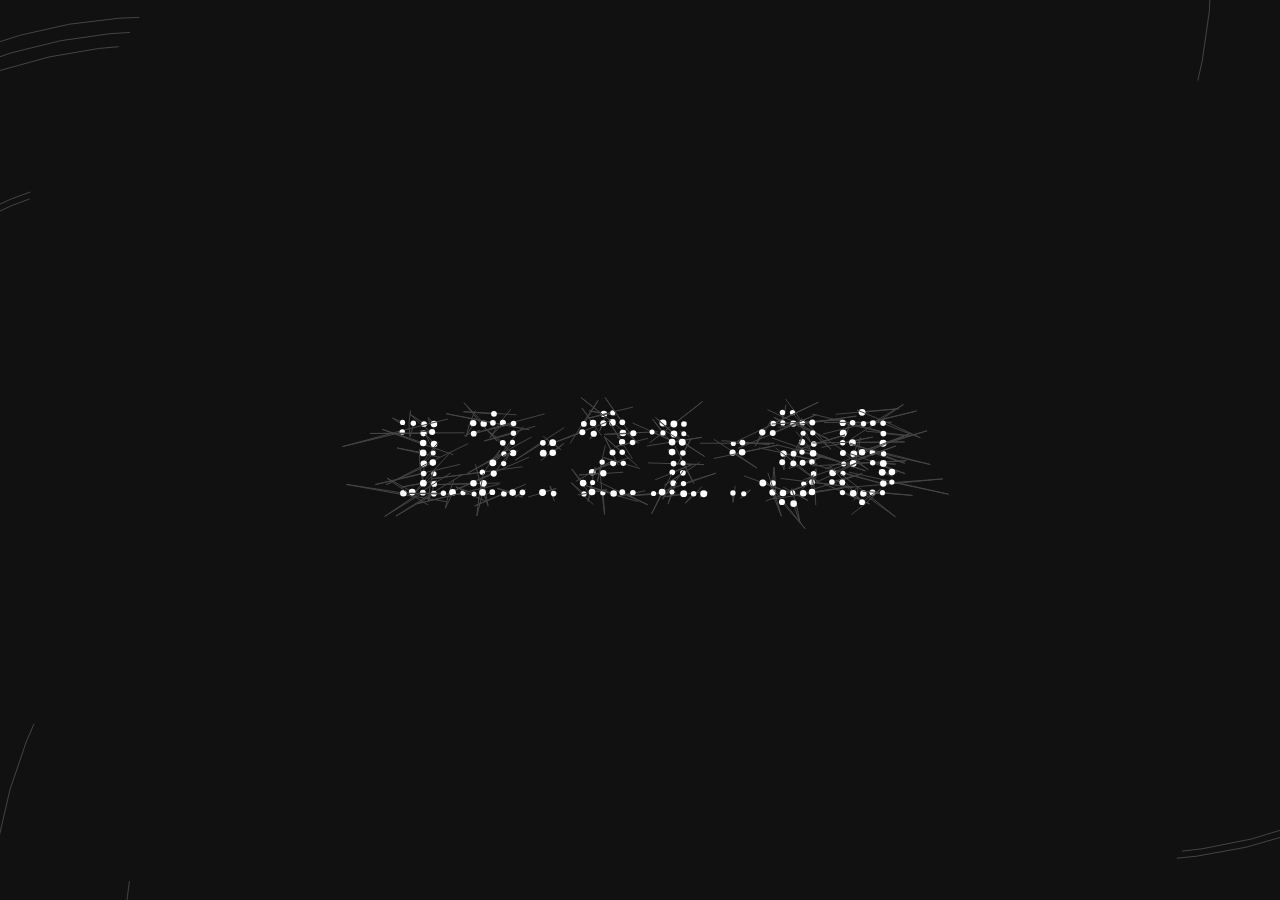
<file: ocolck10/index.html>
<!DOCTYPE html PUBLIC "-//W3C//DTD XHTML 1.0 Transitional//EN" "http://www.w3.org/TR/xhtml1/DTD/xhtml1-transitional.dtd">
<html xmlns="http://www.w3.org/1999/xhtml">
<head>
<meta http-equiv="Content-Type" content="text/html; charset=utf-8" />
<title>无标题文档</title>
</head>
<link rel="stylesheet" href="css.css" type="text/css" />

<body>
</body>
<script src="js.js"></script>

</html>
</file>
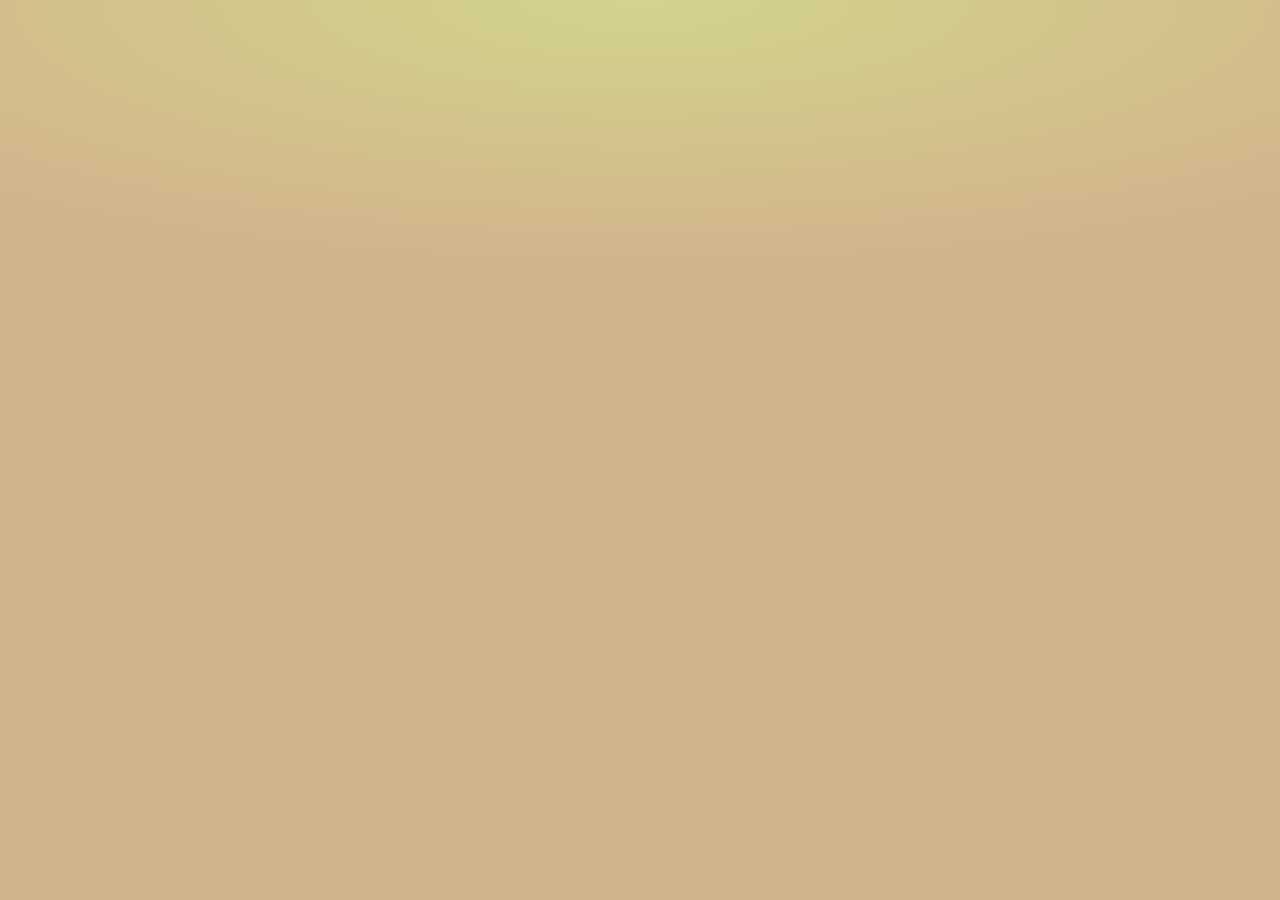
<file: ocolck2/index.html>
<!DOCTYPE html PUBLIC "-//W3C//DTD XHTML 1.0 Transitional//EN" "http://www.w3.org/TR/xhtml1/DTD/xhtml1-transitional.dtd">
<html xmlns="http://www.w3.org/1999/xhtml">
<head>
<meta http-equiv="Content-Type" content="text/html; charset=utf-8" />
<title>无标题文档</title>
</head>

<script src="jquery-1.11.2.min.js"></script>
<script src="js.js"></script>
<link rel="stylesheet" href="css.css" type="text/css" />

<body>
<div class="b c outer">
    <noscript>
        <div class="b c" style="color:red;font-size:24px">This clock needs JavaScript</div>
    </noscript>
    <div class="b c circle" id="off">        
        <div class="b n">
            <span class="b ib tn">7</span>
            <span class="b ib tn">1</span>
        </div>
        <div class="b n">            
            <span class="b ib tn">8</span>
            <span class="b ib tn">2</span>
        </div>
        <div class="b n">
            <span class="b ib tn">9</span>
            <span class="b ib tn">3</span>
        </div>
        <div class="b n">
            <span class="b ib tn">10</span>
            <span class="b ib tn">4</span>
        </div>
        <div class="b n">
            <span class="b ib tn">11</span>
            <span class="b ib tn">5</span>
        </div>
        <div class="b n">
            <span class="b ib tn">12</span>
            <span class="b ib tn">6</span>
        </div>
        <div class="b c needle short" id="hour"></div>
        <div class="b c needle medium" id="minute"></div>
        <div class="b c needle long" id="second">
            <div class="b c pivot"></div>
        </div>
        <div class="b c br">CLOCK</div>
    </div>
    <p class="b c dn" id="note"><small>Click clock to mute.</small></p>    
</div>
</body>
</html>
</file>
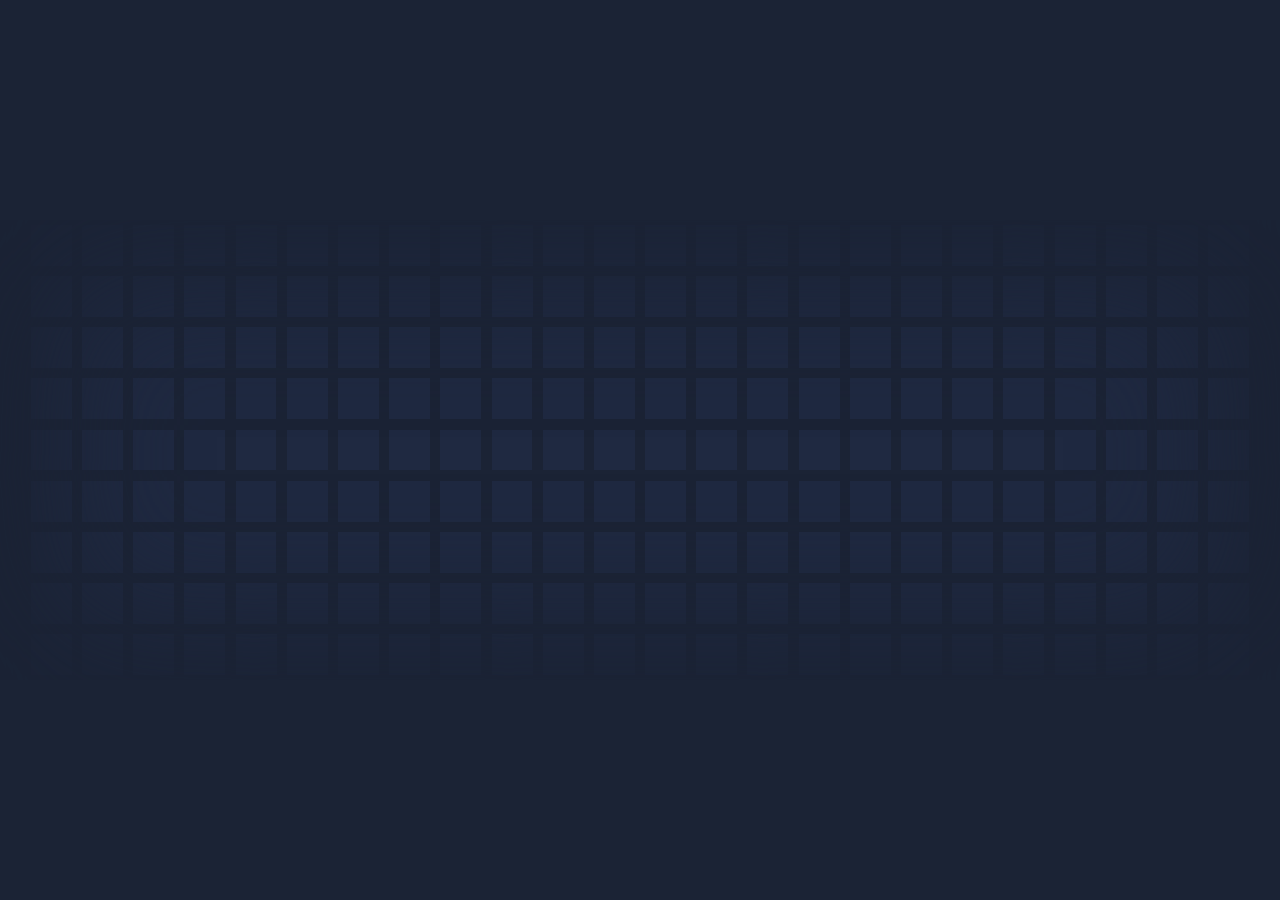
<file: ocolck3/index.html>
<!DOCTYPE html PUBLIC "-//W3C//DTD XHTML 1.0 Transitional//EN" "http://www.w3.org/TR/xhtml1/DTD/xhtml1-transitional.dtd">
<html xmlns="http://www.w3.org/1999/xhtml">
<head>
<meta http-equiv="Content-Type" content="text/html; charset=utf-8" />
<title>无标题文档</title>
</head>

<link rel="stylesheet" href="css.css" type="text/css" />

<body>
</body>
<script src="js.js"></script>
</html>
</file>
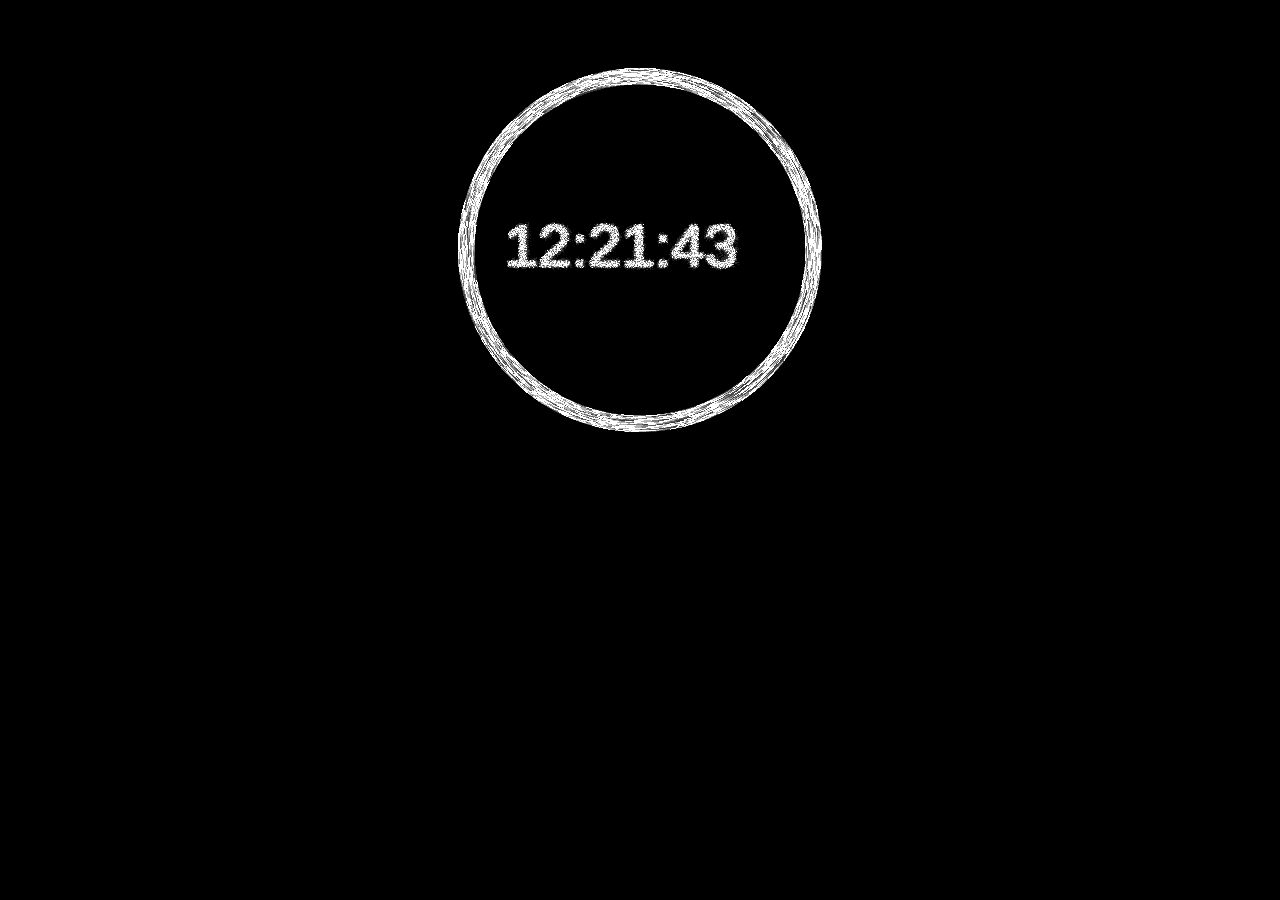
<file: ocolck5/index.html>
<!DOCTYPE html PUBLIC "-//W3C//DTD XHTML 1.0 Transitional//EN" "http://www.w3.org/TR/xhtml1/DTD/xhtml1-transitional.dtd">
<html xmlns="http://www.w3.org/1999/xhtml">
<head>
<meta http-equiv="Content-Type" content="text/html; charset=utf-8" />
<title>无标题文档</title>
</head>
<link rel="stylesheet" href="css.css" type="text/css" />

<body>
<canvas id="canvas"></canvas>


<script src="js.js"></script>
</body>
</html>
</file>
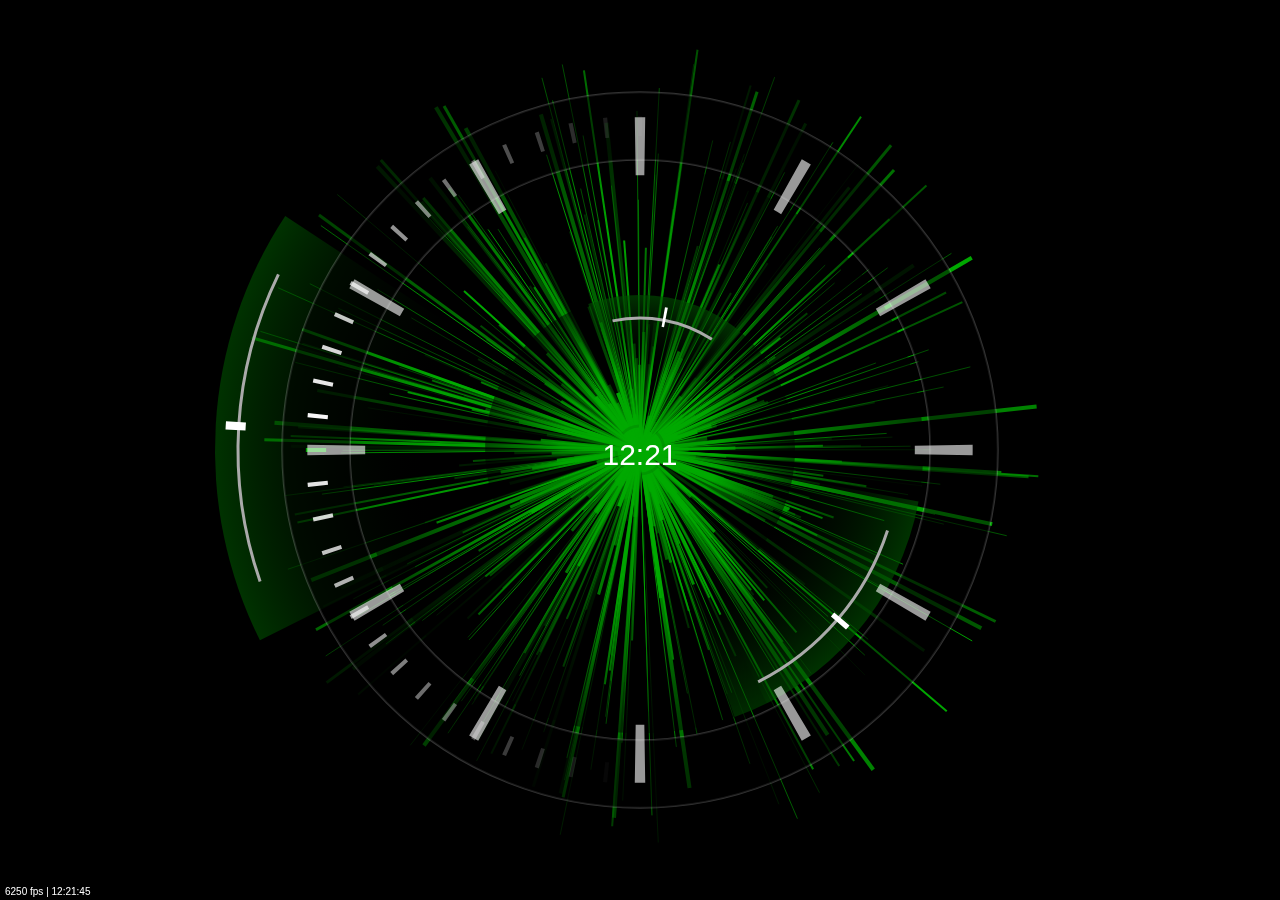
<file: ocolck7/index.html>
<!DOCTYPE html PUBLIC "-//W3C//DTD XHTML 1.0 Transitional//EN" "http://www.w3.org/TR/xhtml1/DTD/xhtml1-transitional.dtd">
<html xmlns="http://www.w3.org/1999/xhtml">
<head>
<meta http-equiv="Content-Type" content="text/html; charset=utf-8" />
<title>无标题文档</title>
</head>

<link rel="stylesheet" href="css.css" type="text/css" />
<body>
</body>
<script src="js.js"></script>
</html>
</file>
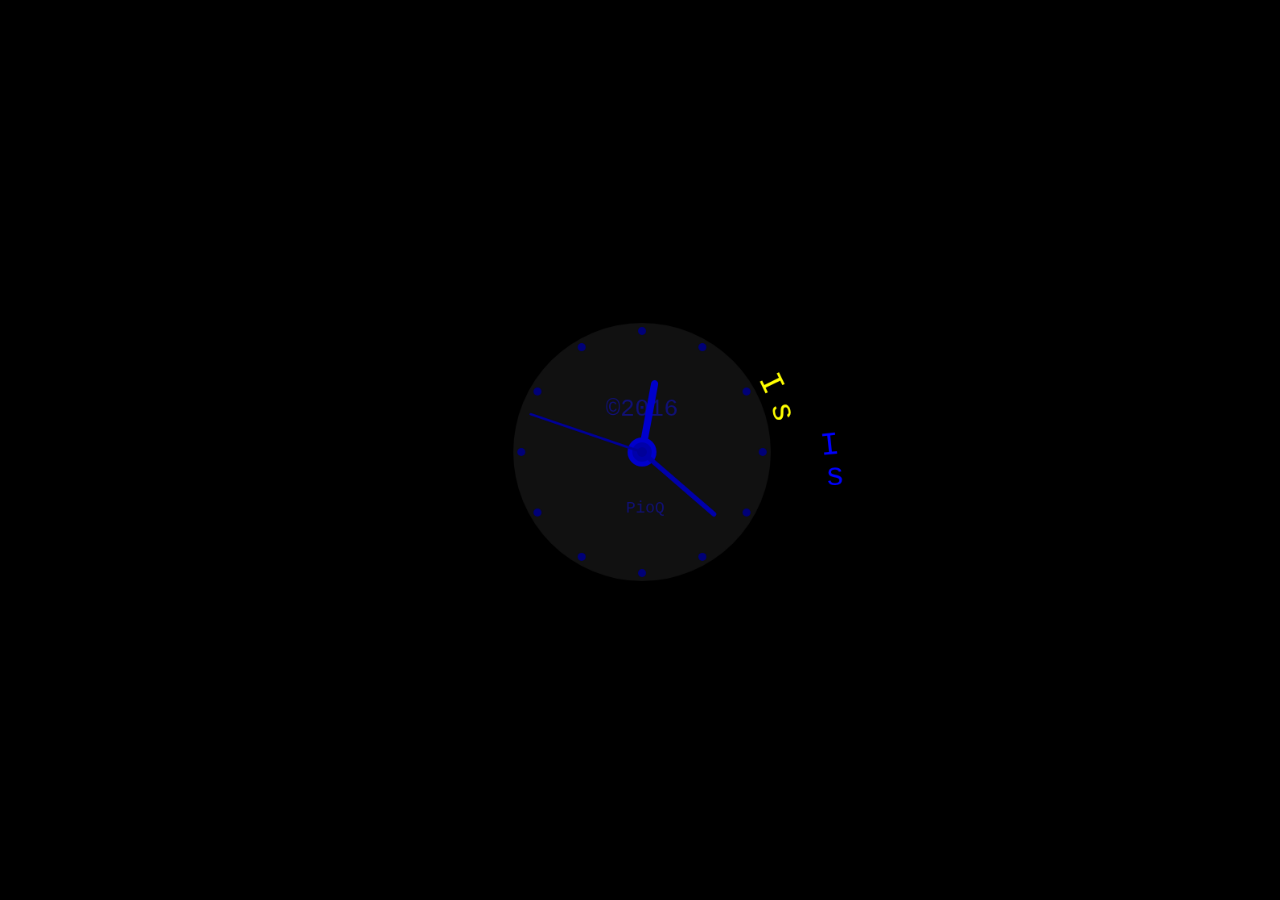
<file: ocolck9/index(1).html>
<!DOCTYPE html PUBLIC "-//W3C//DTD XHTML 1.0 Transitional//EN" "http://www.w3.org/TR/xhtml1/DTD/xhtml1-transitional.dtd">
<html xmlns="http://www.w3.org/1999/xhtml">
<head>
<meta http-equiv="Content-Type" content="text/html; charset=utf-8" />
<title>无标题文档</title>
</head>

<link rel="stylesheet" href="css.css" type="text/css" />

<body>
    <div class="wrapper">
		<canvas id="cnv"></canvas>
    </div>
</body>
<script src="js.js"></script>
</html>
</file>
<file: ocolck1/css.css>
@charset "utf-8";
/* CSS Document */

/*[this is where magic is brewed]*/
@-webkit-keyframes circle {
  from {
    -webkit-transform: rotate(0deg);
            transform: rotate(0deg);
  }
  to {
    -webkit-transform: rotate(360deg);
            transform: rotate(360deg);
  }
}
@keyframes circle {
  from {
    -webkit-transform: rotate(0deg);
            transform: rotate(0deg);
  }
  to {
    -webkit-transform: rotate(360deg);
            transform: rotate(360deg);
  }
}
@-webkit-keyframes swing {
  0% {
    -webkit-transform: rotate(-20deg);
            transform: rotate(-20deg);
  }
  100% {
    -webkit-transform: rotate(20deg);
            transform: rotate(20deg);
  }
}
@keyframes swing {
  0% {
    -webkit-transform: rotate(-20deg);
            transform: rotate(-20deg);
  }
  100% {
    -webkit-transform: rotate(20deg);
            transform: rotate(20deg);
  }
}
@-webkit-keyframes anchorswing {
  0% {
    -webkit-transform: rotate(15deg);
            transform: rotate(15deg);
  }
  100% {
    -webkit-transform: rotate(-15deg);
            transform: rotate(-15deg);
  }
}
@keyframes anchorswing {
  0% {
    -webkit-transform: rotate(15deg);
            transform: rotate(15deg);
  }
  100% {
    -webkit-transform: rotate(-15deg);
            transform: rotate(-15deg);
  }
}
@-webkit-keyframes pulse {
  0% {
    opacity: 1;
  }
  10% {
    opacity: .5;
  }
  50% {
    opacity: .25;
  }
  90% {
    opacity: .5;
  }
  100% {
    opacity: 1;
  }
}
@keyframes pulse {
  0% {
    opacity: 1;
  }
  10% {
    opacity: .5;
  }
  50% {
    opacity: .25;
  }
  90% {
    opacity: .5;
  }
  100% {
    opacity: 1;
  }
}
@-webkit-keyframes glow {
  0% {
    opacity: 0;
  }
  50% {
    opacity: 1;
  }
  100% {
    opacity: 0;
  }
}
@keyframes glow {
  0% {
    opacity: 0;
  }
  50% {
    opacity: 1;
  }
  100% {
    opacity: 0;
  }
}
@-webkit-keyframes breathe {
  0% {
    opacity: .25;
  }
  50% {
    opacity: 1;
  }
  100% {
    opacity: .25;
  }
}
@keyframes breathe {
  0% {
    opacity: .25;
  }
  50% {
    opacity: 1;
  }
  100% {
    opacity: .25;
  }
}
@-webkit-keyframes hue {
  0% {
    fill: #ff8000;
  }
  55% {
    fill: #ff8000;
  }
  70% {
    fill: #00ff80;
  }
  85% {
    fill: #8000ff;
  }
  99.99% {
    fill: #ff8000;
  }
}
@keyframes hue {
  0% {
    fill: #ff8000;
  }
  55% {
    fill: #ff8000;
  }
  70% {
    fill: #00ff80;
  }
  85% {
    fill: #8000ff;
  }
  99.99% {
    fill: #ff8000;
  }
}
@-webkit-keyframes stroke-hue {
  0% {
    stroke: #ff8000;
  }
  55% {
    stroke: #ff8000;
  }
  70% {
    stroke: #00ff80;
  }
  85% {
    stroke: #8000ff;
  }
  99.99% {
    stroke: #ff8000;
  }
}
@keyframes stroke-hue {
  0% {
    stroke: #ff8000;
  }
  55% {
    stroke: #ff8000;
  }
  70% {
    stroke: #00ff80;
  }
  85% {
    stroke: #8000ff;
  }
  99.99% {
    stroke: #ff8000;
  }
}
@-webkit-keyframes dust {
  0% {
    opacity: 0;
    -webkit-transform: scale(0.5) rotateZ(-15deg);
            transform: scale(0.5) rotateZ(-15deg);
  }
  50% {
    opacity: .75;
    -webkit-transform: scale(0.75) rotateZ(0deg);
            transform: scale(0.75) rotateZ(0deg);
  }
  100% {
    opacity: 0;
    -webkit-transform: scale(1) rotateZ(15deg);
            transform: scale(1) rotateZ(15deg);
  }
}
@keyframes dust {
  0% {
    opacity: 0;
    -webkit-transform: scale(0.5) rotateZ(-15deg);
            transform: scale(0.5) rotateZ(-15deg);
  }
  50% {
    opacity: .75;
    -webkit-transform: scale(0.75) rotateZ(0deg);
            transform: scale(0.75) rotateZ(0deg);
  }
  100% {
    opacity: 0;
    -webkit-transform: scale(1) rotateZ(15deg);
            transform: scale(1) rotateZ(15deg);
  }
}
html body {
  position: relative;
  overflow: hidden;
  height: 100vh;
  background: #0d0d0d;
}
html body .frame {
  position: absolute;
  height: 95vmin;
  width: 95vmin;
  top: 50%;
  left: 50%;
  -webkit-transform: translateY(-50%) translateX(-50%);
          transform: translateY(-50%) translateX(-50%);
}
html body .frame svg {
  position: absolute;
  height: 125%;
  width: 125%;
  top: 50%;
  left: 50%;
  -webkit-transform: translateY(-50%) translateX(-50%);
          transform: translateY(-50%) translateX(-50%);
  /*[animations]*/
}
html body .frame svg .primary-fill {
  fill: #ff8000;
}
html body .frame svg .primary-stroke-a {
  fill: none;
  stroke: #ff8000;
  stroke-width: 1;
}
html body .frame svg .primary-stroke-b {
  fill: none;
  stroke: #ff8000;
  stroke-width: 3;
}
html body .frame svg .hour-hand {
  fill: #38332e;
}
html body .frame svg .minute-hand {
  fill: #464039;
}
html body .frame svg .second-hand {
  fill: #544d45;
}
html body .frame svg .skeleton-frame {
  fill: url(#face_frame_skeleton_1_);
}
html body .frame svg .gear-front {
  fill: #2a2622;
}
html body .frame svg .gear-back {
  fill: #1c1a17;
}
html body .frame svg .backdrop-disk {
  fill: #110f0e;
}
html body .frame svg .backdrop-glow-gradient {
  fill: url(#backdrop_glow_gradient);
}
html body .frame svg .st11 {
  fill: none;
}
html body .frame svg .st1 {
  fill: none;
  stroke: #1A1A1A;
  stroke-width: 6;
  stroke-linecap: round;
}
html body .frame svg .st2 {
  fill: none;
  stroke: #1A1A1A;
  stroke-width: 4.75;
  stroke-linecap: round;
}
html body .frame svg .st3 {
  fill: none;
  stroke: #1A1A1A;
  stroke-width: 3.5;
  stroke-linecap: round;
}
html body .frame svg .st4 {
  fill: none;
  stroke: #1A1A1A;
  stroke-width: 2.25;
  stroke-linecap: round;
}
html body .frame svg .st5 {
  fill: none;
  stroke: #1A1A1A;
  stroke-linecap: round;
}
html body .frame svg .st6 {
  fill: url(#SVGID_1_);
}
html body .frame svg .st8 {
  fill: url(#SVGID_2_);
}
html body .frame svg .st9 {
  fill: #181818;
}
html body .frame svg .st10 {
  fill: url(#SVGID_3_);
}
html body .frame svg .st14 {
  fill: url(#SVGID_4_);
}
html body .frame svg .st15 {
  fill: url(#SVGID_5_);
  stroke: url(#SVGID_6_);
  stroke-width: 2;
}
html body .frame svg .st16 {
  fill: #0D0D0D;
  stroke: url(#SVGID_7_);
}
html body .frame svg .st17 {
  fill: #282828;
  stroke: url(#SVGID_8_);
  stroke-width: 2;
}
html body .frame svg .st18 {
  fill: #282828;
  stroke: url(#SVGID_9_);
  stroke-width: 2;
}
html body .frame svg .st19 {
  fill: #282828;
  stroke: url(#SVGID_10_);
  stroke-width: 2;
}
html body .frame svg .st20 {
  fill: #282828;
  stroke: url(#SVGID_11_);
  stroke-width: 2;
}
html body .frame svg .st21 {
  fill: #282828;
  stroke: url(#SVGID_12_);
  stroke-width: 2;
}
html body .frame svg .st22 {
  fill: #282828;
  stroke: url(#SVGID_13_);
  stroke-width: 2;
}
html body .frame svg .st23 {
  fill: #282828;
  stroke: url(#SVGID_14_);
  stroke-width: 2;
}
html body .frame svg .st24 {
  fill: #282828;
  stroke: url(#SVGID_15_);
  stroke-width: 2;
}
html body .frame svg .st25 {
  fill: #282828;
  stroke: url(#SVGID_16_);
  stroke-width: 2;
}
html body .frame svg .st26 {
  fill: #282828;
  stroke: url(#SVGID_17_);
  stroke-width: 2;
}
html body .frame svg .st27 {
  fill: #282828;
  stroke: url(#SVGID_18_);
  stroke-width: 2;
}
html body .frame svg .st28 {
  fill: #282828;
  stroke: url(#SVGID_19_);
  stroke-width: 2;
}
html body .frame svg .st29 {
  fill: url(#SVGID_20_);
  stroke: url(#SVGID_21_);
  stroke-width: 2;
}
html body .frame svg .st30 {
  fill: #0D0D0D;
  stroke: url(#SVGID_22_);
}
html body .frame svg .st31 {
  fill: url(#SVGID_23_);
  stroke: url(#SVGID_24_);
  stroke-width: 2;
}
html body .frame svg .st32 {
  fill: #0D0D0D;
  stroke: url(#SVGID_25_);
}
html body .frame svg .st34 {
  fill: url(#SVGID_26_);
  stroke: url(#SVGID_27_);
  stroke-width: 2;
}
html body .frame svg .st35 {
  fill: #0D0D0D;
  stroke: url(#SVGID_28_);
}
html body .frame svg .st36 {
  fill: url(#SVGID_29_);
  stroke: url(#SVGID_30_);
  stroke-width: 2;
}
html body .frame svg .st37 {
  fill: #0D0D0D;
  stroke: url(#SVGID_31_);
}
html body .frame svg .st38 {
  fill: url(#SVGID_32_);
  stroke: url(#SVGID_33_);
  stroke-width: 2;
}
html body .frame svg .st39 {
  fill: #0D0D0D;
  stroke: url(#SVGID_34_);
}
html body .frame svg .st40 {
  fill: url(#SVGID_35_);
  stroke: url(#SVGID_36_);
  stroke-width: 2;
}
html body .frame svg .st41 {
  fill: #0D0D0D;
  stroke: url(#SVGID_37_);
}
html body .frame svg .st42 {
  fill: url(#SVGID_38_);
}
html body .frame svg .st45 {
  fill: url(#SVGID_39_);
}
html body .frame svg .st46 {
  fill: url(#SVGID_40_);
}
html body .frame svg .st47 {
  fill: url(#SVGID_41_);
}
html body .frame svg .st48 {
  fill: url(#SVGID_42_);
}
html body .frame svg .st49 {
  fill: url(#SVGID_43_);
}
html body .frame svg .st50 {
  fill: url(#SVGID_44_);
}
html body .frame svg .st51 {
  fill: url(#SVGID_45_);
}
html body .frame svg .st52 {
  fill: url(#SVGID_46_);
}
html body .frame svg .st53 {
  fill: url(#SVGID_47_);
}
html body .frame svg .st54 {
  fill: url(#SVGID_48_);
}
html body .frame svg .st55 {
  fill: url(#SVGID_49_);
}
html body .frame svg .st60 {
  fill: url(#SVGID_50_);
  stroke: url(#SVGID_51_);
  stroke-width: 2;
}
html body .frame svg .st61 {
  fill: #0D0D0D;
  stroke: url(#SVGID_52_);
}
html body .frame svg #hands,
html body .frame svg #hands g {
  -webkit-transform-origin: 657.5px 657.5px;
          transform-origin: 657.5px 657.5px;
}
html body .frame svg #knobs {
  -webkit-animation: breathe 5s linear infinite;
          animation: breathe 5s linear infinite;
}
html body .frame svg #knobs [class^=primary-stroke] {
  -webkit-animation: stroke-hue 15s linear infinite;
          animation: stroke-hue 15s linear infinite;
}
html body .frame svg #face_marks g {
  -webkit-animation: breathe 5s linear infinite;
          animation: breathe 5s linear infinite;
}
html body .frame svg #face_marks .primary-fill {
  -webkit-animation: hue 15s linear infinite;
          animation: hue 15s linear infinite;
}
html body .frame svg #back_marks {
  -webkit-animation: breathe 10s linear infinite;
          animation: breathe 10s linear infinite;
}
html body .frame svg #second_hand {
  -webkit-animation: circle 60s steps(360) infinite;
          animation: circle 60s steps(360) infinite;
}
html body .frame svg #minute_hand {
  -webkit-animation: circle 3600s steps(360) infinite;
          animation: circle 3600s steps(360) infinite;
}
html body .frame svg #hour_hand {
  -webkit-animation: circle 216000s steps(360) infinite;
          animation: circle 216000s steps(360) infinite;
}
html body .frame svg #pendilum {
  -webkit-transform-origin: 657.5px 275px;
          transform-origin: 657.5px 275px;
  -webkit-animation: swing 1s cubic-bezier(0.75, 0, 0.25, 1) alternate infinite;
          animation: swing 1s cubic-bezier(0.75, 0, 0.25, 1) alternate infinite;
}
html body .frame svg #gear_anchor {
  -webkit-transform-origin: 657.5px 275px;
          transform-origin: 657.5px 275px;
  -webkit-animation: anchorswing 1s cubic-bezier(0.75, 0, 0.25, 1) alternate infinite;
          animation: anchorswing 1s cubic-bezier(0.75, 0, 0.25, 1) alternate infinite;
}
html body .frame svg #gear_click {
  -webkit-transform-origin: 657.5px 657.5px;
          transform-origin: 657.5px 657.5px;
  animation: circle 30s steps(30) reverse infinite;
}
html body .frame svg #backdrop_disk {
  -webkit-transform-origin: 657.5px 657.5px;
          transform-origin: 657.5px 657.5px;
  -webkit-animation: circle 300s linear infinite;
          animation: circle 300s linear infinite;
}
html body .frame svg #ticks {
  -webkit-animation: pulse 1s linear infinite;
          animation: pulse 1s linear infinite;
}
html body .frame svg #ticks [id^=minute] {
  -webkit-animation: hue 15s linear infinite;
          animation: hue 15s linear infinite;
}
html body .frame svg #gear_front_ten_mark {
  -webkit-transform-origin: 292px 447px;
          transform-origin: 292px 447px;
  -webkit-animation: circle 10s steps(90) infinite;
          animation: circle 10s steps(90) infinite;
}
html body .frame svg #gear_front_two {
  -webkit-transform-origin: 657.5px 657.5px;
          transform-origin: 657.5px 657.5px;
  -webkit-animation: circle 60s linear infinite;
          animation: circle 60s linear infinite;
}
html body .frame svg #gear_front_small,
html body .frame svg #gear_six {
  -webkit-transform-origin: 768px 732px;
          transform-origin: 768px 732px;
  animation: circle 36s linear reverse infinite;
}
html body .frame svg #gear_one {
  -webkit-transform-origin: 657.5px 657.5px;
          transform-origin: 657.5px 657.5px;
  -webkit-animation: circle 30s linear infinite;
          animation: circle 30s linear infinite;
}
html body .frame svg #gear_two {
  -webkit-transform-origin: 532.7px 585.5px;
          transform-origin: 532.7px 585.5px;
  -webkit-animation: circle 5s steps(90) infinite;
          animation: circle 5s steps(90) infinite;
}
html body .frame svg #gear_three {
  -webkit-transform-origin: 954.8px 955.5px;
          transform-origin: 954.8px 955.5px;
  -webkit-animation: circle 7.5s linear infinite;
          animation: circle 7.5s linear infinite;
}
html body .frame svg #gear_four {
  -webkit-transform-origin: 986px 629px;
          transform-origin: 986px 629px;
  -webkit-animation: circle 7.5s linear infinite;
          animation: circle 7.5s linear infinite;
}
html body .frame svg #gear_five {
  -webkit-transform-origin: 359px 955px;
          transform-origin: 359px 955px;
  -webkit-animation: circle 15s linear infinite;
          animation: circle 15s linear infinite;
}
html body .frame svg #gear_seven {
  -webkit-transform-origin: 359px 358px;
          transform-origin: 359px 358px;
  animation: circle 7.5s steps(90) reverse infinite;
}
html body .frame svg #gear_eight {
  -webkit-transform-origin: 533px 585.5px;
          transform-origin: 533px 585.5px;
  -webkit-animation: circle 15s steps(90) infinite;
          animation: circle 15s steps(90) infinite;
}
html body .frame svg #gear_nine {
  -webkit-transform-origin: 874px 444.5px;
          transform-origin: 874px 444.5px;
  -webkit-animation: circle 10s steps(90) infinite;
          animation: circle 10s steps(90) infinite;
}
html body .frame svg #gear_ten {
  -webkit-transform-origin: 328px 616.5px;
          transform-origin: 328px 616.5px;
  -webkit-animation: circle 10s steps(90) infinite;
          animation: circle 10s steps(90) infinite;
}
html body .frame svg #gear_eleven {
  -webkit-transform-origin: 533px 585.5px;
          transform-origin: 533px 585.5px;
  animation: circle 10s steps(90) reverse infinite;
}
html body .frame svg #backdrop_glow {
  -webkit-animation: glow 15s linear infinite;
          animation: glow 15s linear infinite;
}
html body .frame svg [id$=nib] {
  -webkit-animation: hue 15s linear infinite;
          animation: hue 15s linear infinite;
}
html body .dust {
  z-index: 1;
  position: absolute;
  width: 120vmin;
  height: 120vmin;
  top: 50%;
  left: 50%;
  -webkit-transform: translateY(-50%) translateX(-50%);
          transform: translateY(-50%) translateX(-50%);
}
html body .dust .specs {
  z-index: 1;
  position: absolute;
  top: 0;
  left: 0;
  width: 100%;
  height: 100%;
  background-image: radial-gradient(2px 2px at 10% 10%, #ff8000, rgba(255, 128, 0, 0)), radial-gradient(2px 2px at 20% 30%, #0080ff, rgba(0, 128, 255, 0)), radial-gradient(2px 2px at 40% 70%, #ff8000, rgba(255, 128, 0, 0)), radial-gradient(2px 2px at 50% 60%, #0080ff, rgba(0, 128, 255, 0)), radial-gradient(2px 2px at 80% 40%, #ff8000, rgba(255, 128, 0, 0)), radial-gradient(2px 2px at 90% 60%, #0080ff, rgba(0, 128, 255, 0)), radial-gradient(2px 2px at 75% 80%, #ff8000, rgba(255, 128, 0, 0)), radial-gradient(2px 2px at 90% 80%, #0080ff, rgba(0, 128, 255, 0));
  background-repeat: repeat;
  background-size: 100px 100px;
  opacity: 0;
  -webkit-animation: dust 3s linear infinite;
          animation: dust 3s linear infinite;
}
html body .dust .specs:nth-child(1) {
  background-position: 50% 50%;
  -webkit-animation-delay: 0s;
          animation-delay: 0s;
}
html body .dust .specs:nth-child(2) {
  background-position: 20% 60%;
  -webkit-animation-delay: 1s;
          animation-delay: 1s;
  animation-direction: reverse;
}
html body .dust .specs:nth-child(3) {
  background-position: -20% -30%;
  -webkit-animation-delay: 2s;
          animation-delay: 2s;
}
html body .dust .specs:nth-child(4) {
  background-position: 40% -80%;
  -webkit-animation-delay: 3s;
          animation-delay: 3s;
  animation-direction: reverse;
}
html body .dust .specs:nth-child(5) {
  background-position: -20% 30%;
  -webkit-animation-delay: 4s;
          animation-delay: 4s;
}
</file>
<file: ocolck10/css.css>
@charset "utf-8";
/* CSS Document */

* { margin: 0; padding: 0; }
canvas { display: block; }
</file>
<file: ocolck2/css.css>
@charset "utf-8";
/* CSS Document */

/*static 300px x 300px of dimensions*/
body {
    background: tan;
    padding: 10px 0;
    background-color: tan;
    background-image: url([data-uri]);
    background-repeat: repeat-x;
    background-position: top center;
    height: 320px;
}
.b {
    padding: 0;
    margin: 0;
    box-sizing: border-box;
    font-size: 16px;
    color: #000;
    font-family: consolas, monaco, menlo, courier, monospace;
    border: 0;
    line-height: normal;
}

.c {
    text-align: center;
    margin: auto;
}

.ib {
    display: inline-block;
}
.circle {
    height: 300px;
    width: 300px;
    border: 10px solid #333;
    background-color: #ddd;
    background-image: url([data-uri]);
    background-position: center;
    background-repeat: no-repeat;
    border-radius: 20px;
    overflow: hidden;
    display: none;
    transition: border-radius 0.25s;
}
.n {
    position: absolute;
    width: 280px;
    height: 22px;    
    margin-top: 129px;
    transform-origin: center center;
    z-index: 2;
}
.br {
    position: absolute;
    margin-top: 80px;
    margin-left: 85px;
    font-size: 24px;
    width: 100px;
    color: #bbb;
    text-shadow: 1px 1px 2px #fff;
}
.dn {
    display: none;
    margin-top: 10px;
}
.n:first-child {
    transform: rotate(-60deg)
}
.n:first-child > .tn {
    transform: rotate(60deg);
}
.n:nth-child(2) {
    transform: rotate(-30deg)
}
.n:nth-child(2) > .tn {
    transform: rotate(30deg);
}
.n:nth-child(3) {
    transform: rotate(0)
}
.n:nth-child(3) > .tn {
    transform: rotate(0deg);
}
.n:nth-child(4) {
    transform: rotate(30deg)
}
.n:nth-child(4) > .tn {
    transform: rotate(-30deg);
}
.n:nth-child(5) {
    transform: rotate(60deg)
}
.n:nth-child(5) > .tn {
    transform: rotate(-60deg);
}
.n:nth-child(6) {
    transform: rotate(90deg)
}
.n:nth-child(6) > .tn {
    transform: rotate(-90deg);
}
.tn {
    float: right;
    text-shadow: 1px 1px 2px #fff;
    color: #888;
    padding: 4px;
    height: 22px;
    width: 22px;
    font-size: 12px;
    border-radius: 50%;
    transform-origin: center center;
}
.tn:first-of-type {
    float: left;
}
.needle {
    position: absolute;
    height: 4px;
    background: #333;
    border-radius: 100% 5px 5px 100%;
    width: 145px;
    margin-top: 138px;
    margin-left: 12px;
    transform-origin: 128px 50%;
    background: brown;
    z-index: 5;
}
.medium {
    height: 8px;
    width: 120px;
    margin-top: 136px;
    margin-left: 37px;    
    background: rosybrown;
    z-index: 4;
    transform-origin: 102px 50%;
}
.short {
    height: 10px;
    width: 100px;
    margin-top: 136px;
    margin-left: 57px;
    background: #333;
    transform-origin: 83px 50%;
    z-index: 3;
}
.pivot {
    height: 16px;
    width: 16px;
    border-radius: 50%;
    border: 4px solid brown;
    background: #fff;
    position: relative;
    float: right;
    right: 10px;
    top: -6px;
    box-shadow: 0 0 4px #000 inset;
}
.circle:hover {
    cursor: pointer;
    border-radius: 50%;
}
</file>
<file: ocolck3/css.css>
@charset "utf-8";
/* CSS Document */

html, body {
  padding: 0;
  margin: 0;
  width: 100%;
  height: 100%;
  overflow: hidden;
  background-color: #1B2335;
}

.fbc-container {
  background-color: #1B2335;
  padding: 0;
  margin: 0;
  width: 100%;
  height: 100%;
  overflow: hidden;
  display: flex;
  flex-flow: row nowrap;
  justify-content: center;
  align-items: center;
  box-sizing: border-box;
}

.fbc-clock-main-wrapper {
  position: relative;
}
.fbc-clock-main-wrapper:after {
  content: "";
  position: absolute;
  z-index: 10;
  top: 0;
  left: 0;
  bottom: 0;
  right: 0;
  box-shadow: inset 0 0 10vw 5vw #1B2335;
}
.fbc-clock-main-wrapper > .fbc-line-divider-blocks {
  display: flex;
  flex-flow: row nowrap;
  justify-content: center;
  align-items: center;
}
.fbc-clock-main-wrapper > .fbc-line-divider-blocks > .fbc-block {
  width: 4vw;
  height: 4vw;
  box-sizing: border-box;
  display: inline-block;
  position: relative;
}
.fbc-clock-main-wrapper > .fbc-line-divider-blocks > .fbc-block:before {
  content: "";
  position: absolute;
  top: 10%;
  right: 10%;
  bottom: 10%;
  left: 10%;
  width: auto;
  height: auto;
  background-color: #1F2941;
  z-index: 5;
}
.fbc-clock-main-wrapper > .fbc-clock-wrapper {
  width: 100vw;
  height: auto;
  display: flex;
  flex-flow: row nowrap;
  justify-content: center;
  align-items: center;
  box-sizing: border-box;
}
.fbc-clock-main-wrapper > .fbc-clock-wrapper > .fbc-divider-blocks {
  display: block;
  width: 4vw;
  height: auto;
  box-sizing: border-box;
}
.fbc-clock-main-wrapper > .fbc-clock-wrapper > .fbc-divider-blocks > .fbc-block {
  width: 4vw;
  height: 4vw;
  box-sizing: border-box;
  display: inline-block;
  position: relative;
}
.fbc-clock-main-wrapper > .fbc-clock-wrapper > .fbc-divider-blocks > .fbc-block:before {
  content: "";
  position: absolute;
  top: 10%;
  right: 10%;
  bottom: 10%;
  left: 10%;
  width: auto;
  height: auto;
  background-color: #1F2941;
  z-index: 5;
}
.fbc-clock-main-wrapper > .fbc-clock-wrapper > .fbc-digit-group {
  width: 24vw;
  height: auto;
  display: flex;
  flex-flow: row nowrap;
  justify-content: center;
  align-items: center;
  box-sizing: border-box;
  overflow: visible;
}
.fbc-clock-main-wrapper > .fbc-clock-wrapper > .fbc-digit-group > .fbc-digit-blocks {
  width: 12vw;
  height: auto;
  box-sizing: border-box;
  overflow: visible;
}
.fbc-clock-main-wrapper > .fbc-clock-wrapper > .fbc-digit-group > .fbc-digit-blocks > .fbc-block {
  width: 4vw;
  height: 4vw;
  box-sizing: border-box;
  display: inline-block;
  position: relative;
  perspective: 500px;
  overflow: visible;
}
.fbc-clock-main-wrapper > .fbc-clock-wrapper > .fbc-digit-group > .fbc-digit-blocks > .fbc-block:before {
  content: "";
  position: absolute;
  top: 10%;
  right: 10%;
  bottom: 10%;
  left: 10%;
  width: auto;
  height: auto;
  background-color: #1F2941;
  z-index: 5;
}
.fbc-clock-main-wrapper > .fbc-clock-wrapper > .fbc-digit-group > .fbc-digit-blocks > .fbc-block:after {
  content: "";
  position: absolute;
  top: 10%;
  right: 10%;
  bottom: 10%;
  left: 10%;
  width: auto;
  height: auto;
  opacity: 0;
  transition: all 1100ms cubic-bezier(0.28, 1.4, 0, 1);
  transform: translate3d(0, 0, 0) rotateY(90deg);
  z-index: 10;
}
.fbc-clock-main-wrapper > .fbc-clock-wrapper > .fbc-digit-group > .fbc-digit-blocks > .fbc-block:nth-child(1):after {
  transition-delay: 0ms;
  background-color: #FFEFBD;
  box-shadow: 0 0 25px 0 #FFEFBD;
  background-image: linear-gradient(to bottom, #FFF6B8 0%, #FFDEA0 100%);
}
.fbc-clock-main-wrapper > .fbc-clock-wrapper > .fbc-digit-group > .fbc-digit-blocks > .fbc-block:nth-child(2):after {
  transition-delay: 50ms;
  background-color: #FFEFBD;
  box-shadow: 0 0 25px 0 #FFEFBD;
  background-image: linear-gradient(to bottom, #FFF6B8 0%, #FFDEA0 100%);
}
.fbc-clock-main-wrapper > .fbc-clock-wrapper > .fbc-digit-group > .fbc-digit-blocks > .fbc-block:nth-child(3):after {
  transition-delay: 100ms;
  background-color: #FFEFBD;
  box-shadow: 0 0 25px 0 #FFEFBD;
  background-image: linear-gradient(to bottom, #FFF6B8 0%, #FFDEA0 100%);
}
.fbc-clock-main-wrapper > .fbc-clock-wrapper > .fbc-digit-group > .fbc-digit-blocks > .fbc-block:nth-child(4):after {
  transition-delay: 50ms;
  background-color: #F7BDA2;
  box-shadow: 0 0 25px 0 #F7BDA2;
  background-image: linear-gradient(to bottom, #FFB99C 0%, #F79C9C 100%);
}
.fbc-clock-main-wrapper > .fbc-clock-wrapper > .fbc-digit-group > .fbc-digit-blocks > .fbc-block:nth-child(5):after {
  transition-delay: 100ms;
  background-color: #F7BDA2;
  box-shadow: 0 0 25px 0 #F7BDA2;
  background-image: linear-gradient(to bottom, #FFB99C 0%, #F79C9C 100%);
}
.fbc-clock-main-wrapper > .fbc-clock-wrapper > .fbc-digit-group > .fbc-digit-blocks > .fbc-block:nth-child(6):after {
  transition-delay: 150ms;
  background-color: #F7BDA2;
  box-shadow: 0 0 25px 0 #F7BDA2;
  background-image: linear-gradient(to bottom, #FFB99C 0%, #F79C9C 100%);
}
.fbc-clock-main-wrapper > .fbc-clock-wrapper > .fbc-digit-group > .fbc-digit-blocks > .fbc-block:nth-child(7):after {
  transition-delay: 100ms;
  background-color: #EF7B94;
  box-shadow: 0 0 25px 0 #EF7B94;
  background-image: linear-gradient(to bottom, #F79494 0%, #E7638C 100%);
}
.fbc-clock-main-wrapper > .fbc-clock-wrapper > .fbc-digit-group > .fbc-digit-blocks > .fbc-block:nth-child(8):after {
  transition-delay: 150ms;
  background-color: #EF7B94;
  box-shadow: 0 0 25px 0 #EF7B94;
  background-image: linear-gradient(to bottom, #F79494 0%, #E7638C 100%);
}
.fbc-clock-main-wrapper > .fbc-clock-wrapper > .fbc-digit-group > .fbc-digit-blocks > .fbc-block:nth-child(9):after {
  transition-delay: 200ms;
  background-color: #EF7B94;
  box-shadow: 0 0 25px 0 #EF7B94;
  background-image: linear-gradient(to bottom, #F79494 0%, #E7638C 100%);
}
.fbc-clock-main-wrapper > .fbc-clock-wrapper > .fbc-digit-group > .fbc-digit-blocks > .fbc-block:nth-child(10):after {
  transition-delay: 150ms;
  background-color: #CE4A84;
  box-shadow: 0 0 25px 0 #CE4A84;
  background-image: linear-gradient(to bottom, #E85284 0%, #A63984 100%);
}
.fbc-clock-main-wrapper > .fbc-clock-wrapper > .fbc-digit-group > .fbc-digit-blocks > .fbc-block:nth-child(11):after {
  transition-delay: 200ms;
  background-color: #CE4A84;
  box-shadow: 0 0 25px 0 #CE4A84;
  background-image: linear-gradient(to bottom, #E85284 0%, #A63984 100%);
}
.fbc-clock-main-wrapper > .fbc-clock-wrapper > .fbc-digit-group > .fbc-digit-blocks > .fbc-block:nth-child(12):after {
  transition-delay: 250ms;
  background-color: #CE4A84;
  box-shadow: 0 0 25px 0 #CE4A84;
  background-image: linear-gradient(to bottom, #E85284 0%, #A63984 100%);
}
.fbc-clock-main-wrapper > .fbc-clock-wrapper > .fbc-digit-group > .fbc-digit-blocks > .fbc-block:nth-child(13):after {
  transition-delay: 200ms;
  background-color: #862984;
  box-shadow: 0 0 25px 0 #862984;
  background-image: linear-gradient(to bottom, #A63984 0%, #682183 100%);
}
.fbc-clock-main-wrapper > .fbc-clock-wrapper > .fbc-digit-group > .fbc-digit-blocks > .fbc-block:nth-child(14):after {
  transition-delay: 250ms;
  background-color: #862984;
  box-shadow: 0 0 25px 0 #862984;
  background-image: linear-gradient(to bottom, #A63984 0%, #682183 100%);
}
.fbc-clock-main-wrapper > .fbc-clock-wrapper > .fbc-digit-group > .fbc-digit-blocks > .fbc-block:nth-child(15):after {
  transition-delay: 300ms;
  background-color: #862984;
  box-shadow: 0 0 25px 0 #862984;
  background-image: linear-gradient(to bottom, #A63984 0%, #682183 100%);
}
.fbc-clock-main-wrapper > .fbc-clock-wrapper > .fbc-digit-group > .fbc-digit-blocks[digit-value="0"] > .fbc-block:nth-child(1):after {
  transform: translate3d(0, 0, 0) rotateY(0deg);
  opacity: 1;
}
.fbc-clock-main-wrapper > .fbc-clock-wrapper > .fbc-digit-group > .fbc-digit-blocks[digit-value="0"] > .fbc-block:nth-child(2):after {
  transform: translate3d(0, 0, 0) rotateY(0deg);
  opacity: 1;
}
.fbc-clock-main-wrapper > .fbc-clock-wrapper > .fbc-digit-group > .fbc-digit-blocks[digit-value="0"] > .fbc-block:nth-child(3):after {
  transform: translate3d(0, 0, 0) rotateY(0deg);
  opacity: 1;
}
.fbc-clock-main-wrapper > .fbc-clock-wrapper > .fbc-digit-group > .fbc-digit-blocks[digit-value="0"] > .fbc-block:nth-child(4):after {
  transform: translate3d(0, 0, 0) rotateY(0deg);
  opacity: 1;
}
.fbc-clock-main-wrapper > .fbc-clock-wrapper > .fbc-digit-group > .fbc-digit-blocks[digit-value="0"] > .fbc-block:nth-child(6):after {
  transform: translate3d(0, 0, 0) rotateY(0deg);
  opacity: 1;
}
.fbc-clock-main-wrapper > .fbc-clock-wrapper > .fbc-digit-group > .fbc-digit-blocks[digit-value="0"] > .fbc-block:nth-child(7):after {
  transform: translate3d(0, 0, 0) rotateY(0deg);
  opacity: 1;
}
.fbc-clock-main-wrapper > .fbc-clock-wrapper > .fbc-digit-group > .fbc-digit-blocks[digit-value="0"] > .fbc-block:nth-child(9):after {
  transform: translate3d(0, 0, 0) rotateY(0deg);
  opacity: 1;
}
.fbc-clock-main-wrapper > .fbc-clock-wrapper > .fbc-digit-group > .fbc-digit-blocks[digit-value="0"] > .fbc-block:nth-child(10):after {
  transform: translate3d(0, 0, 0) rotateY(0deg);
  opacity: 1;
}
.fbc-clock-main-wrapper > .fbc-clock-wrapper > .fbc-digit-group > .fbc-digit-blocks[digit-value="0"] > .fbc-block:nth-child(12):after {
  transform: translate3d(0, 0, 0) rotateY(0deg);
  opacity: 1;
}
.fbc-clock-main-wrapper > .fbc-clock-wrapper > .fbc-digit-group > .fbc-digit-blocks[digit-value="0"] > .fbc-block:nth-child(13):after {
  transform: translate3d(0, 0, 0) rotateY(0deg);
  opacity: 1;
}
.fbc-clock-main-wrapper > .fbc-clock-wrapper > .fbc-digit-group > .fbc-digit-blocks[digit-value="0"] > .fbc-block:nth-child(14):after {
  transform: translate3d(0, 0, 0) rotateY(0deg);
  opacity: 1;
}
.fbc-clock-main-wrapper > .fbc-clock-wrapper > .fbc-digit-group > .fbc-digit-blocks[digit-value="0"] > .fbc-block:nth-child(15):after {
  transform: translate3d(0, 0, 0) rotateY(0deg);
  opacity: 1;
}
.fbc-clock-main-wrapper > .fbc-clock-wrapper > .fbc-digit-group > .fbc-digit-blocks[digit-value="1"] > .fbc-block:nth-child(2):after {
  transform: translate3d(0, 0, 0) rotateY(180deg);
  opacity: 1;
}
.fbc-clock-main-wrapper > .fbc-clock-wrapper > .fbc-digit-group > .fbc-digit-blocks[digit-value="1"] > .fbc-block:nth-child(5):after {
  transform: translate3d(0, 0, 0) rotateY(180deg);
  opacity: 1;
}
.fbc-clock-main-wrapper > .fbc-clock-wrapper > .fbc-digit-group > .fbc-digit-blocks[digit-value="1"] > .fbc-block:nth-child(8):after {
  transform: translate3d(0, 0, 0) rotateY(180deg);
  opacity: 1;
}
.fbc-clock-main-wrapper > .fbc-clock-wrapper > .fbc-digit-group > .fbc-digit-blocks[digit-value="1"] > .fbc-block:nth-child(11):after {
  transform: translate3d(0, 0, 0) rotateY(180deg);
  opacity: 1;
}
.fbc-clock-main-wrapper > .fbc-clock-wrapper > .fbc-digit-group > .fbc-digit-blocks[digit-value="1"] > .fbc-block:nth-child(14):after {
  transform: translate3d(0, 0, 0) rotateY(180deg);
  opacity: 1;
}
.fbc-clock-main-wrapper > .fbc-clock-wrapper > .fbc-digit-group > .fbc-digit-blocks[digit-value="2"] > .fbc-block:nth-child(1):after {
  transform: translate3d(0, 0, 0) rotateY(0deg);
  opacity: 1;
}
.fbc-clock-main-wrapper > .fbc-clock-wrapper > .fbc-digit-group > .fbc-digit-blocks[digit-value="2"] > .fbc-block:nth-child(2):after {
  transform: translate3d(0, 0, 0) rotateY(0deg);
  opacity: 1;
}
.fbc-clock-main-wrapper > .fbc-clock-wrapper > .fbc-digit-group > .fbc-digit-blocks[digit-value="2"] > .fbc-block:nth-child(3):after {
  transform: translate3d(0, 0, 0) rotateY(0deg);
  opacity: 1;
}
.fbc-clock-main-wrapper > .fbc-clock-wrapper > .fbc-digit-group > .fbc-digit-blocks[digit-value="2"] > .fbc-block:nth-child(6):after {
  transform: translate3d(0, 0, 0) rotateY(0deg);
  opacity: 1;
}
.fbc-clock-main-wrapper > .fbc-clock-wrapper > .fbc-digit-group > .fbc-digit-blocks[digit-value="2"] > .fbc-block:nth-child(7):after {
  transform: translate3d(0, 0, 0) rotateY(0deg);
  opacity: 1;
}
.fbc-clock-main-wrapper > .fbc-clock-wrapper > .fbc-digit-group > .fbc-digit-blocks[digit-value="2"] > .fbc-block:nth-child(8):after {
  transform: translate3d(0, 0, 0) rotateY(0deg);
  opacity: 1;
}
.fbc-clock-main-wrapper > .fbc-clock-wrapper > .fbc-digit-group > .fbc-digit-blocks[digit-value="2"] > .fbc-block:nth-child(9):after {
  transform: translate3d(0, 0, 0) rotateY(0deg);
  opacity: 1;
}
.fbc-clock-main-wrapper > .fbc-clock-wrapper > .fbc-digit-group > .fbc-digit-blocks[digit-value="2"] > .fbc-block:nth-child(10):after {
  transform: translate3d(0, 0, 0) rotateY(0deg);
  opacity: 1;
}
.fbc-clock-main-wrapper > .fbc-clock-wrapper > .fbc-digit-group > .fbc-digit-blocks[digit-value="2"] > .fbc-block:nth-child(13):after {
  transform: translate3d(0, 0, 0) rotateY(0deg);
  opacity: 1;
}
.fbc-clock-main-wrapper > .fbc-clock-wrapper > .fbc-digit-group > .fbc-digit-blocks[digit-value="2"] > .fbc-block:nth-child(14):after {
  transform: translate3d(0, 0, 0) rotateY(0deg);
  opacity: 1;
}
.fbc-clock-main-wrapper > .fbc-clock-wrapper > .fbc-digit-group > .fbc-digit-blocks[digit-value="2"] > .fbc-block:nth-child(15):after {
  transform: translate3d(0, 0, 0) rotateY(0deg);
  opacity: 1;
}
.fbc-clock-main-wrapper > .fbc-clock-wrapper > .fbc-digit-group > .fbc-digit-blocks[digit-value="3"] > .fbc-block:nth-child(1):after {
  transform: translate3d(0, 0, 0) rotateY(180deg);
  opacity: 1;
}
.fbc-clock-main-wrapper > .fbc-clock-wrapper > .fbc-digit-group > .fbc-digit-blocks[digit-value="3"] > .fbc-block:nth-child(2):after {
  transform: translate3d(0, 0, 0) rotateY(180deg);
  opacity: 1;
}
.fbc-clock-main-wrapper > .fbc-clock-wrapper > .fbc-digit-group > .fbc-digit-blocks[digit-value="3"] > .fbc-block:nth-child(3):after {
  transform: translate3d(0, 0, 0) rotateY(180deg);
  opacity: 1;
}
.fbc-clock-main-wrapper > .fbc-clock-wrapper > .fbc-digit-group > .fbc-digit-blocks[digit-value="3"] > .fbc-block:nth-child(6):after {
  transform: translate3d(0, 0, 0) rotateY(180deg);
  opacity: 1;
}
.fbc-clock-main-wrapper > .fbc-clock-wrapper > .fbc-digit-group > .fbc-digit-blocks[digit-value="3"] > .fbc-block:nth-child(7):after {
  transform: translate3d(0, 0, 0) rotateY(180deg);
  opacity: 1;
}
.fbc-clock-main-wrapper > .fbc-clock-wrapper > .fbc-digit-group > .fbc-digit-blocks[digit-value="3"] > .fbc-block:nth-child(8):after {
  transform: translate3d(0, 0, 0) rotateY(180deg);
  opacity: 1;
}
.fbc-clock-main-wrapper > .fbc-clock-wrapper > .fbc-digit-group > .fbc-digit-blocks[digit-value="3"] > .fbc-block:nth-child(9):after {
  transform: translate3d(0, 0, 0) rotateY(180deg);
  opacity: 1;
}
.fbc-clock-main-wrapper > .fbc-clock-wrapper > .fbc-digit-group > .fbc-digit-blocks[digit-value="3"] > .fbc-block:nth-child(12):after {
  transform: translate3d(0, 0, 0) rotateY(180deg);
  opacity: 1;
}
.fbc-clock-main-wrapper > .fbc-clock-wrapper > .fbc-digit-group > .fbc-digit-blocks[digit-value="3"] > .fbc-block:nth-child(13):after {
  transform: translate3d(0, 0, 0) rotateY(180deg);
  opacity: 1;
}
.fbc-clock-main-wrapper > .fbc-clock-wrapper > .fbc-digit-group > .fbc-digit-blocks[digit-value="3"] > .fbc-block:nth-child(14):after {
  transform: translate3d(0, 0, 0) rotateY(180deg);
  opacity: 1;
}
.fbc-clock-main-wrapper > .fbc-clock-wrapper > .fbc-digit-group > .fbc-digit-blocks[digit-value="3"] > .fbc-block:nth-child(15):after {
  transform: translate3d(0, 0, 0) rotateY(180deg);
  opacity: 1;
}
.fbc-clock-main-wrapper > .fbc-clock-wrapper > .fbc-digit-group > .fbc-digit-blocks[digit-value="4"] > .fbc-block:nth-child(1):after {
  transform: translate3d(0, 0, 0) rotateY(0deg);
  opacity: 1;
}
.fbc-clock-main-wrapper > .fbc-clock-wrapper > .fbc-digit-group > .fbc-digit-blocks[digit-value="4"] > .fbc-block:nth-child(3):after {
  transform: translate3d(0, 0, 0) rotateY(0deg);
  opacity: 1;
}
.fbc-clock-main-wrapper > .fbc-clock-wrapper > .fbc-digit-group > .fbc-digit-blocks[digit-value="4"] > .fbc-block:nth-child(4):after {
  transform: translate3d(0, 0, 0) rotateY(0deg);
  opacity: 1;
}
.fbc-clock-main-wrapper > .fbc-clock-wrapper > .fbc-digit-group > .fbc-digit-blocks[digit-value="4"] > .fbc-block:nth-child(6):after {
  transform: translate3d(0, 0, 0) rotateY(0deg);
  opacity: 1;
}
.fbc-clock-main-wrapper > .fbc-clock-wrapper > .fbc-digit-group > .fbc-digit-blocks[digit-value="4"] > .fbc-block:nth-child(7):after {
  transform: translate3d(0, 0, 0) rotateY(0deg);
  opacity: 1;
}
.fbc-clock-main-wrapper > .fbc-clock-wrapper > .fbc-digit-group > .fbc-digit-blocks[digit-value="4"] > .fbc-block:nth-child(8):after {
  transform: translate3d(0, 0, 0) rotateY(0deg);
  opacity: 1;
}
.fbc-clock-main-wrapper > .fbc-clock-wrapper > .fbc-digit-group > .fbc-digit-blocks[digit-value="4"] > .fbc-block:nth-child(9):after {
  transform: translate3d(0, 0, 0) rotateY(0deg);
  opacity: 1;
}
.fbc-clock-main-wrapper > .fbc-clock-wrapper > .fbc-digit-group > .fbc-digit-blocks[digit-value="4"] > .fbc-block:nth-child(12):after {
  transform: translate3d(0, 0, 0) rotateY(0deg);
  opacity: 1;
}
.fbc-clock-main-wrapper > .fbc-clock-wrapper > .fbc-digit-group > .fbc-digit-blocks[digit-value="4"] > .fbc-block:nth-child(15):after {
  transform: translate3d(0, 0, 0) rotateY(0deg);
  opacity: 1;
}
.fbc-clock-main-wrapper > .fbc-clock-wrapper > .fbc-digit-group > .fbc-digit-blocks[digit-value="5"] > .fbc-block:nth-child(1):after {
  transform: translate3d(0, 0, 0) rotateY(180deg);
  opacity: 1;
}
.fbc-clock-main-wrapper > .fbc-clock-wrapper > .fbc-digit-group > .fbc-digit-blocks[digit-value="5"] > .fbc-block:nth-child(2):after {
  transform: translate3d(0, 0, 0) rotateY(180deg);
  opacity: 1;
}
.fbc-clock-main-wrapper > .fbc-clock-wrapper > .fbc-digit-group > .fbc-digit-blocks[digit-value="5"] > .fbc-block:nth-child(3):after {
  transform: translate3d(0, 0, 0) rotateY(180deg);
  opacity: 1;
}
.fbc-clock-main-wrapper > .fbc-clock-wrapper > .fbc-digit-group > .fbc-digit-blocks[digit-value="5"] > .fbc-block:nth-child(4):after {
  transform: translate3d(0, 0, 0) rotateY(180deg);
  opacity: 1;
}
.fbc-clock-main-wrapper > .fbc-clock-wrapper > .fbc-digit-group > .fbc-digit-blocks[digit-value="5"] > .fbc-block:nth-child(7):after {
  transform: translate3d(0, 0, 0) rotateY(180deg);
  opacity: 1;
}
.fbc-clock-main-wrapper > .fbc-clock-wrapper > .fbc-digit-group > .fbc-digit-blocks[digit-value="5"] > .fbc-block:nth-child(8):after {
  transform: translate3d(0, 0, 0) rotateY(180deg);
  opacity: 1;
}
.fbc-clock-main-wrapper > .fbc-clock-wrapper > .fbc-digit-group > .fbc-digit-blocks[digit-value="5"] > .fbc-block:nth-child(9):after {
  transform: translate3d(0, 0, 0) rotateY(180deg);
  opacity: 1;
}
.fbc-clock-main-wrapper > .fbc-clock-wrapper > .fbc-digit-group > .fbc-digit-blocks[digit-value="5"] > .fbc-block:nth-child(12):after {
  transform: translate3d(0, 0, 0) rotateY(180deg);
  opacity: 1;
}
.fbc-clock-main-wrapper > .fbc-clock-wrapper > .fbc-digit-group > .fbc-digit-blocks[digit-value="5"] > .fbc-block:nth-child(13):after {
  transform: translate3d(0, 0, 0) rotateY(180deg);
  opacity: 1;
}
.fbc-clock-main-wrapper > .fbc-clock-wrapper > .fbc-digit-group > .fbc-digit-blocks[digit-value="5"] > .fbc-block:nth-child(14):after {
  transform: translate3d(0, 0, 0) rotateY(180deg);
  opacity: 1;
}
.fbc-clock-main-wrapper > .fbc-clock-wrapper > .fbc-digit-group > .fbc-digit-blocks[digit-value="5"] > .fbc-block:nth-child(15):after {
  transform: translate3d(0, 0, 0) rotateY(180deg);
  opacity: 1;
}
.fbc-clock-main-wrapper > .fbc-clock-wrapper > .fbc-digit-group > .fbc-digit-blocks[digit-value="6"] > .fbc-block:nth-child(1):after {
  transform: translate3d(0, 0, 0) rotateY(0deg);
  opacity: 1;
}
.fbc-clock-main-wrapper > .fbc-clock-wrapper > .fbc-digit-group > .fbc-digit-blocks[digit-value="6"] > .fbc-block:nth-child(2):after {
  transform: translate3d(0, 0, 0) rotateY(0deg);
  opacity: 1;
}
.fbc-clock-main-wrapper > .fbc-clock-wrapper > .fbc-digit-group > .fbc-digit-blocks[digit-value="6"] > .fbc-block:nth-child(3):after {
  transform: translate3d(0, 0, 0) rotateY(0deg);
  opacity: 1;
}
.fbc-clock-main-wrapper > .fbc-clock-wrapper > .fbc-digit-group > .fbc-digit-blocks[digit-value="6"] > .fbc-block:nth-child(4):after {
  transform: translate3d(0, 0, 0) rotateY(0deg);
  opacity: 1;
}
.fbc-clock-main-wrapper > .fbc-clock-wrapper > .fbc-digit-group > .fbc-digit-blocks[digit-value="6"] > .fbc-block:nth-child(7):after {
  transform: translate3d(0, 0, 0) rotateY(0deg);
  opacity: 1;
}
.fbc-clock-main-wrapper > .fbc-clock-wrapper > .fbc-digit-group > .fbc-digit-blocks[digit-value="6"] > .fbc-block:nth-child(8):after {
  transform: translate3d(0, 0, 0) rotateY(0deg);
  opacity: 1;
}
.fbc-clock-main-wrapper > .fbc-clock-wrapper > .fbc-digit-group > .fbc-digit-blocks[digit-value="6"] > .fbc-block:nth-child(9):after {
  transform: translate3d(0, 0, 0) rotateY(0deg);
  opacity: 1;
}
.fbc-clock-main-wrapper > .fbc-clock-wrapper > .fbc-digit-group > .fbc-digit-blocks[digit-value="6"] > .fbc-block:nth-child(10):after {
  transform: translate3d(0, 0, 0) rotateY(0deg);
  opacity: 1;
}
.fbc-clock-main-wrapper > .fbc-clock-wrapper > .fbc-digit-group > .fbc-digit-blocks[digit-value="6"] > .fbc-block:nth-child(12):after {
  transform: translate3d(0, 0, 0) rotateY(0deg);
  opacity: 1;
}
.fbc-clock-main-wrapper > .fbc-clock-wrapper > .fbc-digit-group > .fbc-digit-blocks[digit-value="6"] > .fbc-block:nth-child(13):after {
  transform: translate3d(0, 0, 0) rotateY(0deg);
  opacity: 1;
}
.fbc-clock-main-wrapper > .fbc-clock-wrapper > .fbc-digit-group > .fbc-digit-blocks[digit-value="6"] > .fbc-block:nth-child(14):after {
  transform: translate3d(0, 0, 0) rotateY(0deg);
  opacity: 1;
}
.fbc-clock-main-wrapper > .fbc-clock-wrapper > .fbc-digit-group > .fbc-digit-blocks[digit-value="6"] > .fbc-block:nth-child(15):after {
  transform: translate3d(0, 0, 0) rotateY(0deg);
  opacity: 1;
}
.fbc-clock-main-wrapper > .fbc-clock-wrapper > .fbc-digit-group > .fbc-digit-blocks[digit-value="7"] > .fbc-block:nth-child(1):after {
  transform: translate3d(0, 0, 0) rotateY(180deg);
  opacity: 1;
}
.fbc-clock-main-wrapper > .fbc-clock-wrapper > .fbc-digit-group > .fbc-digit-blocks[digit-value="7"] > .fbc-block:nth-child(2):after {
  transform: translate3d(0, 0, 0) rotateY(180deg);
  opacity: 1;
}
.fbc-clock-main-wrapper > .fbc-clock-wrapper > .fbc-digit-group > .fbc-digit-blocks[digit-value="7"] > .fbc-block:nth-child(3):after {
  transform: translate3d(0, 0, 0) rotateY(180deg);
  opacity: 1;
}
.fbc-clock-main-wrapper > .fbc-clock-wrapper > .fbc-digit-group > .fbc-digit-blocks[digit-value="7"] > .fbc-block:nth-child(4):after {
  transform: translate3d(0, 0, 0) rotateY(180deg);
  opacity: 1;
}
.fbc-clock-main-wrapper > .fbc-clock-wrapper > .fbc-digit-group > .fbc-digit-blocks[digit-value="7"] > .fbc-block:nth-child(6):after {
  transform: translate3d(0, 0, 0) rotateY(180deg);
  opacity: 1;
}
.fbc-clock-main-wrapper > .fbc-clock-wrapper > .fbc-digit-group > .fbc-digit-blocks[digit-value="7"] > .fbc-block:nth-child(9):after {
  transform: translate3d(0, 0, 0) rotateY(180deg);
  opacity: 1;
}
.fbc-clock-main-wrapper > .fbc-clock-wrapper > .fbc-digit-group > .fbc-digit-blocks[digit-value="7"] > .fbc-block:nth-child(12):after {
  transform: translate3d(0, 0, 0) rotateY(180deg);
  opacity: 1;
}
.fbc-clock-main-wrapper > .fbc-clock-wrapper > .fbc-digit-group > .fbc-digit-blocks[digit-value="7"] > .fbc-block:nth-child(15):after {
  transform: translate3d(0, 0, 0) rotateY(180deg);
  opacity: 1;
}
.fbc-clock-main-wrapper > .fbc-clock-wrapper > .fbc-digit-group > .fbc-digit-blocks[digit-value="8"] > .fbc-block:nth-child(1):after {
  transform: translate3d(0, 0, 0) rotateY(0deg);
  opacity: 1;
}
.fbc-clock-main-wrapper > .fbc-clock-wrapper > .fbc-digit-group > .fbc-digit-blocks[digit-value="8"] > .fbc-block:nth-child(2):after {
  transform: translate3d(0, 0, 0) rotateY(0deg);
  opacity: 1;
}
.fbc-clock-main-wrapper > .fbc-clock-wrapper > .fbc-digit-group > .fbc-digit-blocks[digit-value="8"] > .fbc-block:nth-child(3):after {
  transform: translate3d(0, 0, 0) rotateY(0deg);
  opacity: 1;
}
.fbc-clock-main-wrapper > .fbc-clock-wrapper > .fbc-digit-group > .fbc-digit-blocks[digit-value="8"] > .fbc-block:nth-child(4):after {
  transform: translate3d(0, 0, 0) rotateY(0deg);
  opacity: 1;
}
.fbc-clock-main-wrapper > .fbc-clock-wrapper > .fbc-digit-group > .fbc-digit-blocks[digit-value="8"] > .fbc-block:nth-child(6):after {
  transform: translate3d(0, 0, 0) rotateY(0deg);
  opacity: 1;
}
.fbc-clock-main-wrapper > .fbc-clock-wrapper > .fbc-digit-group > .fbc-digit-blocks[digit-value="8"] > .fbc-block:nth-child(7):after {
  transform: translate3d(0, 0, 0) rotateY(0deg);
  opacity: 1;
}
.fbc-clock-main-wrapper > .fbc-clock-wrapper > .fbc-digit-group > .fbc-digit-blocks[digit-value="8"] > .fbc-block:nth-child(8):after {
  transform: translate3d(0, 0, 0) rotateY(0deg);
  opacity: 1;
}
.fbc-clock-main-wrapper > .fbc-clock-wrapper > .fbc-digit-group > .fbc-digit-blocks[digit-value="8"] > .fbc-block:nth-child(9):after {
  transform: translate3d(0, 0, 0) rotateY(0deg);
  opacity: 1;
}
.fbc-clock-main-wrapper > .fbc-clock-wrapper > .fbc-digit-group > .fbc-digit-blocks[digit-value="8"] > .fbc-block:nth-child(10):after {
  transform: translate3d(0, 0, 0) rotateY(0deg);
  opacity: 1;
}
.fbc-clock-main-wrapper > .fbc-clock-wrapper > .fbc-digit-group > .fbc-digit-blocks[digit-value="8"] > .fbc-block:nth-child(12):after {
  transform: translate3d(0, 0, 0) rotateY(0deg);
  opacity: 1;
}
.fbc-clock-main-wrapper > .fbc-clock-wrapper > .fbc-digit-group > .fbc-digit-blocks[digit-value="8"] > .fbc-block:nth-child(13):after {
  transform: translate3d(0, 0, 0) rotateY(0deg);
  opacity: 1;
}
.fbc-clock-main-wrapper > .fbc-clock-wrapper > .fbc-digit-group > .fbc-digit-blocks[digit-value="8"] > .fbc-block:nth-child(14):after {
  transform: translate3d(0, 0, 0) rotateY(0deg);
  opacity: 1;
}
.fbc-clock-main-wrapper > .fbc-clock-wrapper > .fbc-digit-group > .fbc-digit-blocks[digit-value="8"] > .fbc-block:nth-child(15):after {
  transform: translate3d(0, 0, 0) rotateY(0deg);
  opacity: 1;
}
.fbc-clock-main-wrapper > .fbc-clock-wrapper > .fbc-digit-group > .fbc-digit-blocks[digit-value="9"] > .fbc-block:nth-child(1):after {
  transform: translate3d(0, 0, 0) rotateY(180deg);
  opacity: 1;
}
.fbc-clock-main-wrapper > .fbc-clock-wrapper > .fbc-digit-group > .fbc-digit-blocks[digit-value="9"] > .fbc-block:nth-child(2):after {
  transform: translate3d(0, 0, 0) rotateY(180deg);
  opacity: 1;
}
.fbc-clock-main-wrapper > .fbc-clock-wrapper > .fbc-digit-group > .fbc-digit-blocks[digit-value="9"] > .fbc-block:nth-child(3):after {
  transform: translate3d(0, 0, 0) rotateY(180deg);
  opacity: 1;
}
.fbc-clock-main-wrapper > .fbc-clock-wrapper > .fbc-digit-group > .fbc-digit-blocks[digit-value="9"] > .fbc-block:nth-child(4):after {
  transform: translate3d(0, 0, 0) rotateY(180deg);
  opacity: 1;
}
.fbc-clock-main-wrapper > .fbc-clock-wrapper > .fbc-digit-group > .fbc-digit-blocks[digit-value="9"] > .fbc-block:nth-child(6):after {
  transform: translate3d(0, 0, 0) rotateY(180deg);
  opacity: 1;
}
.fbc-clock-main-wrapper > .fbc-clock-wrapper > .fbc-digit-group > .fbc-digit-blocks[digit-value="9"] > .fbc-block:nth-child(7):after {
  transform: translate3d(0, 0, 0) rotateY(180deg);
  opacity: 1;
}
.fbc-clock-main-wrapper > .fbc-clock-wrapper > .fbc-digit-group > .fbc-digit-blocks[digit-value="9"] > .fbc-block:nth-child(8):after {
  transform: translate3d(0, 0, 0) rotateY(180deg);
  opacity: 1;
}
.fbc-clock-main-wrapper > .fbc-clock-wrapper > .fbc-digit-group > .fbc-digit-blocks[digit-value="9"] > .fbc-block:nth-child(9):after {
  transform: translate3d(0, 0, 0) rotateY(180deg);
  opacity: 1;
}
.fbc-clock-main-wrapper > .fbc-clock-wrapper > .fbc-digit-group > .fbc-digit-blocks[digit-value="9"] > .fbc-block:nth-child(12):after {
  transform: translate3d(0, 0, 0) rotateY(180deg);
  opacity: 1;
}
.fbc-clock-main-wrapper > .fbc-clock-wrapper > .fbc-digit-group > .fbc-digit-blocks[digit-value="9"] > .fbc-block:nth-child(13):after {
  transform: translate3d(0, 0, 0) rotateY(180deg);
  opacity: 1;
}
.fbc-clock-main-wrapper > .fbc-clock-wrapper > .fbc-digit-group > .fbc-digit-blocks[digit-value="9"] > .fbc-block:nth-child(14):after {
  transform: translate3d(0, 0, 0) rotateY(180deg);
  opacity: 1;
}
.fbc-clock-main-wrapper > .fbc-clock-wrapper > .fbc-digit-group > .fbc-digit-blocks[digit-value="9"] > .fbc-block:nth-child(15):after {
  transform: translate3d(0, 0, 0) rotateY(180deg);
  opacity: 1;
}
</file>
<file: ocolck5/css.css>
@charset "utf-8";
/* CSS Document */

html, body{
  margin:0px;
  padding:0px;
  background: #000;
}
canvas{
  background: #000;
	margin: 50px auto;
	display: block;
}
#info{
  position:absolute;
  top:5px;
  left:5px;
  color:#fff;
  font-size:small;
}
</file>
<file: ocolck7/css.css>
@charset "utf-8";
/* CSS Document */

html, body {background:#000;margin:0;padding:0}
canvas {margin:0 auto;display:block;width:100vw;height:100vh}
</file>
<file: ocolck9/css.css>
@charset "utf-8";
/* CSS Document */

body {
            background-color: #000;
            color: #fff;
            -webkit-user-select: none;
            -moz-user-select: -moz-none;
            -ms-user-select: none;
            user-select: none;
            cursor: default;
            margin: 10;
            margin-top: 10;
            padding: 0;
            border: none;
        }

        .wrapper {
            position: absolute;
            width: calc(100vw - 12px);
            height: calc(100vh - 12px);
            display: flex;
            flex-direction: row;
            justify-content: center;
            align-items: center;
        }

        #cnv {
            width: 80%;
            height: 80%;
            border: 1px solid #000000;
            border-radius: 15px;
            background-color: black;
            padding: 1px;
        }
</file>
